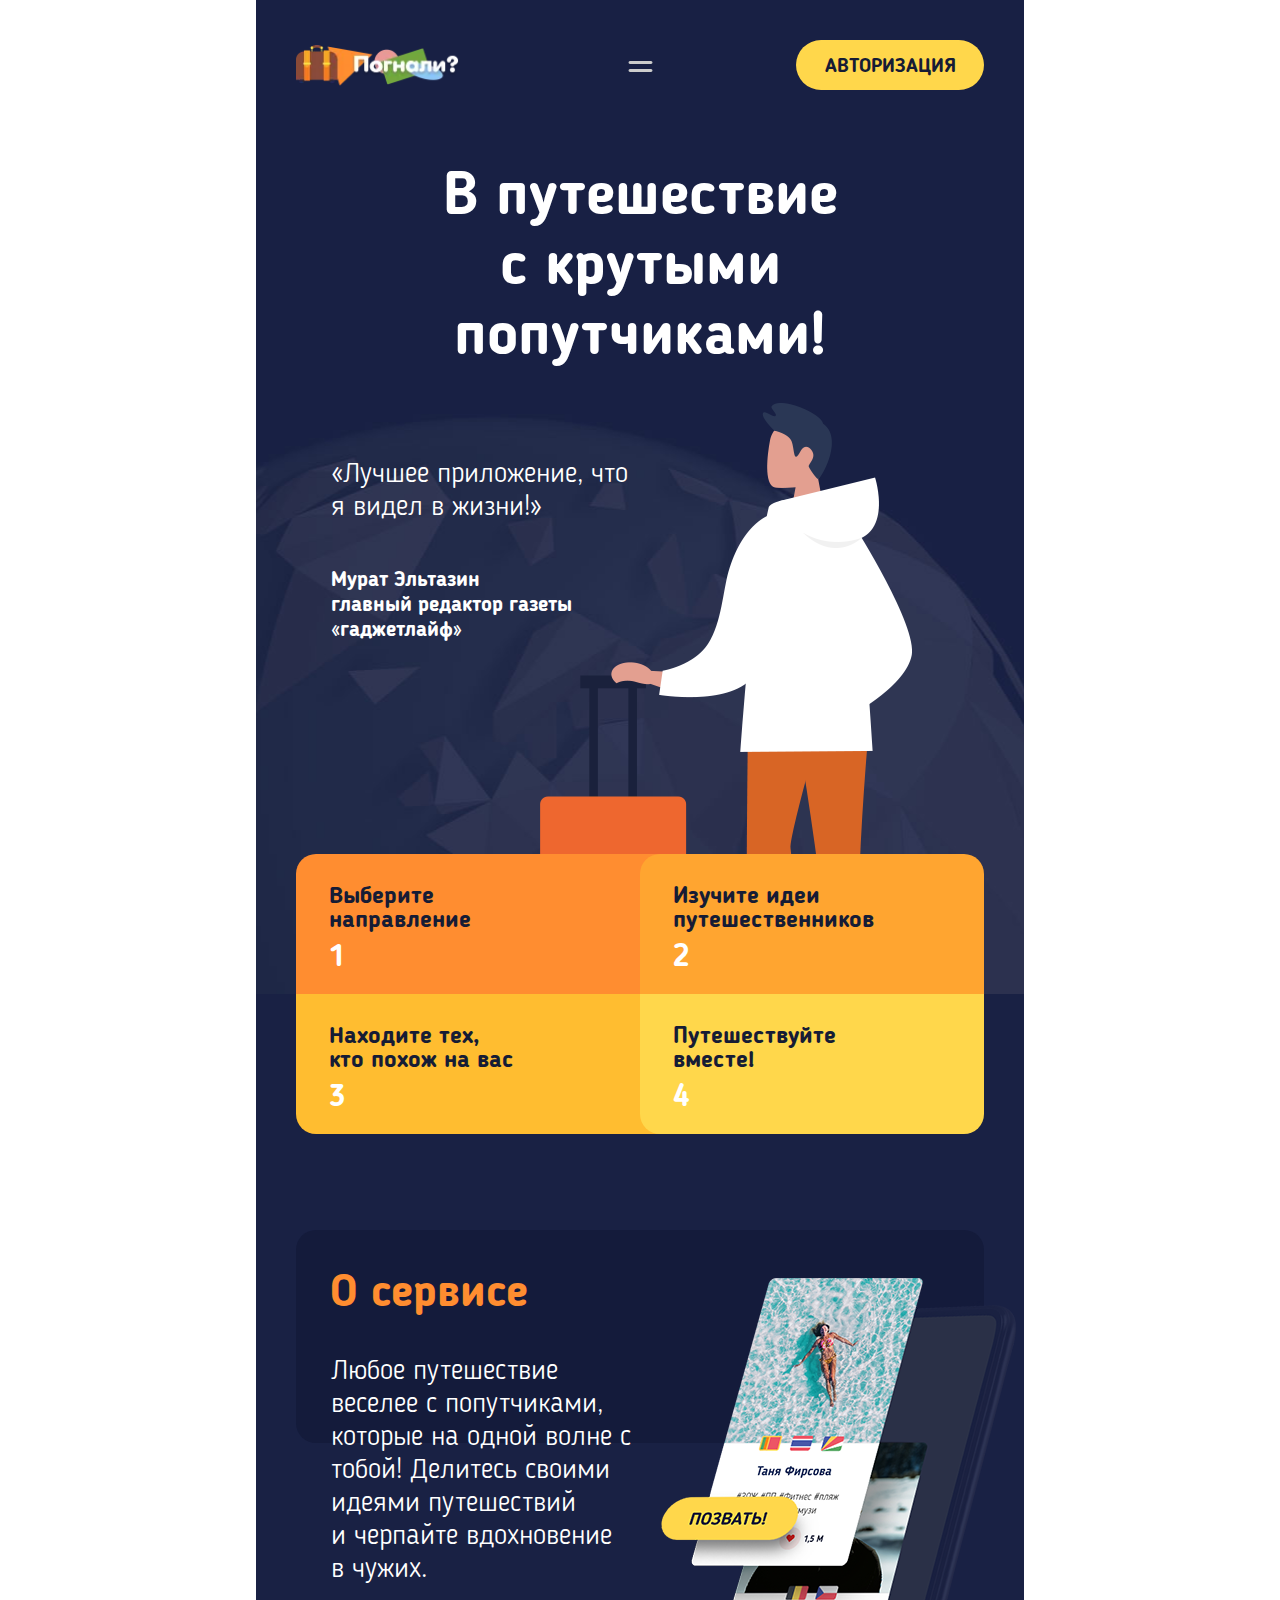
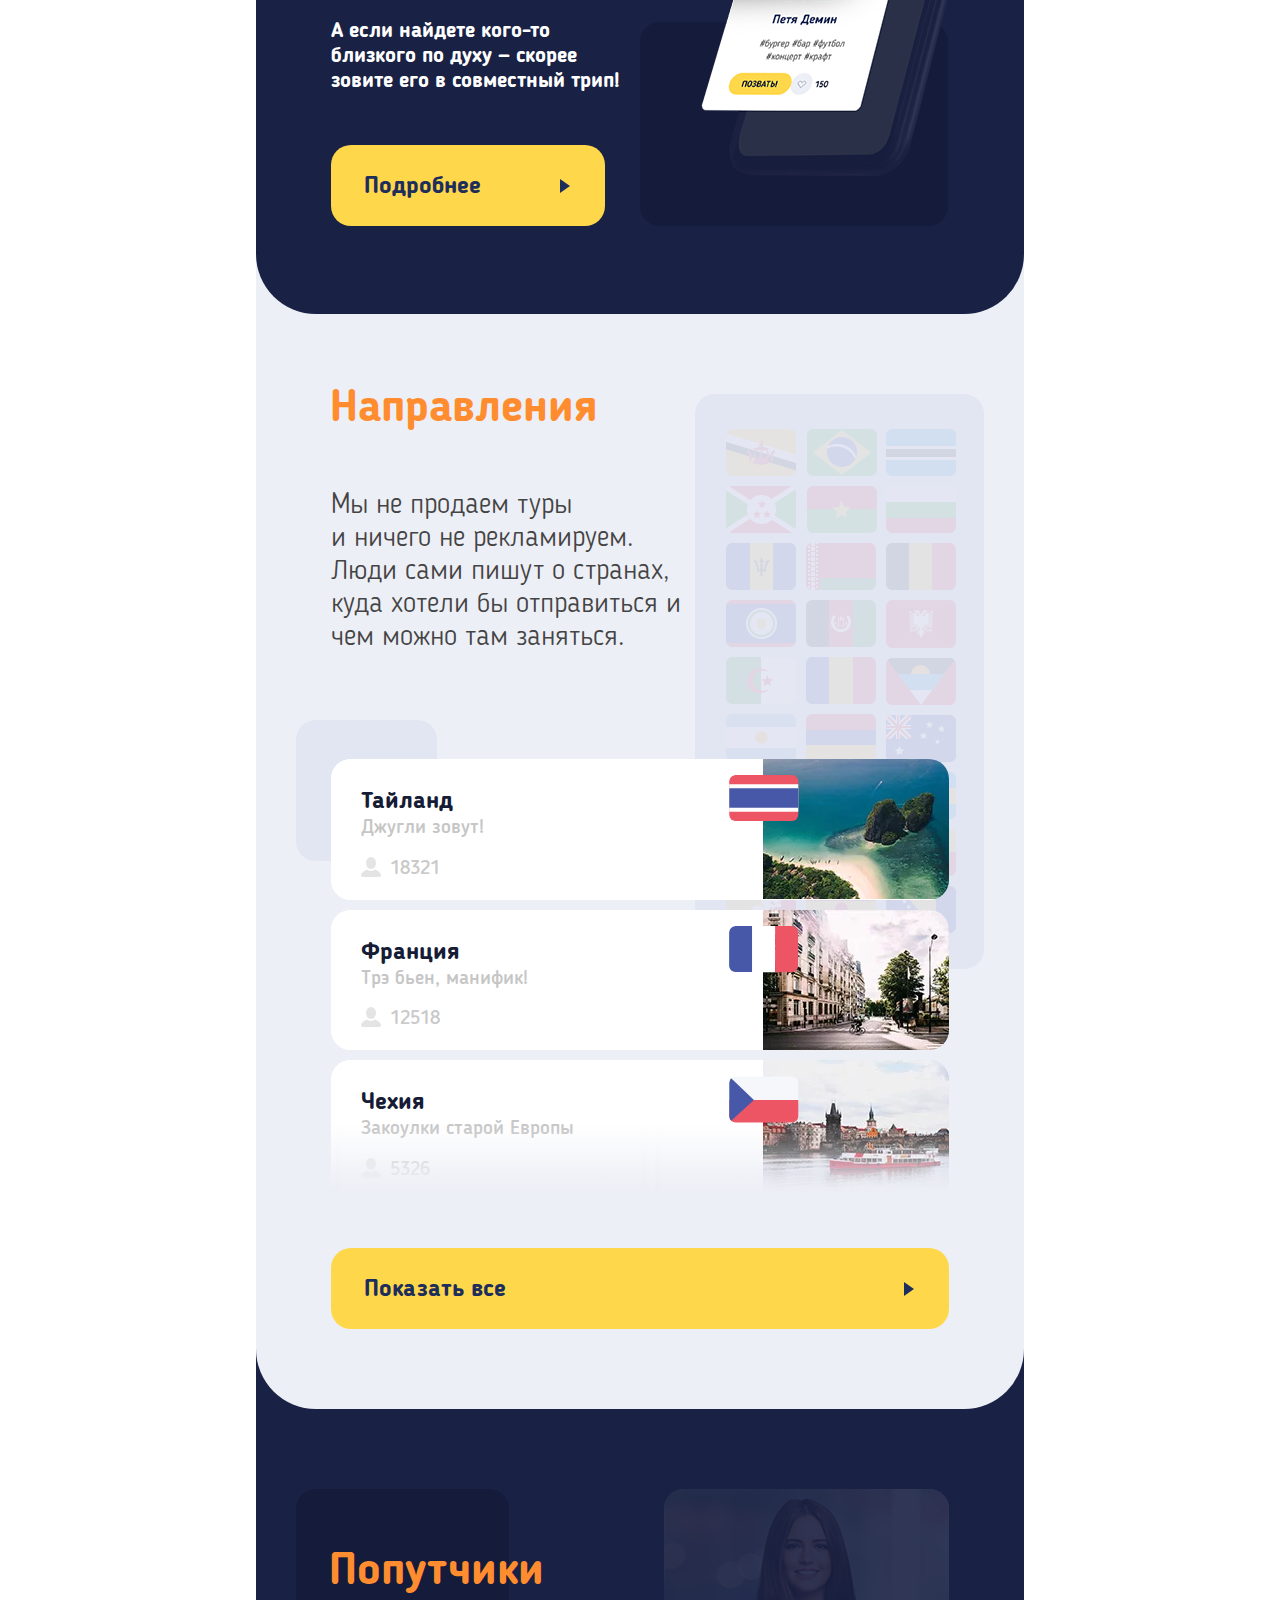
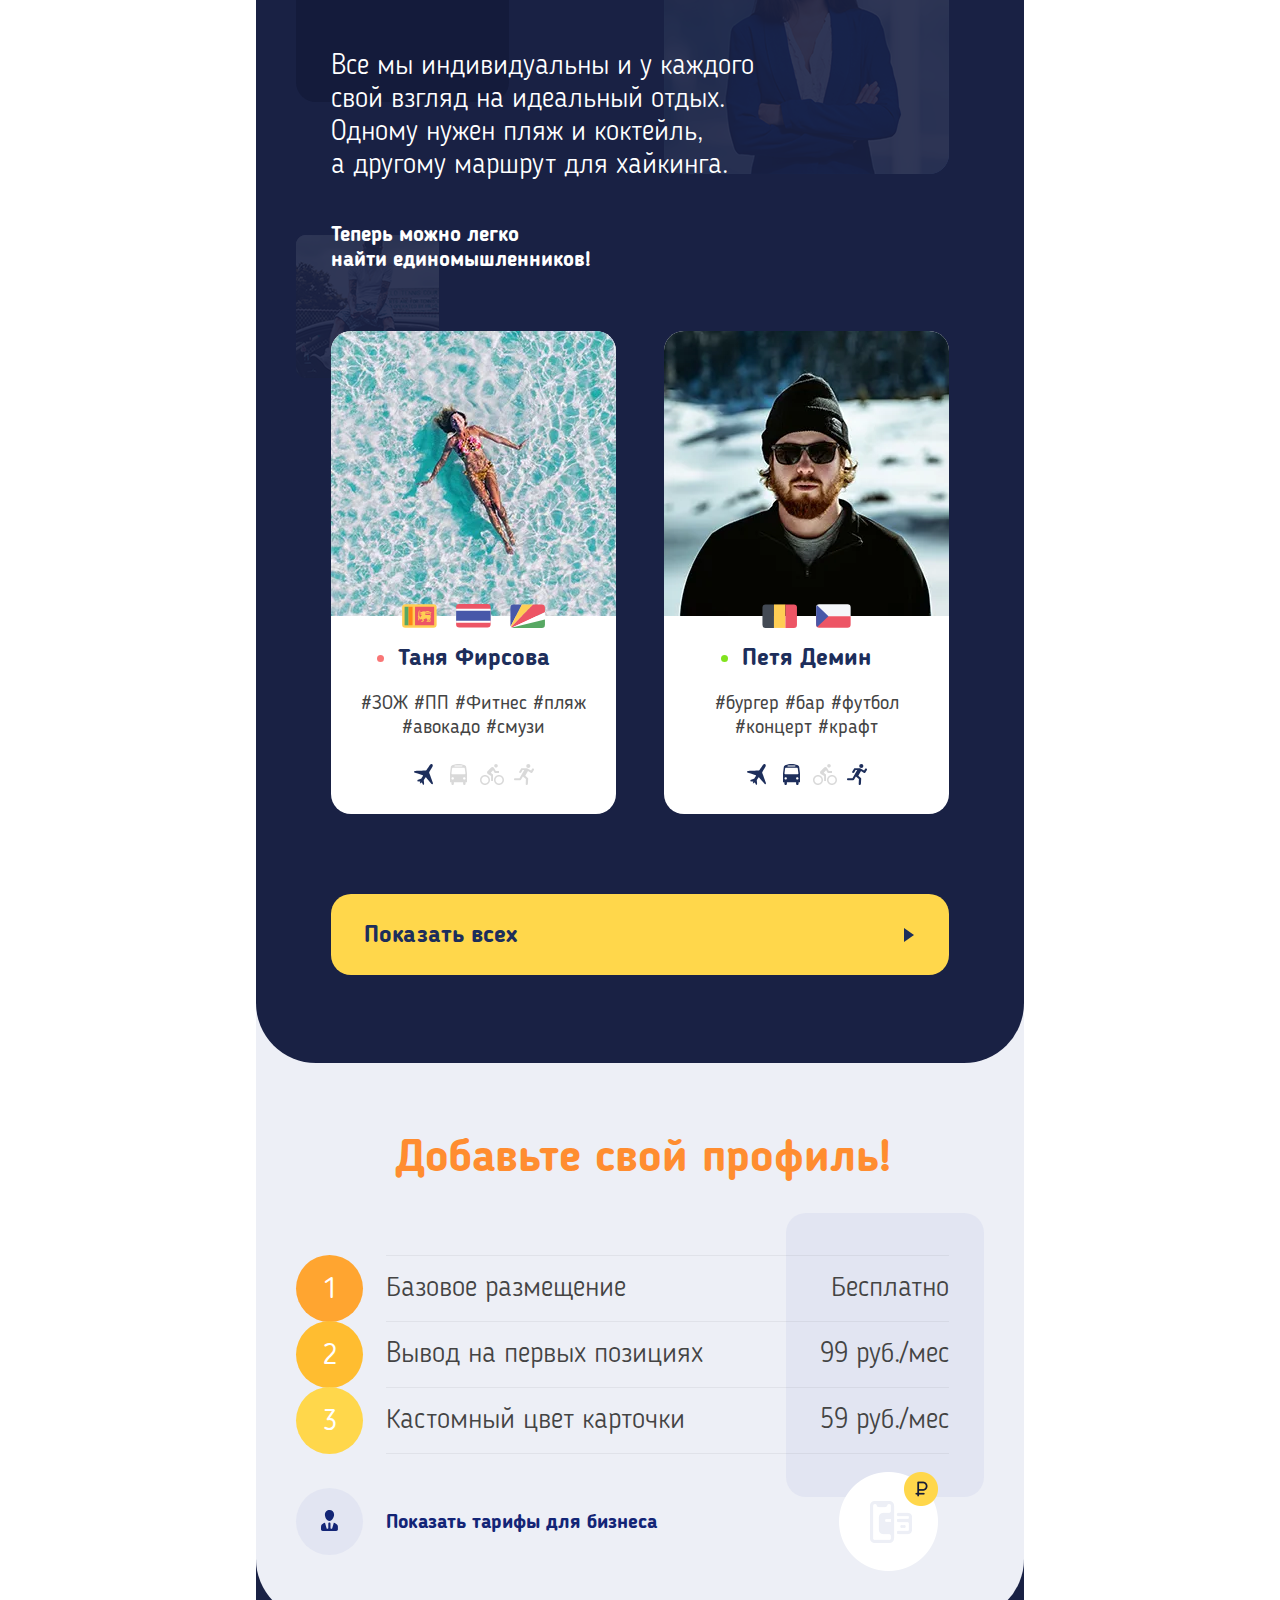
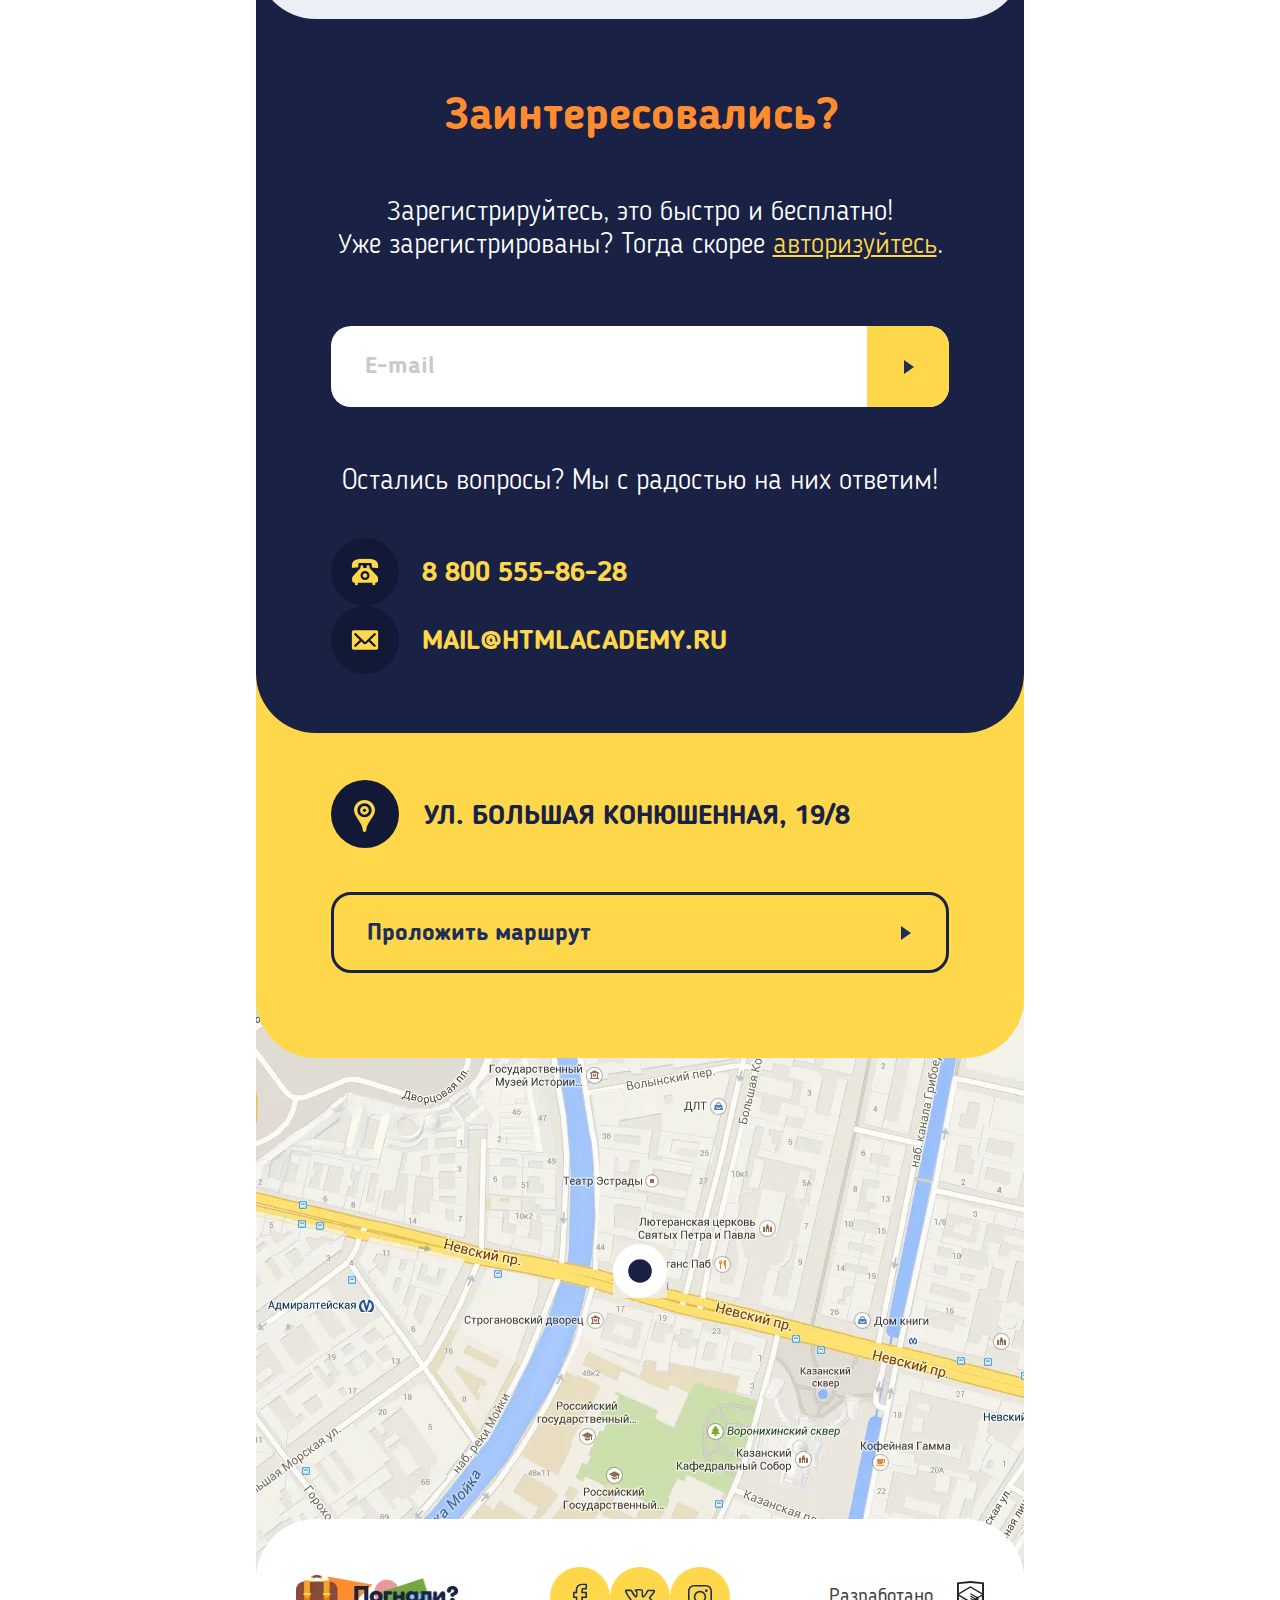
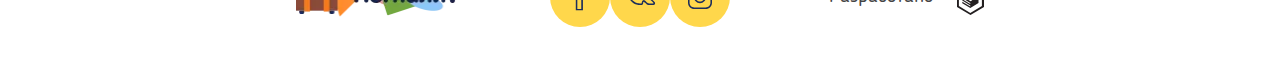
<file: index.html>
<!DOCTYPE html>
<html lang="ru">
  <head>
    <meta charset="utf-8">
    <title>HTML Academy: Погнали</title>
    <meta name="viewport" content="width=device-width,initial-scale=1">
    <meta name="format-detection" content="telephone=no">
    <link rel="stylesheet" href="css/style.min.css">
    <link rel="preload" href="css/style.min.css" as="style">
    <link rel="preload" href="fonts/bloggersans.woff2" as="font">
    <link rel="preload" href="fonts/bloggersans-bold.woff2" as="font">
    <link rel="preload" href="fonts/bloggersans-light.woff2" as="font">
    <link rel="preload" href="fonts/bloggersans-medium.woff2" as="font">
    <script>
      // Picture element HTML5 shiv
      document.createElement( "picture" );
    </script>
    <script src="js/picturefill.min.js" async=""></script>
  </head>
  <body class="main-body">
    <div style="display: none;">
      <svg xmlns="http://www.w3.org/2000/svg" xmlns:xlink="http://www.w3.org/1999/xlink"><symbol id="icon-bike" viewbox="0 0 24 21"><path d="M16 3.6c1 0 1.8-.8 1.8-1.8S17 0 16 0s-1.8.8-1.8 1.8.8 1.8 1.8 1.8zm3 7.4c-2.8 0-5 2.3-5 5s2.2 5 5 5 5-2.3 5-5-2.2-5-5-5zm0 8.6c-1.9 0-3.5-1.6-3.5-3.5s1.6-3.5 3.5-3.5 3.5 1.6 3.5 3.5-1.6 3.5-3.5 3.5zM14.8 8.9H19V7.1h-3.2l-1.9-3.3c-.3-.5-.8-.8-1.5-.8-.5 0-.9.2-1.2.5L7.5 7.2c-.3.3-.5.7-.5 1.2 0 .6.3 1.2.8 1.5l3.3 2v5H13v-6.5l-2.2-1.7 2.3-2.4 1.7 2.6zM5 11c-2.8 0-5 2.3-5 5s2.2 5 5 5 5-2.3 5-5-2.2-5-5-5zm0 8.6c-1.9 0-3.5-1.6-3.5-3.5s1.6-3.5 3.5-3.5 3.5 1.5 3.5 3.5-1.6 3.5-3.5 3.5z"></path></symbol><symbol id="icon-bus" viewbox="0 0 17 21"><path d="M16.2 3.1c-.2-1.2-1-1.6-2.1-2.1-1.1-.4-3.7-1-5.6-1C6.6 0 4 .6 2.9 1c-1.1.5-1.8.9-2.1 2.1L0 9.5v8.8h1.4v1.4c0 1.7 2.5 1.7 2.5 0v-1.4h9.2v1.4c0 1.7 2.5 1.7 2.5 0v-1.4H17V9.5l-.8-6.4zM5 1.6h7c.7 0 .7 1 0 1H5c-.7.1-.7-1 0-1zm-2.3 14c-.6 0-1.2-.5-1.2-1.2s.5-1.2 1.2-1.2c.6 0 1.2.5 1.2 1.2-.1.6-.6 1.2-1.2 1.2zm5.7-5.4H2.2c-.6 0-.7-.4-.7-.9l.6-4.7c.1-.6.3-.9 1-.9h10.7c.7 0 .9.4 1 .9l.6 4.7c.1.4-.1.9-.7.9H8.4zm5.9 5.4c-.6 0-1.2-.5-1.2-1.2s.5-1.2 1.2-1.2c.6 0 1.2.5 1.2 1.2 0 .6-.5 1.2-1.2 1.2z"></path></symbol><symbol id="icon-contacts-mail" viewbox="0 0 36 26"><path d="M0 23c0 1.6 1.3 3 3 3h30c1.7 0 3-1.3 3-3V3c0-1.6-1.3-3-3-3H3C1.3 0 0 1.3 0 3v20zm11-10L4.2 6.2c-.6-.6-.6-1.5 0-2 .6-.6 1.5-.6 2.1 0l11 10.9c.4.4 1.2.4 1.6 0l11-10.9c.6-.6 1.5-.6 2.1 0 .6.6.6 1.5 0 2L25 13l6.9 6.8c.6.6.6 1.5 0 2-.6.6-1.5.6-2.1 0L22.9 15s-2.1 2.2-2.5 2.5c-.6.6-1.4 1-2.4 1-.9 0-1.8-.4-2.4-1L13.1 15l-6.9 6.8c-.6.6-1.5.6-2.1 0-.6-.6-.6-1.5 0-2L11 13z"></path></symbol><symbol id="icon-contacts-phone" viewbox="0 0 36 36"><path d="M18 0C11.6 0 5.2 1.1 2.8 3.4.9 5.3.2 8.7 0 10.8v.3c0 .8.7 1.5 1.5 1.5.1 0 3.7-.3 5.9-.5h.2c.8 0 1.5-.7 1.5-1.5v-3C9 6.7 9.7 6 10.7 6h14.7c.8 0 1.6.7 1.6 1.7v3c0 .8.7 1.5 1.5 1.5h.2c2.2.2 5.8.5 5.9.5.8 0 1.5-.7 1.5-1.5v-.3c-.2-2.1-.9-5.5-2.8-7.4C30.8 1.1 24.4 0 18 0zm0 19.5c-1.7 0-3 1.3-3 3s1.3 3 3 3 3-1.3 3-3-1.3-3-3-3zm-2.3-6.8v-1.9c0-1-.8-1.9-1.9-1.9s-1.8.9-1.8 2v1.9L1.9 23.6c-.7.7-1.1 1.6-1.1 2.7v3c0 1.7 1.3 3 3 3h.8v1.9c0 1 .8 1.9 1.9 1.9s1.9-.8 1.9-1.9v-1.9h19.5v1.9c0 1 .8 1.9 1.9 1.9 1 0 1.9-.8 1.9-1.9v-1.9h.8c1.7 0 3-1.3 3-3v-3c0-1.1-.4-2-1.1-2.7L24 12.7v-1.9c0-1-.8-1.9-1.9-1.9s-1.9.8-1.9 1.9v1.9h-4.5zm2.3 3.8c3.3 0 6 2.7 6 6s-2.7 6-6 6-6-2.7-6-6 2.7-6 6-6z"></path></symbol><symbol id="icon-facebook" viewbox="0 0 11 21"><path d="M7.8 21H2.2v-9.8H0V6.4h2.1c-.1-2.2.3-3.8 1.3-4.9C4.2.6 5.5.1 7.1 0H11v4.7H7.9c-.1.2-.2.8-.2 1.7H11v4.8H7.8V21zm-4.4-1.1h3.1v-9.8h3.2V7.5H6.5v-.6c0-1.5 0-2.9.8-3.4l.2-.1h2.3V1.1H7.1c-1.2.1-2.2.5-2.8 1.2-.8.9-1.1 2.5-.9 4.6l.1.6H1.2v2.6h2.2v9.8z"></path></symbol><symbol id="icon-htmlacademy" viewbox="0 0 27 34"><path d="M13.6 0h-.2L0 1.4V26l13.5 8L27 26V1.4L13.6 0zm5.7 16.8l-.9.5-5-3v1.4l3.8 2.3-.8.5-3-1.8v1.4l1.9 1.1-1.8 1.1L2 13.6l11.4-6.8L25 13.5l-4.5 2.6-7.1-4.2v1.4l5.9 3.5zM1.9 15.1l11.4 6.8v1l-8-4.7v1.4l8 4.8v1.1l-8-4.7v1.4l8 4.8 8.2-4.9V17l3.4-2v10l-11.6 6.9-11.4-7v-9.8zm0-3v-9l11.6-1.2 11.6 1.2v9L13.5 5.3v-.1h-.2v.1L1.9 12.1z" fill="#231f20"></path></symbol><symbol id="icon-instagram" viewbox="0 0 23 23"><path d="M17 1.5c2.5 0 4.5 2 4.5 4.5v11c0 2.5-2 4.5-4.5 4.5H6c-2.5 0-4.5-2-4.5-4.5V6c0-2.5 2-4.5 4.5-4.5h11M17 0H6C2.7 0 0 2.7 0 6v11c0 3.3 2.7 6 6 6h11c3.3 0 6-2.7 6-6V6c0-3.3-2.7-6-6-6z"></path><path d="M11.5 7.1c2.4 0 4.4 2 4.4 4.4 0 2.4-2 4.4-4.4 4.4-2.4 0-4.4-2-4.4-4.4 0-2.4 2-4.4 4.4-4.4m0-1.5c-3.3 0-5.9 2.7-5.9 5.9s2.7 5.9 5.9 5.9 5.9-2.7 5.9-5.9-2.6-5.9-5.9-5.9z"></path><circle cx="17.6" cy="5.4" r="1.3"></circle></symbol><symbol id="icon-menu-close-mobile" viewbox="0 0 19 19">
  <path d="M10.88 9.5l7.83-7.83A1 1 0 0 0 17.33.29L9.5 8.12 1.67.29A1 1 0 0 0 .29 1.67L8.12 9.5.29 17.33a1 1 0 0 0 0 1.38 1 1 0 0 0 1.38 0l7.83-7.83 7.83 7.83a1 1 0 0 0 1.38 0 1 1 0 0 0 0-1.38z"></path>
</symbol><symbol id="icon-menu-close-tablet" viewbox="0 0 18 18">
  <path d="M10.31 9l7.42-7.42A.93.93 0 0 0 16.42.27L9 7.69 1.58.27A.93.93 0 0 0 .27 1.58L7.69 9 .27 16.42a.93.93 0 0 0 0 1.31.93.93 0 0 0 1.31 0L9 10.31l7.42 7.42a.93.93 0 0 0 1.31 0 .93.93 0 0 0 0-1.31z"></path>
</symbol><symbol id="icon-menu-mobile" viewbox="0 0 25 11">
  <path d="M1.5 3h22A1.54 1.54 0 0 0 25 1.5 1.54 1.54 0 0 0 23.5 0h-22A1.54 1.54 0 0 0 0 1.5 1.54 1.54 0 0 0 1.5 3zM23.5 8h-22a1.5 1.5 0 0 0 0 3h22a1.5 1.5 0 0 0 0-3z"></path>
</symbol><symbol id="icon-menu-tablet" viewbox="0 0 24 11">
  <path d="M24 1.5A1.54 1.54 0 0 1 22.5 3h-21A1.54 1.54 0 0 1 0 1.5 1.54 1.54 0 0 1 1.5 0h21A1.54 1.54 0 0 1 24 1.5zM24 9.5a1.54 1.54 0 0 1-1.5 1.5h-21A1.54 1.54 0 0 1 0 9.5 1.54 1.54 0 0 1 1.5 8h21A1.54 1.54 0 0 1 24 9.5z"></path>
</symbol><symbol id="icon-month-arrow-left" viewbox="0 0 18 34"><path d="M3.6 17l14-14.4c.6-.6.6-1.6 0-2.1-.6-.6-1.5-.6-2.1 0L.4 15.9c-.6.6-.6 1.6 0 2.1l15.1 15.5c.3.3.7.4 1 .4s.8-.1 1-.4c.6-.6.6-1.6 0-2.1L3.6 17z"></path></symbol><symbol id="icon-month-arrow-right" viewbox="0 0 18 34"><path d="M14.4 17L.4 2.6C-.1 2-.1 1 .4.4 1-.2 1.9-.2 2.5.4l15.1 15.5c.6.6.6 1.6 0 2.1L2.5 33.6c-.3.3-.7.4-1 .4s-.8-.1-1-.4c-.6-.6-.6-1.6 0-2.1L14.4 17z"></path></symbol><symbol id="icon-plane" viewbox="0 0 19 21"><path d="M18.9 18.9c-.1-.3-3.7-10.1-3.7-10.1-.1-.5.1-.7.3-1.1 0 0 2.1-3.5 2.8-4.6.7-1.2.6-2.3-.1-2.8s-1.7-.1-2.5 1-3 4.5-3 4.5c-.3.4-.4.7-.9.8-.1-.1-10.3.4-10.6.4-.3 0-.7.1-1 .6-.4.7-.2.9.2 1 0 0 8 2.6 8.3 2.7.3 0 .3.2.2.6-.2.4-1.4 2.3-1.6 2.6-.1.2-.2.2-.4.3l-2.8 1c-.1 0-.3.1-.4.3l-.4.6c-.2.3-.1.5.2.5.3.1 2.1.2 2.1.2s.3.1.4.1c.2.1.4.3.2.6-.3.6-.4 1.2-.2 1.3s.6-.2 1-.7c.2-.3.4-.2.6 0 .2-.1.4.1.4.1s.8 1.6 1 1.9c.2.3.4.3.6 0l.4-.6c.1-.1.1-.3.1-.5l-.3-3.1c0-.2 0-.2.1-.5.1-.2 1.4-2.2 1.6-2.5.2-.3.4-.3.6-.1.2.2 5.7 6.7 5.7 6.7.3.3.5.4.9-.2.4-.4.3-.8.2-1z"></path></symbol><symbol id="icon-run" viewbox="0 0 20 21"><ellipse cx="14.3" cy="2" rx="2.1" ry="2"></ellipse><path d="M19.4 4.6c-.5-.2-1.2-.1-1.4.4l-.9 1.6L13 4.3c-.2-.1-.3-.1-.6-.1H7.9c-.4 0-.7.1-.9.5L5.3 7.6c-.3.5-.1 1.1.4 1.3.2.1.4.1.5.1.4 0 .8-.2 1-.5l1.4-2.4h1.6l-4.7 8.1H1.1c-.6 0-1.1.4-1.1 1s.5 1 1.1 1h5c.4 0 .7-.2.9-.5l1.9-3.2 3 2.6-.2 4.9c-.1.5.4 1 1 1h.1c.6 0 1-.4 1.1-.9l.3-5.4c0-.3-.1-.6-.3-.8l-2.6-2.2L14 7.1l3.1 1.8c0 .1.4.2.6.1.3-.1.5-.2.7-.5L19.9 6c.3-.5.1-1.1-.5-1.4z"></path></symbol><symbol id="icon-small-cross" viewbox="0 0 9 9"><path d="M5.2 4.5L8.9.8c.1-.2.1-.5 0-.7s-.5-.1-.7 0L4.5 3.8.8.1C.6 0 .3 0 .1.1S0 .6.1.8l3.7 3.7L.1 8.2c-.1.2-.1.5 0 .7.1.1.3.1.4.1s.2 0 .3-.1l3.7-3.7 3.7 3.7c.1.1.2.1.3.1s.2 0 .3-.1c.2-.2.2-.5.1-.7L5.2 4.5z"></path></symbol><symbol id="icon-topmenu-mail" viewbox="0 0 18 14"><path d="M14.9 1.8c1.2-1 .9-1.8-.7-1.8H3.7c-1.5 0-1.8.8-.6 1.8l3.7 3.1c1.2 1 3.2 1 4.4 0l3.7-3.1z"></path><path d="M11.9 7.1c-1.2 1-2.2 1.8-2.2 1.8-.1.1-.2.1-.3.1h-.1c-.1.1-.2.1-.3.1-.1 0-.2 0-.3-.1h-.1c-.1 0-.2 0-.3-.1 0 0-1-.8-2.2-1.8L2.2 3.8C1 2.8 0 3.3 0 4.8v6.3C0 12.7 1.3 14 2.8 14h12.3c1.6 0 2.8-1.3 2.8-2.8V4.8c0-1.6-1-2-2.2-1l-3.8 3.3z"></path></symbol><symbol id="icon-topmenu-phone" viewbox="0 0 18 18"><path d="M12.6 18h-.8c-3.6-.4-6.2-2.1-8.1-4.3C1.8 11.6.3 8.8 0 5V4c.1-.7.4-1.1.8-1.5C1.2 2 2 1.4 2.6 1.3c.5 0 1.3.3 1.6.8.3.4.4 1.2.6 1.8.1.6.4 1.4.4 2-.2.9-1.3 1.3-1.7 1.9 1.1 2.8 3 4.8 5.4 6.2.6-.3 1.2-1.4 2-1.4.3 0 .7.2 1 .3.3.1.6.2 1 .4.5.2 1.4.5 1.7.9.3.4.5 1.2.4 1.7-.1.8-1.6 1.8-2.4 2.1z"></path><path d="M9.1 1.1c4.3 0 7.8 3.6 7.8 8H18c0-5-4-9.1-8.9-9.1v1.1zm0 5.8V8c.6 0 1 .5 1 1.1h1.1c0-1.2-.9-2.2-2.1-2.2z"></path><path d="M9.1 4.6c2.4 0 4.4 2 4.4 4.5h1.2c0-3.1-2.5-5.7-5.5-5.7v1.2h-.1z"></path></symbol><symbol id="icon-vk" viewbox="0 0 30 15.8"><path d="M23.9 15.8c-.4 0-1.2-.1-2.1-.6-.6-.4-1.2-1-1.8-1.5-.4-.4-1.2-1.2-1.4-1.2-.3.1-.5.9-.5 1.6 0 .1 0 .8-.5 1.2-.4.4-1.1.5-1.2.5h-1.9c-1 0-4.4-.2-7.4-3C3.4 9.4.3 3 .1 2.7 0 2.2-.1 1.5.3 1.1.7.7 1.4.6 1.7.6h4.2c.1 0 .6.1 1 .3.4.2.6.7.6.7S8.1 3 9 4.3c1.3 2 1.9 2.5 2.1 2.6.2-.4.3-1.7.2-2.9 0-.5-.1-1.1-.3-1.3-.1-.1-.4-.3-.8-.3l-.7-.6c-.1-.7.6-1.2 1.1-1.4.7-.3 1.8-.4 3.1-.4h.7c1.2 0 1.6.1 2.1.2 1.7.4 1.6 1.7 1.6 3.3v2.1c0 .4 0 1 .1 1.3.2-.1.9-.7 2.1-2.5.8-1.2 1.4-2.5 1.5-2.8.2-.4.6-.9 1.6-.9h4.7c1 0 1.6.3 1.8.9.3.6.2 1.7-2.4 4.6-.4.4-.7.8-1 1.1-.6.7-1.2 1.4-1.2 1.6.1.1.7.6 1.3 1.1 1.5 1.2 2.5 2.3 3 3.1.5.8.4 1.3.3 1.7-.4.9-1.6 1-1.9 1h-4.1zm-5.3-4.9c.9 0 1.7.8 2.5 1.6.5.5 1 1 1.5 1.3.7.4 1.3.4 1.4.4h3.9c.2 0 .4-.1.5-.1 0 0 0-.1-.1-.2-.4-.7-1.4-1.7-2.7-2.7-1.2-1-1.8-1.5-1.9-2.2-.1-.8.5-1.4 1.6-2.7.3-.3.6-.7 1-1.1 1.6-1.8 2-2.6 2.1-3h-5.3c-.2.4-.8 1.8-1.6 3-1.9 2.8-2.8 3.2-3.4 3.2-.2 0-.4 0-.6-.1-1-.6-1-1.8-.9-2.8V3.4c.1-1.7 0-1.7-.4-1.8-.4-.1-.7-.1-1.9-.2h-.7c-.6 0-1.3 0-1.9.1l.3.3c.6.7.6 2 .6 2.2.1 1.6.1 3.8-1 4.3-.2.1-.4.1-.6.1-.9 0-1.9-.9-3.4-3.3-.8-1.2-1.5-2.7-1.5-2.8L6 2.2c-.1 0-.2-.1-.3-.1H1.6c.6 1.2 3.4 6.6 6.5 9.5 2.7 2.5 5.8 2.6 6.4 2.6h1.9s.2-.1.3-.1V14c0-.3 0-2.6 1.6-3 .1-.1.2-.1.3-.1z"></path></symbol></svg>
    </div>
    <header class="page-header">
      <div class="page-header__container">
        <div class="page-header__inner">
          <nav class="page-header__main-nav main-nav main-nav--closed main-nav--nojs">
            <a class="main-nav__logo">
              <picture>
                <source type="image/webp" media="(min-width: 1440px)" srcset="img/logo-desktop-blue@1x.webp 1x, img/logo-desktop-blue@2x.webp 2x">
                <source type="image/webp" media="(min-width: 768px)" srcset="img/logo-tablet-blue@1x.webp 1x, img/logo-tablet-blue@2x.webp 2x">
                <source type="image/webp" srcset="img/logo-mobile-blue@1x.webp 1x, img/logo-mobile-blue@2x.webp 2x">
                <source media="(min-width: 1440px)" srcset="img/logo-desktop-blue@1x.png 1x, img/logo-desktop-blue@2x.png 2x">
                <source media="(min-width: 768px)" srcset="img/logo-tablet-blue@1x.png 1x, img/logo-tablet-blue@2x.png 2x">
                <img class="main-nav__logo-image main-nav__logo-image--blue" src="img/logo-mobile-blue@1x.png" srcset="img/logo-mobile-blue@2x.png 2x" alt="Погнали?">
              </picture>
              <picture>
                <source type="image/webp" media="(min-width: 1440px)" srcset="img/logo-desktop-white@1x.webp 1x, img/logo-desktop-white@2x.webp 2x">
                <source type="image/webp" media="(min-width: 768px)" srcset="img/logo-tablet-white@1x.webp 1x, img/logo-tablet-white@2x.webp 2x">
                <source type="image/webp" srcset="img/logo-mobile-white@1x.webp 1x, img/logo-mobile-white@2x.webp 2x">
                <source media="(min-width: 1440px)" srcset="img/logo-desktop-white@1x.png 1x, img/logo-desktop-white@2x.png 2x">
                <source media="(min-width: 768px)" srcset="img/logo-tablet-white@1x.png 1x, img/logo-tablet-white@2x.png 2x">
                <img class="main-nav__logo-image main-nav__logo-image--white" src="img/logo-mobile-white@1x.png" srcset="img/logo-mobile-white@2x.png 2x" alt="Погнали?">
              </picture>
            </a>
            <button class="main-nav__toggle" type="button">
              <span class="visually-hidden">Меню</span>
              <svg class="main-nav__toggle-icon main-nav__toggle-icon--menu-mobile" width="25" height="11">
                <use xlink:href="#icon-menu-mobile"></use>
              </svg>
              <svg class="main-nav__toggle-icon main-nav__toggle-icon--menu-tablet" width="0" height="0">
                <use xlink:href="#icon-menu-tablet"></use>
              </svg>
              <svg class="main-nav__toggle-icon main-nav__toggle-icon--close-mobile" width="0" height="0">
                <use xlink:href="#icon-menu-close-mobile"></use>
              </svg>
              <svg class="main-nav__toggle-icon main-nav__toggle-icon--close-tablet" width="0" height="0">
                <use xlink:href="#icon-menu-close-tablet"></use>
              </svg>
            </button>
            <ul class="main-nav__site-list site-list">
              <li class="site-list__item  site-list__item--active">
                <a class="site-list__link" href="#">
                  <span class="site-list__text" data-hover="О сервисе">О сервисе</span>
                </a>
              </li>
              <li class="site-list__item">
                <a class="site-list__link" href="form.html">
                  <span class="site-list__text" data-hover="Направления">Направления</span>
                </a>
              </li>
              <li class="site-list__item">
                <a class="site-list__link" href="catalog.html">
                  <span class="site-list__text" data-hover="Попутчики">Попутчики</span>
                </a>
              </li>
            </ul>
            <ul class="main-nav__user-list user-list">
              <li class="user-list__item">
                <a class="btn btn--3 user-list__login" href="#">Авторизация</a>
              </li>
            </ul>
            <ul class="main-nav__contact-list contact-list contact-list--menu">
              <li class="contact-list__item contact-list__item--phone">
                <a class="contact-list__link" href="tel:88005558628">
                  <span class="contact-list__round">
                    <svg class="contact-list__icon contact-list__icon--contacts" width="18" height="18">
                      <use xlink:href="#icon-contacts-phone"></use>
                    </svg>
                    <svg class="contact-list__icon contact-list__icon--topmenu" width="0" height="0">
                      <use xlink:href="#icon-topmenu-phone"></use>
                    </svg>
                  </span>
                  <span class="contact-list__text">8 800 555-86-28</span>
                </a>
              </li>
              <li class="contact-list__item contact-list__item--mail">
                <a class="contact-list__link" href="mailto:mail@htmlacademy.ru">
                  <span class="contact-list__round">
                    <svg class="contact-list__icon contact-list__icon--contacts" width="18" height="13">
                      <use xlink:href="#icon-contacts-mail"></use>
                    </svg>
                    <svg class="contact-list__icon contact-list__icon--topmenu" width="0" height="0">
                      <use xlink:href="#icon-topmenu-mail"></use>
                    </svg>
                  </span>
                  <span class="contact-list__text">mail@htmlacademy.ru</span>
                </a>
              </li>
            </ul>
            <ul class="main-nav__social-list social-list social-list--header">
              <li class="social-list__item">
                <a class="social-list__link social-list__link--header" href="https://facebook.com/" target="_blank" aria-label="Facebook">Facebook
                  <svg class="social-list__img social-list__img--header social-list__img--header--fb" width="11" height="21">
                    <use xlink:href="#icon-facebook"></use>
                  </svg>
                </a>
              </li>
              <li class="social-list__item">
                <a class="social-list__link social-list__link--header" href="https://vk.com/" target="_blank" aria-label="ВКонтакте">ВКонтакте
                  <svg class="social-list__img social-list__img--header social-list__img--header--vk" width="23" height="18">
                    <use xlink:href="#icon-vk"></use>
                  </svg>
                </a>
              </li>
              <li class="social-list__item">
                <a class="social-list__link social-list__link--header" href="https://www.instagram.com/" target="_blank" aria-label="Instagram">Instagram
                  <svg class="social-list__img social-list__img--header social-list__img--header--inst" width="18" height="18">
                    <use xlink:href="#icon-instagram"></use>
                  </svg>
                </a>
              </li>
            </ul>
          </nav>
        </div>
      </div>
    </header>
    <main class="page-main">
      <section class="page-main__item page-main__item--caption caption">
        <h1 class="caption__title">В путешествие <span class="nowrap">с крутыми</span> попутчиками!</h1>
        <ul class="caption__contact-list contact-list contact-list--top-main">
          <li class="contact-list__item contact-list__item--phone">
            <a class="contact-list__link" href="tel:88005558628">
              <span class="contact-list__round">
                <svg class="contact-list__icon" width="18" height="18">
                  <use xlink:href="#icon-topmenu-phone"></use>
                </svg>
              </span>
              <span class="visually-hidden">8 800 555-86-28</span>
            </a>
          </li>
          <li class="contact-list__item contact-list__item--mail">
            <a class="contact-list__link" href="mailto:mail@htmlacademy.ru">
              <span class="contact-list__round">
                <svg class="contact-list__icon" width="18" height="14">
                  <use xlink:href="#icon-topmenu-mail"></use>
                </svg>
              </span>
              <span class="visually-hidden">mail@htmlacademy.ru</span>
            </a>
          </li>
        </ul>
        <ul class="caption__user-list user-list">
          <li class="user-list__item">
            <a class="btn btn--3 user-list__login" href="#">Авторизация</a>
          </li>
        </ul>
        <div class="caption__quote blockquote">
          <q class="blockquote__quote">Лучшее приложение, что я видел в жизни!</q>
          <cite class="blockquote__author">Мурат Эльтазин <span class="nowrap">главный редактор</span> газеты
            «гаджетлайф»</cite>
        </div>
      </section>
      <section class="page-main__item page-main__item--steps steps">
        <h2 class="visually-hidden">Простые шаги</h2>
        <ol class="steps__step-list step-list">
          <li class="step-list__item">Выберите направление</li>
          <li class="step-list__item">Изучите идеи путешественников</li>
          <li class="step-list__item">Находите тех, <span class="nowrap">кто похож на вас</span></li>
          <li class="step-list__item">Путешествуйте вместе!</li>
        </ol>
      </section>
      <section class="page-main__item page-main__item--about-us about-us">
        <div class="about-us__wrapper">
          <h2 class="about-us__title">О сервисе</h2>
          <p class="about-us__text about-us__text--normal">
            Любое путешествие веселее <span class="nowrap-mobile">с попутчиками</span>, которые на одной волне с тобой!
            Делитесь своими идеями путешествий <span class="nowrap-tablet">и черпайте</span> вдохновение
            <span class="nowrap-tablet">в чужих</span>.
          </p>
          <p class="about-us__text about-us__text--bold">
            А если найдете кого-то близкого по духу — скорее зовите <span>его </span>в совместный трип!
          </p>
          <a class="btn btn--1 about-us__all" href="#">Подробнее</a>
        </div>
      </section>
      <section class="page-main__item page-main__item--route route">
        <div class="route__content-wrap">
          <h2 class="route__title">Направления</h2>
          <p class="route__text">
            Мы не продаем туры<br> и ничего не рекламируем.
            Люди сами пишут о странах, куда хотели бы отправиться и чем можно там заняться.
          </p>
        </div>
        <ul class="route__list route-list">
          <li class="route-list__item">
            <div class="route-card route-card--thailand">
              <div class="route-card__img">
                <picture>
                  <source type="image/webp" media="(min-width: 768px)" srcset="img/thailand-desktop@1x.webp 1x, img/thailand-desktop@2x.webp 2x">
                  <source type="image/webp" srcset="img/thailand-mobile@1x.webp 1x, img/thailand-mobile@2x.webp 2x">
                  <source media="(min-width: 768px)" srcset="img/thailand-desktop@1x.jpg 1x, img/thailand-desktop@2x.jpg 2x">
                  <img src="img/thailand-mobile@1x.jpg" srcset="img/thailand-mobile@2x.jpg 2x" alt="Тайланд">
                </picture>
              </div>
              <div class="route-card__wrapper route-card__wrapper--thailand">
                <h3 class="route-card__country">Тайланд</h3>
                <p class="route-card__user-quantity">18321</p>
                <p class="route-card__text">Джугли зовут!</p>
              </div>
            </div>
          </li>
          <li class="route-list__item">
            <div class="route-card route-card--thailand">
              <div class="route-card__img">
                <picture>
                  <source type="image/webp" media="(min-width: 768px)" srcset="img/france-desktop@1x.webp 1x, img/france-desktop@2x.webp 2x">
                  <source type="image/webp" srcset="img/france-mobile@1x.webp 1x, img/france-mobile@2x.webp 2x">
                  <source media="(min-width: 768px)" srcset="img/france-desktop@1x.jpg 1x, img/france-desktop@2x.jpg 2x">
                  <img src="img/france-mobile@1x.jpg" srcset="img/france-mobile@2x.jpg 2x" alt="Франция">
                </picture>
              </div>
              <div class="route-card__wrapper route-card__wrapper--france">
                <h3 class="route-card__country">Франция</h3>
                <p class="route-card__user-quantity">12518</p>
                <p class="route-card__text">Трэ бьен, манифик!</p>
              </div>
            </div>
          </li>
          <li class="route-list__item">
            <div class="route-card route-card--thailand">
              <div class="route-card__img">
                <picture>
                  <source type="image/webp" media="(min-width: 768px)" srcset="img/czech-desktop@1x.webp 1x, img/czech-desktop@2x.webp 2x">
                  <source type="image/webp" srcset="img/czech-mobile@1x.webp 1x, img/czech-mobile@2x.webp 2x">
                  <source media="(min-width: 768px)" srcset="img/czech-desktop@1x.jpg 1x, img/czech-desktop@2x.jpg 2x">
                  <img src="img/czech-mobile@1x.jpg" srcset="img/czech-mobile@2x.jpg 2x" alt="Чехия">
                </picture>
              </div>
              <div class="route-card__wrapper route-card__wrapper--czech">
                <h3 class="route-card__country">Чехия</h3>
                <p class="route-card__user-quantity">5326</p>
                <p class="route-card__text">Закоулки старой Европы</p>
              </div>
            </div>
          </li>
        </ul>
        <a class="btn btn--1 route__all" href="form.html">Показать все</a>
      </section>
      <section class="page-main__item page-main__item--follow-traveler follow-traveler follow-traveler--main">
        <div class="follow-traveler__content-wrap">
          <h2 class="follow-traveler__title">Попутчики</h2>
          <p class="follow-traveler__text follow-traveler__text--normal">
            Все мы индивидуальны и у каждого свой взгляд на идеальный отдых. Одному нужен пляж и коктейль,<br>
            а другому маршрут для хайкинга.
          </p>
          <p class="follow-traveler__text follow-traveler__text--bold">
            Теперь можно легко<br> найти единомышленников!
          </p>
        </div>
        <ul class="follow-traveler__list traveler-list traveler-list--main">
          <li class="traveler-list__item">
            <div class="traveler-card traveler-card--main">
              <a class="traveler-card__name traveler-card__name--inactive" href="#">Таня<br> Фирсова</a>
              <div class="traveler-card__img-wrap traveler-card__img-wrap--firsova">
                <picture>
                  <source type="image/webp" srcset="img/firsova-desktop@1x.webp 1x, img/firsova-desktop@2x.webp 2x">
                  <img class="traveler-card__image" src="img/firsova-desktop@1x.jpg" srcset="img/firsova-desktop@2x.jpg 2x" alt="Путешественник">
                </picture>
              </div>
              <div class="traveler-card__level-wrap">
                <h4 class="traveler-card__subtitle visually-hidden">Левел:</h4>
                <div class="traveler-card__level level level--main level--97">
                  <svg class="level__svg-image" width="60" height="60" viewBox="0 0 100 100" version="1.1" xmlns="http://www.w3.org/2000/svg">
                    <circle r="50" cx="50" cy="50"></circle>
                  </svg>
                  <div class="level__content">
                    <div class="level__number">99</div>
                    <div class="level__text">level</div>
                  </div>
                </div>
              </div>
              <div class="traveler-card__like-wrap">
                <h4 class="visually-hidden">Рейтинг</h4>
                <form class="traveler-card__like-form" action="https://echo.htmlacademy.ru">
                  <label class="traveler-card__label">
                    <input class="visually-hidden traveler-card__like-checkbox" type="checkbox" name="like" checked="">
                    <span class="traveler-card__heart"></span>
                    <span class="visually-hidden">Нравится</span>
                  </label>
                  <button class="visually-hidden" type="submit">Отправить</button>
                </form>
                <p class="traveler-card__rate">1,5 m</p>
              </div>
              <div class="traveler-card__tag-wrap">
                <h4 class="visually-hidden">Теги</h4>
                <p class="traveler-card__tag">#ЗОЖ #ПП #Фитнес #пляж #авокадо #смузи</p>
              </div>
              <div class="traveler-card__country-wrap">
                <h4 class="traveler-card__subtitle visually-hidden">Хочет посетить:</h4>
                <ul class="traveler-card__flag-list flag-list flag-list--main">
                  <li class="flag-list__item">
                    <span class="flag-list__img flag-list__img--srilanka"></span>
                    <span class="flag-list__text visually-hidden">Шри-Ланка</span>
                  </li>
                  <li class="flag-list__item">
                    <span class="flag-list__img flag-list__img--thailand"></span>
                    <span class="flag-list__text visually-hidden">Таиланд</span>
                  </li>
                  <li class="flag-list__item">
                    <span class="flag-list__img flag-list__img--seychelles"></span>
                    <span class="flag-list__text visually-hidden">Сейшелы</span>
                  </li>
                </ul>
              </div>
              <div class="traveler-card__transport-wrap">
                <h4 class="traveler-card__subtitle visually-hidden">Транспорт:</h4>
                <ul class="traveler-card__travel-modes travel-modes travel-modes--main">
                  <li class="travel-modes__item travel-modes__item--plane">
                    <label class="travel-modes__label">
                      <input class="visually-hidden travel-modes__checkbox" type="checkbox" disabled="" checked="">
                      <svg class="travel-modes__img travel-modes__img--plane" width="19" height="21">
                        <use xlink:href="#icon-plane"></use>
                      </svg>
                      <span class="travel-modes__text">Авиаперелет</span>
                    </label>
                  </li>
                  <li class="travel-modes__item travel-modes__item--bus">
                    <label class="travel-modes__label">
                      <input class="visually-hidden travel-modes__checkbox" type="checkbox" disabled="">
                      <svg class="travel-modes__img travel-modes__img--bus" width="17" height="21">
                        <use xlink:href="#icon-bus"></use>
                      </svg>
                      <span class="travel-modes__text">Автотранспорт</span>
                    </label>
                  </li>
                  <li class="travel-modes__item travel-modes__item--bike">
                    <label class="travel-modes__label">
                      <input class="visually-hidden travel-modes__checkbox" type="checkbox" disabled="">
                      <svg class="travel-modes__img travel-modes__img--bike" width="24" height="21">
                        <use xlink:href="#icon-bike"></use>
                      </svg>
                      <span class="travel-modes__text">Велосипед</span>
                    </label>
                  </li>
                  <li class="travel-modes__item travel-modes__item--run">
                    <label class="travel-modes__label">
                      <input class="visually-hidden travel-modes__checkbox" type="checkbox" disabled="">
                      <svg class="travel-modes__img travel-modes__img--run" width="20" height="21">
                        <use xlink:href="#icon-run"></use>
                      </svg>
                      <span class="travel-modes__text">Пешком</span>
                    </label>
                  </li>
                </ul>
              </div>
              <button class="btn btn--3 traveler-card__btn">Позвать!</button>
            </div>
          </li>
          <li class="traveler-list__item">
            <div class="traveler-card traveler-card--main">
              <a class="traveler-card__name traveler-card__name--active" href="#">Петя<br> Демин</a>
              <div class="traveler-card__img-wrap traveler-card__img-wrap--demin">
                <picture>
                  <source type="image/webp" srcset="img/demin-desktop@1x.webp 1x, img/demin-desktop@2x.webp 2x">
                  <img class="traveler-card__image" src="img/demin-desktop@1x.jpg" srcset="img/demin-desktop@2x.jpg 2x" alt="Путешественник">
                </picture>
              </div>
              <div class="traveler-card__level-wrap">
                <h4 class="traveler-card__subtitle visually-hidden">Левел:</h4>
                <div class="traveler-card__level level level--main level--80">
                  <svg class="level__svg-image" width="60" height="60" viewBox="0 0 100 100" version="1.1" xmlns="http://www.w3.org/2000/svg">
                    <circle r="50" cx="50" cy="50"></circle>
                  </svg>
                  <div class="level__content">
                    <div class="level__number">80</div>
                    <div class="level__text">level</div>
                  </div>
                </div>
              </div>
              <div class="traveler-card__like-wrap">
                <h4 class="visually-hidden">Рейтинг</h4>
                <form class="traveler-card__like-form" action="https://echo.htmlacademy.ru">
                  <label class="traveler-card__label">
                    <input class="visually-hidden traveler-card__like-checkbox" type="checkbox" name="like" checked="">
                    <span class="traveler-card__heart"></span>
                    <span class="travel-modes__text">Нравится</span>
                  </label>
                  <button class="visually-hidden" type="submit">Отправить</button>
                </form>
                <p class="traveler-card__rate">1,5 m</p>
              </div>
              <div class="traveler-card__tag-wrap">
                <h4 class="visually-hidden">Теги</h4>
                <p class="traveler-card__tag">#бургер #бар #футбол #концерт #крафт</p>
              </div>
              <div class="traveler-card__country-wrap">
                <h4 class="traveler-card__subtitle visually-hidden">Хочет посетить:</h4>
                <ul class="traveler-card__flag-list flag-list flag-list--main">
                  <li class="flag-list__item">
                    <span class="flag-list__img flag-list__img--belgium"></span>
                    <span class="flag-list__text visually-hidden">Бельгия</span>
                  </li>
                  <li class="flag-list__item">
                    <span class="flag-list__img flag-list__img--czech"></span>
                    <span class="flag-list__text visually-hidden">Чехия</span>
                  </li>
                </ul>
              </div>
              <div class="traveler-card__transport-wrap">
                <h4 class="traveler-card__subtitle visually-hidden">Транспорт:</h4>
                <ul class="traveler-card__travel-modes travel-modes travel-modes--main">
                  <li class="travel-modes__item travel-modes__item--plane">
                    <label class="travel-modes__label">
                      <input class="visually-hidden travel-modes__checkbox" type="checkbox" disabled="" checked="">
                      <svg class="travel-modes__img travel-modes__img--plane" width="19" height="21">
                        <use xlink:href="#icon-plane"></use>
                      </svg>
                      <span class="travel-modes__text">Авиаперелет</span>
                    </label>
                  </li>
                  <li class="travel-modes__item travel-modes__item--bus">
                    <label class="travel-modes__label">
                      <input class="visually-hidden travel-modes__checkbox" type="checkbox" disabled="" checked="">
                      <svg class="travel-modes__img travel-modes__img--bus" width="17" height="21">
                        <use xlink:href="#icon-bus"></use>
                      </svg>
                      <span class="travel-modes__text">Автотранспорт</span>
                    </label>
                  </li>
                  <li class="travel-modes__item travel-modes__item--bike">
                    <label class="travel-modes__label">
                      <input class="visually-hidden travel-modes__checkbox" type="checkbox" disabled="">
                      <svg class="travel-modes__img travel-modes__img--bike" width="24" height="21">
                        <use xlink:href="#icon-bike"></use>
                      </svg>
                      <span class="travel-modes__text">Велосипед</span>
                    </label>
                  </li>
                  <li class="travel-modes__item travel-modes__item--run">
                    <label class="travel-modes__label">
                      <input class="visually-hidden travel-modes__checkbox" type="checkbox" disabled="" checked="">
                      <svg class="travel-modes__img travel-modes__img--run" width="20" height="21">
                        <use xlink:href="#icon-run"></use>
                      </svg>
                      <span class="travel-modes__text">Пешком</span>
                    </label>
                  </li>
                </ul>
              </div>
              <button class="btn btn--3 traveler-card__btn">Позвать!</button>
            </div>
          </li>
        </ul>
        <a class="btn btn--1 follow-traveler__all" href="catalog.html">Показать всеx</a>
      </section>
      <section class="page-main__item page-main__item--add-profile add-profile">
        <div class="add-profile__content-wrap">
          <h2 class="add-profile__title">Добавьте свой профиль</h2>
          <ol class="add-profile__price-list price-list price-list--main">
            <li class="price-list__item">
              <p class="price-list__service">Базовое размещение</p>
              <p class="price-list__cost">Бесплатно</p>
            </li>
            <li class="price-list__item">
              <p class="price-list__service">Вывод на первых позициях</p>
              <p class="price-list__cost">99 руб./мес</p>
            </li>
            <li class="price-list__item">
              <p class="price-list__service">Кастомный цвет карточки</p>
              <p class="price-list__cost">59 руб./мес</p>
            </li>
          </ol>
          <a class="add-profile__business-price" href="#">Показать тарифы для бизнеса</a>
        </div>
        <div class="business-price">
          <h3 class="business-price__title">Бизнес-тарифы</h3>
          <ul class="business-price__price-list price-list price-list--business">
            <li class="price-list__item">
              <p class="price-list__service">Реклама у блоггера</p>
              <p class="price-list__cost">300 000 руб./пост</p>
            </li>
            <li class="price-list__item">
              <p class="price-list__service">Накрутка подписчиков</p>
              <p class="price-list__cost">от 1 руб./шт.</p>
            </li>
            <li class="price-list__item">
              <p class="price-list__service">Лайки от ботов</p>
              <p class="price-list__cost">от 20 коп./лайк</p>
            </li>
            <li class="price-list__item">
              <p class="price-list__service">Ваш продакт-плейсмент</p>
              <p class="price-list__cost">Индивидуально</p>
            </li>
          </ul>
          <button class="business-price__close">Закрыть окно</button>
        </div>
      </section>
      <section class="page-main__item page-main__item--user-nav user-nav">
        <h2 class="user-nav__title">Заинтересовались?</h2>
        <p class="user-nav__text">
          Зарегистрируйтесь,<br> это быстро и бесплатно!<br> <span class="nowrap">Уже зарегистрированы?</span> Тогда
          скорее
          <a class="user-nav__authorization" href="#">авторизуйтесь</a>.
        </p>
        <form class="user-nav__form registration" action="https://echo.htmlacademy.ru" method="get">
          <input class="registration__email" id="email" type="email" placeholder="E-mail" value="" required="">
          <label class="visually-hidden" for="email">Авторизация</label>
          <button class="btn btn--1 registration__link" type="submit" aria-label="Перейти на страницу регистрации">
            Регистрация
          </button>
        </form>
        <p class="user-nav__text">
          Остались вопросы?<br> <span class="user-nav__text-mobile">Мы с радостью на них ответим!</span>
          <span class="user-nav__text-desktop">Свяжитесь с нами удобным для вас способом:</span>
        </p>
        <ul class="user-nav__contact contact-list contact-list--bottom-main">
          <li class="contact-list__item contact-list__item--phone">
            <a class="contact-list__link" href="tel:88005558628">
              <span class="contact-list__round">
                <svg class="contact-list__icon" width="18" height="18">
                  <use xlink:href="#icon-contacts-phone"></use>
                </svg>
              </span>
              <span class="contact-list__text">8 800 555-86-28</span>
            </a>
          </li>
          <li class="contact-list__item contact-list__item--mail">
            <a class="contact-list__link" href="mailto:mail@htmlacademy.ru">
              <span class="contact-list__round">
                <svg class="contact-list__icon" width="18" height="13">
                  <use xlink:href="#icon-contacts-mail"></use>
                </svg>
              </span>
              <span class="contact-list__text">mail@htmlacademy.ru</span>
            </a>
          </li>
        </ul>
      </section>
      <section class="page-main__item page-main__item--get-route get-route">
        <h2 class="visually-hidden">Маршрут</h2>
        <address class="get-route__address">ул. Большая Конюшенная, 19/8
          <span class="get-route__image"></span>
        </address>
        <a class="btn btn--2 get-route__link" href="https://www.google.com/maps/dir/%D0%91%D0%BE%D0%BB%D1%8C%D1%88%D0%B0%D1%8F+%D0%9A%D0%BE%D0%BD%D1%8E%D1%88%D0%B5%D0%BD%D0%BD%D0%B0%D1%8F+%D1%83%D0%BB.,+19%2F8,+%D0%A1%D0%B0%D0%BD%D0%BA%D1%82-%D0%9F%D0%B5%D1%82%D0%B5%D1%80%D0%B1%D1%83%D1%80%D0%B3,+191186/%D0%91%D0%B0%D0%BB%D1%82%D0%B8%D0%B9%D1%81%D0%BA%D0%B8%D0%B9+%D0%B2%D0%BE%D0%BA%D0%B7%D0%B0%D0%BB,+%D0%A1%D0%B0%D0%BD%D0%BA%D1%82-%D0%9F%D0%B5%D1%82%D0%B5%D1%80%D0%B1%D1%83%D1%80%D0%B3,+198095/@59.9227601,30.2812033,13z/data=!3m1!4b1!4m13!4m12!1m5!1m1!1s0x4696310fca145cc1:0x42b32648d8238007!2m2!1d30.3230474!2d59.9387165!1m5!1m1!1s0x469630f572fa6f5f:0x9c27fe010b95a0be!2m2!1d30.2986576!2d59.906813" target="_blank">
          Проложить маршрут
        </a>
      </section>
      <section class="page-main__item page-main__item--map map">
        <h2 class="visually-hidden">Карта</h2>
        <picture>
          <source type="image/webp" media="(min-width: 1440px)" srcset="img/map-desktop@1x.webp 1x, img/map-desktop@2x.webp 2x">
          <source type="image/webp" media="(min-width: 768px)" srcset="img/map-tablet@1x.webp 1x, img/map-tablet@2x.webp 2x">
          <source type="image/webp" srcset="img/map-mobile@1x.webp 1x, img/map-mobile@2x.webp 2x">
          <source media="(min-width: 1440px)" srcset="img/map-desktop@1x.jpg 1x, img/map-desktop@2x.jpg 2x">
          <source media="(min-width: 768px)" srcset="img/map-tablet@1x.jpg 1x, img/map-tablet@2x.jpg 2x">
          <img class="map__img" src="img/map-mobile@1x.jpg" srcset="img/map-mobile@2x.jpg 2x" width="320" height="546" alt="ул. Большая Конюшенная, 19/8">
        </picture>
        <iframe class="map__iframe" src="https://www.google.com/maps/embed?pb=!1m18!1m12!1m3!1d1998.6037872533277!2d30.320858716096975!3d59.93871648187614!2m3!1f0!2f0!3f0!3m2!1i1024!2i768!4f13.1!3m3!1m2!1s0x4696310fca145cc1%3A0x42b32648d8238007!2z0JHQvtC70YzRiNCw0Y8g0JrQvtC90Y7RiNC10L3QvdCw0Y8g0YPQuy4sIDE5LzgsINCh0LDQvdC60YIt0J_QtdGC0LXRgNCx0YPRgNCzLCDQoNC-0YHRgdC40Y8sIDE5MTE4Ng!5e0!3m2!1sru!2sua!4v1567064284220!5m2!1sru!2sua" width="600" height="450" allowfullscreen=""></iframe>
      </section>
    </main>
    <footer class="page-footer page-footer--main">
      <a class="page-footer__logo" href="#">
        <picture>
          <source type="image/webp" media="(min-width: 1440px)" srcset="img/logo-desktop-blue@1x.webp 1x, img/logo-desktop-blue@2x.webp 2x">
          <source type="image/webp" media="(min-width: 768px)" srcset="img/logo-tablet-blue@1x.webp 1x, img/logo-tablet-blue@2x.webp 2x">
          <source type="image/webp" srcset="img/logo-mobile-blue@1x.webp 1x, img/logo-mobile-blue@2x.webp 2x">
          <source media="(min-width: 1440px)" srcset="img/logo-desktop-blue@1x.png 1x, img/logo-desktop-blue@2x.png 2x">
          <source media="(min-width: 768px)" srcset="img/logo-tablet-blue@1x.png 1x, img/logo-tablet-blue@2x.png 2x">
          <img class="page-footer__logo-image" src="img/logo-mobile-blue@1x.png" srcset="img/logo-mobile-blue@2x.png 2x" alt="Погнали?">
        </picture>
      </a>
      <ul class="page-footer__social-list social-list">
        <li class="social-list__item">
          <a class="social-list__link social-list__link--footer" href="https://facebook.com/" target="_blank" aria-label="Facebook">Facebook
            <svg class="social-list__img social-list__img--footer social-list__img--footer--fb" width="11" height="21">
              <use xlink:href="#icon-facebook"></use>
            </svg>
          </a>
        </li>
        <li class="social-list__item">
          <a class="social-list__link social-list__link--footer" href="https://vk.com/" target="_blank" aria-label="ВКонтакте">ВКонтакте
            <svg class="social-list__img social-list__img--footer social-list__img--footer--vk" width="23" height="12">
              <use xlink:href="#icon-vk"></use>
            </svg>
          </a>
        </li>
        <li class="social-list__item">
          <a class="social-list__link social-list__link--footer" href="https://www.instagram.com/" target="_blank" aria-label="Instagram">Instagram
            <svg class="social-list__img social-list__img--footer social-list__img--footer--inst" width="18" height="18">
              <use xlink:href="#icon-instagram"></use>
            </svg>
          </a>
        </li>
      </ul>
      <a class="page-footer__copyright copyright" href="https://htmlacademy.ru/intensive/adaptive">
        <span class="copyright__text">Разработано</span>
        <span class="visually-hidden">HTML Academy</span>
        <svg class="copyright__logo" width="27" height="34">
          <use xlink:href="#icon-htmlacademy"></use>
        </svg>
      </a>
    </footer>
    <script src="js/script.js"></script>
  </body>
</html>
</file>
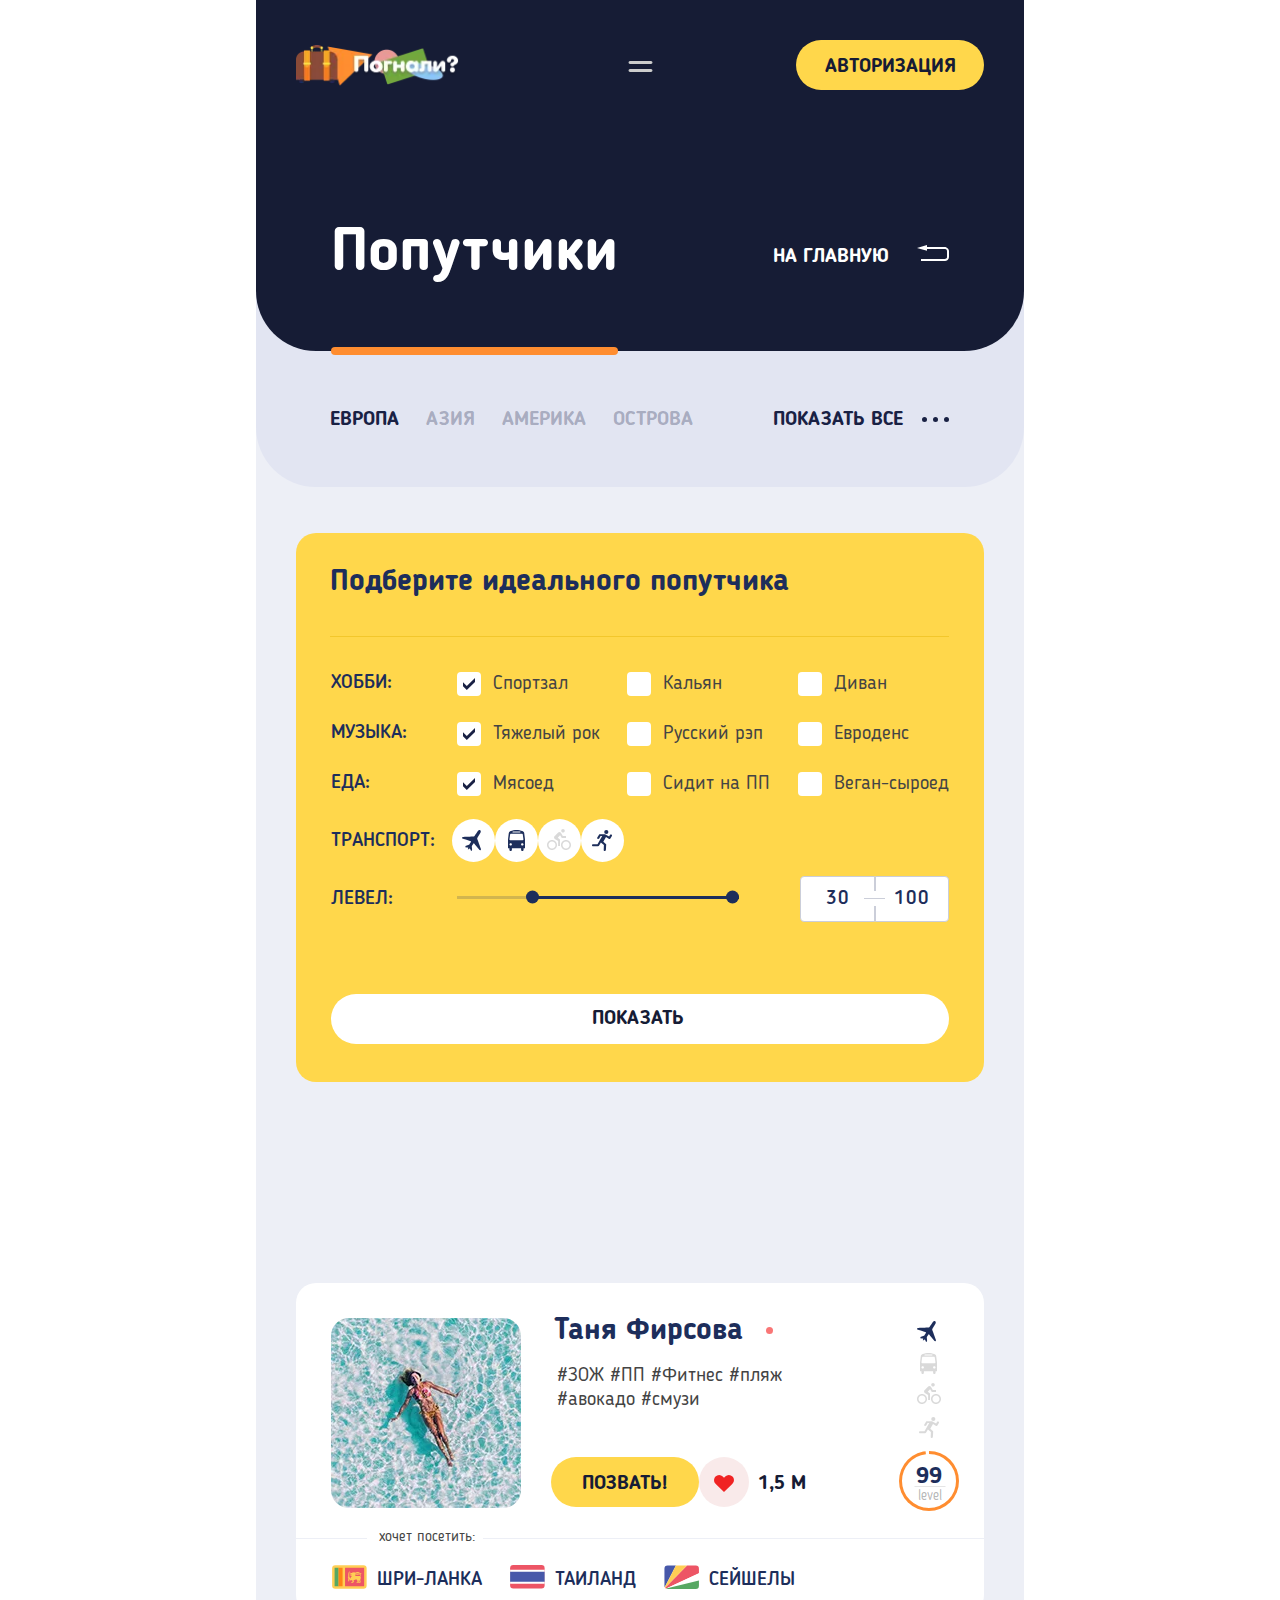
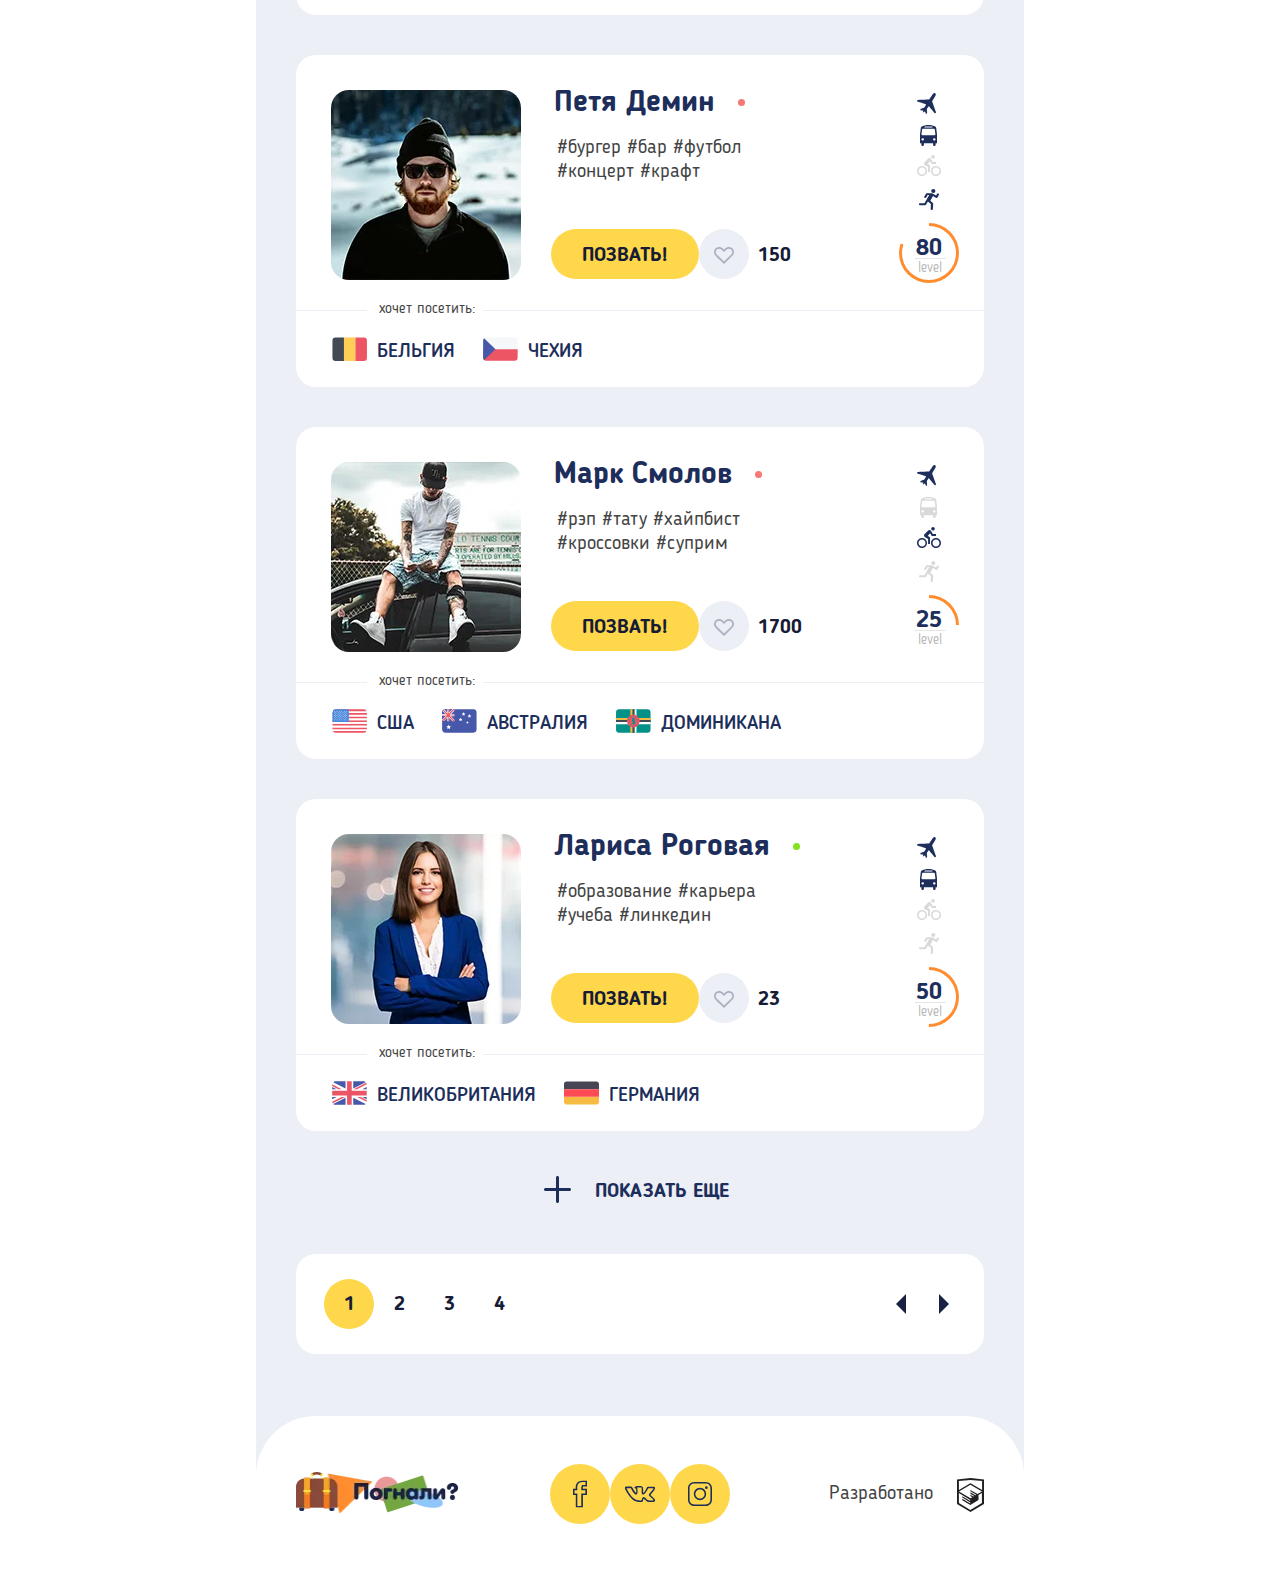
<file: catalog.html>
<!DOCTYPE html>
<html lang="ru">
  <head>
    <meta charset="utf-8">
    <title>HTML Academy: Погнали</title>
    <meta name="viewport" content="width=device-width,initial-scale=1">
    <meta name="format-detection" content="telephone=no">
    <link rel="stylesheet" href="css/style.min.css">
    <link rel="preload" href="css/style.min.css" as="style">
    <link rel="preload" href="fonts/bloggersans.woff2" as="font">
    <link rel="preload" href="fonts/bloggersans-bold.woff2" as="font">
    <link rel="preload" href="fonts/bloggersans-light.woff2" as="font">
    <link rel="preload" href="fonts/bloggersans-medium.woff2" as="font">
    <script>
      // Picture element HTML5 shiv
      document.createElement( "picture" );
    </script>
    <script src="js/picturefill.min.js" async=""></script>
  </head>
  <body>
    <div style="display: none;">
      <svg xmlns="http://www.w3.org/2000/svg" xmlns:xlink="http://www.w3.org/1999/xlink"><symbol id="icon-bike" viewbox="0 0 24 21"><path d="M16 3.6c1 0 1.8-.8 1.8-1.8S17 0 16 0s-1.8.8-1.8 1.8.8 1.8 1.8 1.8zm3 7.4c-2.8 0-5 2.3-5 5s2.2 5 5 5 5-2.3 5-5-2.2-5-5-5zm0 8.6c-1.9 0-3.5-1.6-3.5-3.5s1.6-3.5 3.5-3.5 3.5 1.6 3.5 3.5-1.6 3.5-3.5 3.5zM14.8 8.9H19V7.1h-3.2l-1.9-3.3c-.3-.5-.8-.8-1.5-.8-.5 0-.9.2-1.2.5L7.5 7.2c-.3.3-.5.7-.5 1.2 0 .6.3 1.2.8 1.5l3.3 2v5H13v-6.5l-2.2-1.7 2.3-2.4 1.7 2.6zM5 11c-2.8 0-5 2.3-5 5s2.2 5 5 5 5-2.3 5-5-2.2-5-5-5zm0 8.6c-1.9 0-3.5-1.6-3.5-3.5s1.6-3.5 3.5-3.5 3.5 1.5 3.5 3.5-1.6 3.5-3.5 3.5z"></path></symbol><symbol id="icon-bus" viewbox="0 0 17 21"><path d="M16.2 3.1c-.2-1.2-1-1.6-2.1-2.1-1.1-.4-3.7-1-5.6-1C6.6 0 4 .6 2.9 1c-1.1.5-1.8.9-2.1 2.1L0 9.5v8.8h1.4v1.4c0 1.7 2.5 1.7 2.5 0v-1.4h9.2v1.4c0 1.7 2.5 1.7 2.5 0v-1.4H17V9.5l-.8-6.4zM5 1.6h7c.7 0 .7 1 0 1H5c-.7.1-.7-1 0-1zm-2.3 14c-.6 0-1.2-.5-1.2-1.2s.5-1.2 1.2-1.2c.6 0 1.2.5 1.2 1.2-.1.6-.6 1.2-1.2 1.2zm5.7-5.4H2.2c-.6 0-.7-.4-.7-.9l.6-4.7c.1-.6.3-.9 1-.9h10.7c.7 0 .9.4 1 .9l.6 4.7c.1.4-.1.9-.7.9H8.4zm5.9 5.4c-.6 0-1.2-.5-1.2-1.2s.5-1.2 1.2-1.2c.6 0 1.2.5 1.2 1.2 0 .6-.5 1.2-1.2 1.2z"></path></symbol><symbol id="icon-contacts-mail" viewbox="0 0 36 26"><path d="M0 23c0 1.6 1.3 3 3 3h30c1.7 0 3-1.3 3-3V3c0-1.6-1.3-3-3-3H3C1.3 0 0 1.3 0 3v20zm11-10L4.2 6.2c-.6-.6-.6-1.5 0-2 .6-.6 1.5-.6 2.1 0l11 10.9c.4.4 1.2.4 1.6 0l11-10.9c.6-.6 1.5-.6 2.1 0 .6.6.6 1.5 0 2L25 13l6.9 6.8c.6.6.6 1.5 0 2-.6.6-1.5.6-2.1 0L22.9 15s-2.1 2.2-2.5 2.5c-.6.6-1.4 1-2.4 1-.9 0-1.8-.4-2.4-1L13.1 15l-6.9 6.8c-.6.6-1.5.6-2.1 0-.6-.6-.6-1.5 0-2L11 13z"></path></symbol><symbol id="icon-contacts-phone" viewbox="0 0 36 36"><path d="M18 0C11.6 0 5.2 1.1 2.8 3.4.9 5.3.2 8.7 0 10.8v.3c0 .8.7 1.5 1.5 1.5.1 0 3.7-.3 5.9-.5h.2c.8 0 1.5-.7 1.5-1.5v-3C9 6.7 9.7 6 10.7 6h14.7c.8 0 1.6.7 1.6 1.7v3c0 .8.7 1.5 1.5 1.5h.2c2.2.2 5.8.5 5.9.5.8 0 1.5-.7 1.5-1.5v-.3c-.2-2.1-.9-5.5-2.8-7.4C30.8 1.1 24.4 0 18 0zm0 19.5c-1.7 0-3 1.3-3 3s1.3 3 3 3 3-1.3 3-3-1.3-3-3-3zm-2.3-6.8v-1.9c0-1-.8-1.9-1.9-1.9s-1.8.9-1.8 2v1.9L1.9 23.6c-.7.7-1.1 1.6-1.1 2.7v3c0 1.7 1.3 3 3 3h.8v1.9c0 1 .8 1.9 1.9 1.9s1.9-.8 1.9-1.9v-1.9h19.5v1.9c0 1 .8 1.9 1.9 1.9 1 0 1.9-.8 1.9-1.9v-1.9h.8c1.7 0 3-1.3 3-3v-3c0-1.1-.4-2-1.1-2.7L24 12.7v-1.9c0-1-.8-1.9-1.9-1.9s-1.9.8-1.9 1.9v1.9h-4.5zm2.3 3.8c3.3 0 6 2.7 6 6s-2.7 6-6 6-6-2.7-6-6 2.7-6 6-6z"></path></symbol><symbol id="icon-facebook" viewbox="0 0 11 21"><path d="M7.8 21H2.2v-9.8H0V6.4h2.1c-.1-2.2.3-3.8 1.3-4.9C4.2.6 5.5.1 7.1 0H11v4.7H7.9c-.1.2-.2.8-.2 1.7H11v4.8H7.8V21zm-4.4-1.1h3.1v-9.8h3.2V7.5H6.5v-.6c0-1.5 0-2.9.8-3.4l.2-.1h2.3V1.1H7.1c-1.2.1-2.2.5-2.8 1.2-.8.9-1.1 2.5-.9 4.6l.1.6H1.2v2.6h2.2v9.8z"></path></symbol><symbol id="icon-htmlacademy" viewbox="0 0 27 34"><path d="M13.6 0h-.2L0 1.4V26l13.5 8L27 26V1.4L13.6 0zm5.7 16.8l-.9.5-5-3v1.4l3.8 2.3-.8.5-3-1.8v1.4l1.9 1.1-1.8 1.1L2 13.6l11.4-6.8L25 13.5l-4.5 2.6-7.1-4.2v1.4l5.9 3.5zM1.9 15.1l11.4 6.8v1l-8-4.7v1.4l8 4.8v1.1l-8-4.7v1.4l8 4.8 8.2-4.9V17l3.4-2v10l-11.6 6.9-11.4-7v-9.8zm0-3v-9l11.6-1.2 11.6 1.2v9L13.5 5.3v-.1h-.2v.1L1.9 12.1z" fill="#231f20"></path></symbol><symbol id="icon-instagram" viewbox="0 0 23 23"><path d="M17 1.5c2.5 0 4.5 2 4.5 4.5v11c0 2.5-2 4.5-4.5 4.5H6c-2.5 0-4.5-2-4.5-4.5V6c0-2.5 2-4.5 4.5-4.5h11M17 0H6C2.7 0 0 2.7 0 6v11c0 3.3 2.7 6 6 6h11c3.3 0 6-2.7 6-6V6c0-3.3-2.7-6-6-6z"></path><path d="M11.5 7.1c2.4 0 4.4 2 4.4 4.4 0 2.4-2 4.4-4.4 4.4-2.4 0-4.4-2-4.4-4.4 0-2.4 2-4.4 4.4-4.4m0-1.5c-3.3 0-5.9 2.7-5.9 5.9s2.7 5.9 5.9 5.9 5.9-2.7 5.9-5.9-2.6-5.9-5.9-5.9z"></path><circle cx="17.6" cy="5.4" r="1.3"></circle></symbol><symbol id="icon-menu-close-mobile" viewbox="0 0 19 19">
  <path d="M10.88 9.5l7.83-7.83A1 1 0 0 0 17.33.29L9.5 8.12 1.67.29A1 1 0 0 0 .29 1.67L8.12 9.5.29 17.33a1 1 0 0 0 0 1.38 1 1 0 0 0 1.38 0l7.83-7.83 7.83 7.83a1 1 0 0 0 1.38 0 1 1 0 0 0 0-1.38z"></path>
</symbol><symbol id="icon-menu-close-tablet" viewbox="0 0 18 18">
  <path d="M10.31 9l7.42-7.42A.93.93 0 0 0 16.42.27L9 7.69 1.58.27A.93.93 0 0 0 .27 1.58L7.69 9 .27 16.42a.93.93 0 0 0 0 1.31.93.93 0 0 0 1.31 0L9 10.31l7.42 7.42a.93.93 0 0 0 1.31 0 .93.93 0 0 0 0-1.31z"></path>
</symbol><symbol id="icon-menu-mobile" viewbox="0 0 25 11">
  <path d="M1.5 3h22A1.54 1.54 0 0 0 25 1.5 1.54 1.54 0 0 0 23.5 0h-22A1.54 1.54 0 0 0 0 1.5 1.54 1.54 0 0 0 1.5 3zM23.5 8h-22a1.5 1.5 0 0 0 0 3h22a1.5 1.5 0 0 0 0-3z"></path>
</symbol><symbol id="icon-menu-tablet" viewbox="0 0 24 11">
  <path d="M24 1.5A1.54 1.54 0 0 1 22.5 3h-21A1.54 1.54 0 0 1 0 1.5 1.54 1.54 0 0 1 1.5 0h21A1.54 1.54 0 0 1 24 1.5zM24 9.5a1.54 1.54 0 0 1-1.5 1.5h-21A1.54 1.54 0 0 1 0 9.5 1.54 1.54 0 0 1 1.5 8h21A1.54 1.54 0 0 1 24 9.5z"></path>
</symbol><symbol id="icon-month-arrow-left" viewbox="0 0 18 34"><path d="M3.6 17l14-14.4c.6-.6.6-1.6 0-2.1-.6-.6-1.5-.6-2.1 0L.4 15.9c-.6.6-.6 1.6 0 2.1l15.1 15.5c.3.3.7.4 1 .4s.8-.1 1-.4c.6-.6.6-1.6 0-2.1L3.6 17z"></path></symbol><symbol id="icon-month-arrow-right" viewbox="0 0 18 34"><path d="M14.4 17L.4 2.6C-.1 2-.1 1 .4.4 1-.2 1.9-.2 2.5.4l15.1 15.5c.6.6.6 1.6 0 2.1L2.5 33.6c-.3.3-.7.4-1 .4s-.8-.1-1-.4c-.6-.6-.6-1.6 0-2.1L14.4 17z"></path></symbol><symbol id="icon-plane" viewbox="0 0 19 21"><path d="M18.9 18.9c-.1-.3-3.7-10.1-3.7-10.1-.1-.5.1-.7.3-1.1 0 0 2.1-3.5 2.8-4.6.7-1.2.6-2.3-.1-2.8s-1.7-.1-2.5 1-3 4.5-3 4.5c-.3.4-.4.7-.9.8-.1-.1-10.3.4-10.6.4-.3 0-.7.1-1 .6-.4.7-.2.9.2 1 0 0 8 2.6 8.3 2.7.3 0 .3.2.2.6-.2.4-1.4 2.3-1.6 2.6-.1.2-.2.2-.4.3l-2.8 1c-.1 0-.3.1-.4.3l-.4.6c-.2.3-.1.5.2.5.3.1 2.1.2 2.1.2s.3.1.4.1c.2.1.4.3.2.6-.3.6-.4 1.2-.2 1.3s.6-.2 1-.7c.2-.3.4-.2.6 0 .2-.1.4.1.4.1s.8 1.6 1 1.9c.2.3.4.3.6 0l.4-.6c.1-.1.1-.3.1-.5l-.3-3.1c0-.2 0-.2.1-.5.1-.2 1.4-2.2 1.6-2.5.2-.3.4-.3.6-.1.2.2 5.7 6.7 5.7 6.7.3.3.5.4.9-.2.4-.4.3-.8.2-1z"></path></symbol><symbol id="icon-run" viewbox="0 0 20 21"><ellipse cx="14.3" cy="2" rx="2.1" ry="2"></ellipse><path d="M19.4 4.6c-.5-.2-1.2-.1-1.4.4l-.9 1.6L13 4.3c-.2-.1-.3-.1-.6-.1H7.9c-.4 0-.7.1-.9.5L5.3 7.6c-.3.5-.1 1.1.4 1.3.2.1.4.1.5.1.4 0 .8-.2 1-.5l1.4-2.4h1.6l-4.7 8.1H1.1c-.6 0-1.1.4-1.1 1s.5 1 1.1 1h5c.4 0 .7-.2.9-.5l1.9-3.2 3 2.6-.2 4.9c-.1.5.4 1 1 1h.1c.6 0 1-.4 1.1-.9l.3-5.4c0-.3-.1-.6-.3-.8l-2.6-2.2L14 7.1l3.1 1.8c0 .1.4.2.6.1.3-.1.5-.2.7-.5L19.9 6c.3-.5.1-1.1-.5-1.4z"></path></symbol><symbol id="icon-small-cross" viewbox="0 0 9 9"><path d="M5.2 4.5L8.9.8c.1-.2.1-.5 0-.7s-.5-.1-.7 0L4.5 3.8.8.1C.6 0 .3 0 .1.1S0 .6.1.8l3.7 3.7L.1 8.2c-.1.2-.1.5 0 .7.1.1.3.1.4.1s.2 0 .3-.1l3.7-3.7 3.7 3.7c.1.1.2.1.3.1s.2 0 .3-.1c.2-.2.2-.5.1-.7L5.2 4.5z"></path></symbol><symbol id="icon-topmenu-mail" viewbox="0 0 18 14"><path d="M14.9 1.8c1.2-1 .9-1.8-.7-1.8H3.7c-1.5 0-1.8.8-.6 1.8l3.7 3.1c1.2 1 3.2 1 4.4 0l3.7-3.1z"></path><path d="M11.9 7.1c-1.2 1-2.2 1.8-2.2 1.8-.1.1-.2.1-.3.1h-.1c-.1.1-.2.1-.3.1-.1 0-.2 0-.3-.1h-.1c-.1 0-.2 0-.3-.1 0 0-1-.8-2.2-1.8L2.2 3.8C1 2.8 0 3.3 0 4.8v6.3C0 12.7 1.3 14 2.8 14h12.3c1.6 0 2.8-1.3 2.8-2.8V4.8c0-1.6-1-2-2.2-1l-3.8 3.3z"></path></symbol><symbol id="icon-topmenu-phone" viewbox="0 0 18 18"><path d="M12.6 18h-.8c-3.6-.4-6.2-2.1-8.1-4.3C1.8 11.6.3 8.8 0 5V4c.1-.7.4-1.1.8-1.5C1.2 2 2 1.4 2.6 1.3c.5 0 1.3.3 1.6.8.3.4.4 1.2.6 1.8.1.6.4 1.4.4 2-.2.9-1.3 1.3-1.7 1.9 1.1 2.8 3 4.8 5.4 6.2.6-.3 1.2-1.4 2-1.4.3 0 .7.2 1 .3.3.1.6.2 1 .4.5.2 1.4.5 1.7.9.3.4.5 1.2.4 1.7-.1.8-1.6 1.8-2.4 2.1z"></path><path d="M9.1 1.1c4.3 0 7.8 3.6 7.8 8H18c0-5-4-9.1-8.9-9.1v1.1zm0 5.8V8c.6 0 1 .5 1 1.1h1.1c0-1.2-.9-2.2-2.1-2.2z"></path><path d="M9.1 4.6c2.4 0 4.4 2 4.4 4.5h1.2c0-3.1-2.5-5.7-5.5-5.7v1.2h-.1z"></path></symbol><symbol id="icon-vk" viewbox="0 0 30 15.8"><path d="M23.9 15.8c-.4 0-1.2-.1-2.1-.6-.6-.4-1.2-1-1.8-1.5-.4-.4-1.2-1.2-1.4-1.2-.3.1-.5.9-.5 1.6 0 .1 0 .8-.5 1.2-.4.4-1.1.5-1.2.5h-1.9c-1 0-4.4-.2-7.4-3C3.4 9.4.3 3 .1 2.7 0 2.2-.1 1.5.3 1.1.7.7 1.4.6 1.7.6h4.2c.1 0 .6.1 1 .3.4.2.6.7.6.7S8.1 3 9 4.3c1.3 2 1.9 2.5 2.1 2.6.2-.4.3-1.7.2-2.9 0-.5-.1-1.1-.3-1.3-.1-.1-.4-.3-.8-.3l-.7-.6c-.1-.7.6-1.2 1.1-1.4.7-.3 1.8-.4 3.1-.4h.7c1.2 0 1.6.1 2.1.2 1.7.4 1.6 1.7 1.6 3.3v2.1c0 .4 0 1 .1 1.3.2-.1.9-.7 2.1-2.5.8-1.2 1.4-2.5 1.5-2.8.2-.4.6-.9 1.6-.9h4.7c1 0 1.6.3 1.8.9.3.6.2 1.7-2.4 4.6-.4.4-.7.8-1 1.1-.6.7-1.2 1.4-1.2 1.6.1.1.7.6 1.3 1.1 1.5 1.2 2.5 2.3 3 3.1.5.8.4 1.3.3 1.7-.4.9-1.6 1-1.9 1h-4.1zm-5.3-4.9c.9 0 1.7.8 2.5 1.6.5.5 1 1 1.5 1.3.7.4 1.3.4 1.4.4h3.9c.2 0 .4-.1.5-.1 0 0 0-.1-.1-.2-.4-.7-1.4-1.7-2.7-2.7-1.2-1-1.8-1.5-1.9-2.2-.1-.8.5-1.4 1.6-2.7.3-.3.6-.7 1-1.1 1.6-1.8 2-2.6 2.1-3h-5.3c-.2.4-.8 1.8-1.6 3-1.9 2.8-2.8 3.2-3.4 3.2-.2 0-.4 0-.6-.1-1-.6-1-1.8-.9-2.8V3.4c.1-1.7 0-1.7-.4-1.8-.4-.1-.7-.1-1.9-.2h-.7c-.6 0-1.3 0-1.9.1l.3.3c.6.7.6 2 .6 2.2.1 1.6.1 3.8-1 4.3-.2.1-.4.1-.6.1-.9 0-1.9-.9-3.4-3.3-.8-1.2-1.5-2.7-1.5-2.8L6 2.2c-.1 0-.2-.1-.3-.1H1.6c.6 1.2 3.4 6.6 6.5 9.5 2.7 2.5 5.8 2.6 6.4 2.6h1.9s.2-.1.3-.1V14c0-.3 0-2.6 1.6-3 .1-.1.2-.1.3-.1z"></path></symbol></svg>
    </div>
    <header class="page-header page-header--no-index">
      <div class="page-header__container">
        <div class="page-header__inner">
          <nav class="page-header__main-nav main-nav main-nav--closed main-nav--nojs">
            <a class="main-nav__logo" href="index.html">
              <picture>
                <source type="image/webp" media="(min-width: 1440px)" srcset="img/logo-desktop-blue@1x.webp 1x, img/logo-desktop-blue@2x.webp 2x">
                <source type="image/webp" media="(min-width: 768px)" srcset="img/logo-tablet-blue@1x.webp 1x, img/logo-tablet-blue@2x.webp 2x">
                <source type="image/webp" srcset="img/logo-mobile-blue@1x.webp 1x, img/logo-mobile-blue@2x.webp 2x">
                <source media="(min-width: 1440px)" srcset="img/logo-desktop-blue@1x.png 1x, img/logo-desktop-blue@2x.png 2x">
                <source media="(min-width: 768px)" srcset="img/logo-tablet-blue@1x.png 1x, img/logo-tablet-blue@2x.png 2x">
                <img class="main-nav__logo-image main-nav__logo-image--blue" src="img/logo-mobile-blue@1x.png" srcset="img/logo-mobile-blue@2x.png 2x" alt="Погнали?">
              </picture>
              <picture>
                <source type="image/webp" media="(min-width: 1440px)" srcset="img/logo-desktop-white@1x.webp 1x, img/logo-desktop-white@2x.webp 2x">
                <source type="image/webp" media="(min-width: 768px)" srcset="img/logo-tablet-white@1x.webp 1x, img/logo-tablet-white@2x.webp 2x">
                <source type="image/webp" srcset="img/logo-mobile-white@1x.webp 1x, img/logo-mobile-white@2x.webp 2x">
                <source media="(min-width: 1440px)" srcset="img/logo-desktop-white@1x.png 1x, img/logo-desktop-white@2x.png 2x">
                <source media="(min-width: 768px)" srcset="img/logo-tablet-white@1x.png 1x, img/logo-tablet-white@2x.png 2x">
                <img class="main-nav__logo-image main-nav__logo-image--white" src="img/logo-mobile-white@1x.png" srcset="img/logo-mobile-white@2x.png 2x" alt="Погнали?">
              </picture>
            </a>
            <button class="main-nav__toggle" type="button">
              <span class="visually-hidden">Меню</span>
              <svg class="main-nav__toggle-icon main-nav__toggle-icon--menu-mobile" width="25" height="11">
                <use xlink:href="#icon-menu-mobile"></use>
              </svg>
              <svg class="main-nav__toggle-icon main-nav__toggle-icon--menu-tablet" width="0" height="0">
                <use xlink:href="#icon-menu-tablet"></use>
              </svg>
              <svg class="main-nav__toggle-icon main-nav__toggle-icon--close-mobile" width="0" height="0">
                <use xlink:href="#icon-menu-close-mobile"></use>
              </svg>
              <svg class="main-nav__toggle-icon main-nav__toggle-icon--close-tablet" width="0" height="0">
                <use xlink:href="#icon-menu-close-tablet"></use>
              </svg>
            </button>
            <ul class="main-nav__site-list site-list">
              <li class="site-list__item  site-list__item--active">
                <a class="site-list__link" href="#">
                  <span class="site-list__text" data-hover="О сервисе">О сервисе</span>
                </a>
              </li>
              <li class="site-list__item">
                <a class="site-list__link" href="form.html">
                  <span class="site-list__text" data-hover="Направления">Направления</span>
                </a>
              </li>
              <li class="site-list__item">
                <a class="site-list__link" href="catalog.html">
                  <span class="site-list__text" data-hover="Попутчики">Попутчики</span>
                </a>
              </li>
            </ul>
            <ul class="main-nav__user-list user-list">
              <li class="user-list__item">
                <a class="btn btn--3 user-list__login" href="#">Авторизация</a>
              </li>
            </ul>
            <ul class="main-nav__contact-list contact-list contact-list--menu">
              <li class="contact-list__item contact-list__item--phone">
                <a class="contact-list__link" href="tel:88005558628">
                  <span class="contact-list__round">
                    <svg class="contact-list__icon contact-list__icon--contacts" width="18" height="18">
                      <use xlink:href="#icon-contacts-phone"></use>
                    </svg>
                    <svg class="contact-list__icon contact-list__icon--topmenu" width="0" height="0">
                      <use xlink:href="#icon-topmenu-phone"></use>
                    </svg>
                  </span>
                  <span class="contact-list__text">8 800 555-86-28</span>
                </a>
              </li>
              <li class="contact-list__item contact-list__item--mail">
                <a class="contact-list__link" href="mailto:mail@htmlacademy.ru">
                  <span class="contact-list__round">
                    <svg class="contact-list__icon contact-list__icon--contacts" width="18" height="13">
                      <use xlink:href="#icon-contacts-mail"></use>
                    </svg>
                    <svg class="contact-list__icon contact-list__icon--topmenu" width="0" height="0">
                      <use xlink:href="#icon-topmenu-mail"></use>
                    </svg>
                  </span>
                  <span class="contact-list__text">mail@htmlacademy.ru</span>
                </a>
              </li>
            </ul>
            <ul class="main-nav__social-list social-list social-list--header">
              <li class="social-list__item">
                <a class="social-list__link social-list__link--header" href="https://facebook.com/" target="_blank" aria-label="Facebook">Facebook
                  <svg class="social-list__img social-list__img--header social-list__img--header--fb" width="11" height="21">
                    <use xlink:href="#icon-facebook"></use>
                  </svg>
                </a>
              </li>
              <li class="social-list__item">
                <a class="social-list__link social-list__link--header" href="https://vk.com/" target="_blank" aria-label="ВКонтакте">ВКонтакте
                  <svg class="social-list__img social-list__img--header social-list__img--header--vk" width="23" height="18">
                    <use xlink:href="#icon-vk"></use>
                  </svg>
                </a>
              </li>
              <li class="social-list__item">
                <a class="social-list__link social-list__link--header" href="https://www.instagram.com/" target="_blank" aria-label="Instagram">Instagram
                  <svg class="social-list__img social-list__img--header social-list__img--header--inst" width="18" height="18">
                    <use xlink:href="#icon-instagram"></use>
                  </svg>
                </a>
              </li>
            </ul>
          </nav>
        </div>
      </div>
    </header>
    <main class="page-main page-main--catalog">
      <div class="page-main__title">
        <h1 class="page-main__title-text">Попутчики</h1>
        <a class="page-main__return" href="index.html">На главную</a>
      </div>
      <div class="page-main__item page-main__item--choose-country choose-country">
        <div class="choose-country__height-wrap">
          <div class="choose-country__wrap">
            <h2 class="choose-country__title">Фильтрация по странам<span>:</span></h2>
            <ul class="choose-country__continent continent-filter">
              <li class="continent-filter__item">
                <label class="continent-filter__label">
                  <input class="continent-filter__checkbox visually-hidden" type="checkbox" checked="">
                  <span class="continent-filter__label-text">Европа</span>
                </label>
              </li>
              <li class="continent-filter__item">
                <label class="continent-filter__label">
                  <input class="continent-filter__checkbox visually-hidden" type="checkbox">
                  <span class="continent-filter__label-text">Азия</span>
                </label>
              </li>
              <li class="continent-filter__item">
                <label class="continent-filter__label">
                  <input class="continent-filter__checkbox visually-hidden" type="checkbox">
                  <span class="continent-filter__label-text">Америка</span>
                </label>
              </li>
              <li class="continent-filter__item">
                <label class="continent-filter__label">
                  <input class="continent-filter__checkbox visually-hidden" type="checkbox">
                  <span class="continent-filter__label-text">Острова</span>
                </label>
              </li>
            </ul>
            <button class="choose-country__btn choose-country__btn--toggle">
              <span class="visually-hidden">Переключатель</span>
              <span class="choose-country__text choose-country__text--show">Показать все</span>
              <span class="choose-country__text choose-country__text--collapse">Свернуть</span>
            </button>
          </div>
          <div class="choose-country__dropdown alphabet">
            <ul class="alphabet__list">
              <li class="alphabet__item alphabet__item--active">
                <span class="alphabet__letter">А</span>
                <ul class="country-list2">
                  <li class="country-list2__item">
                    <a class="country-list2__link" href="#">Австралия</a>
                  </li>
                  <li class="country-list2__item">
                    <a class="country-list2__link" href="#">Австрия</a>
                  </li>
                  <li class="country-list2__item">
                    <a class="country-list2__link" href="#">Азербайджан</a>
                  </li>
                  <li class="country-list2__item">
                    <a class="country-list2__link" href="#">Албания</a>
                  </li>
                  <li class="country-list2__item">
                    <a class="country-list2__link" href="#">Алжир</a>
                  </li>
                  <li class="country-list2__item">
                    <a class="country-list2__link" href="#">Ангола</a>
                  </li>
                  <li class="country-list2__item">
                    <a class="country-list2__link" href="#">Андорра</a>
                  </li>
                  <li class="country-list2__item">
                    <a class="country-list2__link" href="#">Антигуа и Барбуда</a>
                  </li>
                  <li class="country-list2__item">
                    <a class="country-list2__link" href="#">Аргентина</a>
                  </li>
                  <li class="country-list2__item">
                    <a class="country-list2__link" href="#">Армения</a>
                  </li>
                  <li class="country-list2__item">
                    <a class="country-list2__link" href="#">Афганистан</a>
                  </li>
                </ul>
              </li>
              <li class="alphabet__item">
                <span class="alphabet__letter">Б</span>
                <ul class="country-list2">
                  <li class="country-list2__item">
                    <a class="country-list2__link" href="#">Багамские Острова</a>
                  </li>
                  <li class="country-list2__item">
                    <a class="country-list2__link" href="#">Бангладеш</a>
                  </li>
                  <li class="country-list2__item">
                    <a class="country-list2__link" href="#">Барбадос</a>
                  </li>
                  <li class="country-list2__item">
                    <a class="country-list2__link" href="#">Бахрейн</a>
                  </li>
                  <li class="country-list2__item">
                    <a class="country-list2__link" href="#">Белоруссия</a>
                  </li>
                  <li class="country-list2__item">
                    <a class="country-list2__link" href="#">Белиз</a>
                  </li>
                  <li class="country-list2__item">
                    <a class="country-list2__link" href="#">Бельгия</a>
                  </li>
                  <li class="country-list2__item">
                    <a class="country-list2__link" href="#">Бенин</a>
                  </li>
                  <li class="country-list2__item">
                    <a class="country-list2__link" href="#">Болгария</a>
                  </li>
                  <li class="country-list2__item">
                    <a class="country-list2__link" href="#">Боливия</a>
                  </li>
                  <li class="country-list2__item">
                    <a class="country-list2__link" href="#">Босния и Герцеговина</a>
                  </li>
                  <li class="country-list2__item">
                    <a class="country-list2__link" href="#">Ботсвана</a>
                  </li>
                  <li class="country-list2__item">
                    <a class="country-list2__link" href="#">Бразилия</a>
                  </li>
                  <li class="country-list2__item">
                    <a class="country-list2__link" href="#">Бруней</a>
                  </li>
                  <li class="country-list2__item">
                    <a class="country-list2__link" href="#">Буркина-Фасо</a>
                  </li>
                  <li class="country-list2__item">
                    <a class="country-list2__link" href="#">Бурунди</a>
                  </li>
                  <li class="country-list2__item">
                    <a class="country-list2__link" href="#">Бутан</a>
                  </li>
                </ul>
              </li>
              <li class="alphabet__item">
                <span class="alphabet__letter">В</span>
                <ul class="country-list2">
                  <li class="country-list2__item">
                    <a class="country-list2__link" href="#">Вануату</a>
                  </li>
                  <li class="country-list2__item">
                    <a class="country-list2__link" href="#">Великобритания</a>
                  </li>
                  <li class="country-list2__item">
                    <a class="country-list2__link" href="#">Венгрия</a>
                  </li>
                  <li class="country-list2__item">
                    <a class="country-list2__link" href="#">Венесуэла</a>
                  </li>
                  <li class="country-list2__item">
                    <a class="country-list2__link" href="#">Восточный Тимор</a>
                  </li>
                  <li class="country-list2__item">
                    <a class="country-list2__link" href="#">Вьетнам</a>
                  </li>
                </ul>
              </li>
              <li class="alphabet__item">
                <span class="alphabet__letter">Г</span>
                <ul class="country-list2">
                  <li class="country-list2__item">
                    <a class="country-list2__link" href="#">Габон</a>
                  </li>
                  <li class="country-list2__item">
                    <a class="country-list2__link" href="#">Гаити</a>
                  </li>
                  <li class="country-list2__item">
                    <a class="country-list2__link" href="#">Гайана</a>
                  </li>
                  <li class="country-list2__item">
                    <a class="country-list2__link" href="#">Гамбия</a>
                  </li>
                  <li class="country-list2__item">
                    <a class="country-list2__link" href="#">Гана</a>
                  </li>
                  <li class="country-list2__item">
                    <a class="country-list2__link" href="#">Гватемала</a>
                  </li>
                  <li class="country-list2__item">
                    <a class="country-list2__link" href="#">Гвинея</a>
                  </li>
                  <li class="country-list2__item">
                    <a class="country-list2__link" href="#">Гвинея-Бисау</a>
                  </li>
                  <li class="country-list2__item">
                    <a class="country-list2__link" href="#">Германия</a>
                  </li>
                  <li class="country-list2__item">
                    <a class="country-list2__link" href="#">Гондурас</a>
                  </li>
                  <li class="country-list2__item">
                    <a class="country-list2__link" href="#">Гренада</a>
                  </li>
                  <li class="country-list2__item">
                    <a class="country-list2__link" href="#">Греция</a>
                  </li>
                  <li class="country-list2__item">
                    <a class="country-list2__link" href="#">Грузия</a>
                  </li>
                </ul>
              </li>
              <li class="alphabet__item">
                <span class="alphabet__letter">Д</span>
                <ul class="country-list2">
                  <li class="country-list2__item">
                    <a class="country-list2__link" href="#">Дания</a>
                  </li>
                  <li class="country-list2__item">
                    <a class="country-list2__link" href="#">Джибути</a>
                  </li>
                  <li class="country-list2__item">
                    <a class="country-list2__link" href="#">Доминика</a>
                  </li>
                  <li class="country-list2__item">
                    <a class="country-list2__link" href="#">Доминикана</a>
                  </li>
                </ul>
              </li>
              <li class="alphabet__item">
                <span class="alphabet__letter">Е</span>
                <ul class="country-list2">
                  <li class="country-list2__item">
                    <a class="country-list2__link" href="#">Египет</a>
                  </li>
                </ul>
              </li>
              <li class="alphabet__item alphabet__item--canceled">
                <span class="alphabet__letter">Ё</span>
                <ul class="country-list2">
                  <li class="country-list2__item">Нет стран на эту букву</li>
                </ul>
              </li>
              <li class="alphabet__item alphabet__item--canceled">
                <span class="alphabet__letter">Ж</span>
                <ul class="country-list2">
                  <li class="country-list2__item">Нет стран на эту букву</li>
                </ul>
              </li>
              <li class="alphabet__item">
                <span class="alphabet__letter">З</span>
                <ul class="country-list2">
                  <li class="country-list2__item">
                    <a class="country-list2__link" href="#">Замбия</a>
                  </li>
                  <li class="country-list2__item">
                    <a class="country-list2__link" href="#">Зимбабве</a>
                  </li>
                </ul>
              </li>
              <li class="alphabet__item">
                <span class="alphabet__letter">И</span>
                <ul class="country-list2">
                  <li class="country-list2__item">
                    <a class="country-list2__link" href="#">Израиль</a>
                  </li>
                  <li class="country-list2__item">
                    <a class="country-list2__link" href="#">Индия</a>
                  </li>
                  <li class="country-list2__item">
                    <a class="country-list2__link" href="#">Индонезия</a>
                  </li>
                  <li class="country-list2__item">
                    <a class="country-list2__link" href="#">Иордания</a>
                  </li>
                  <li class="country-list2__item">
                    <a class="country-list2__link" href="#">Ирак</a>
                  </li>
                  <li class="country-list2__item">
                    <a class="country-list2__link" href="#">Иран</a>
                  </li>
                  <li class="country-list2__item">
                    <a class="country-list2__link" href="#">Ирландия</a>
                  </li>
                  <li class="country-list2__item">
                    <a class="country-list2__link" href="#">Исландия</a>
                  </li>
                  <li class="country-list2__item">
                    <a class="country-list2__link" href="#">Испания</a>
                  </li>
                  <li class="country-list2__item">
                    <a class="country-list2__link" href="#">Италия</a>
                  </li>
                </ul>
              </li>
              <li class="alphabet__item alphabet__item--canceled">
                <span class="alphabet__letter">Й</span>
                <ul class="country-list2">
                  <li class="country-list2__item">
                    <a class="country-list2__link" href="#">Йемен</a>
                  </li>
                </ul>
              </li>
              <li class="alphabet__item">
                <span class="alphabet__letter">К</span>
                <ul class="country-list2">
                  <li class="country-list2__item">
                    <a class="country-list2__link" href="#">Кабо-Верде</a>
                  </li>
                  <li class="country-list2__item">
                    <a class="country-list2__link" href="#">Казахстан</a>
                  </li>
                  <li class="country-list2__item">
                    <a class="country-list2__link" href="#">Камбоджа</a>
                  </li>
                  <li class="country-list2__item">
                    <a class="country-list2__link" href="#">Камерун</a>
                  </li>
                  <li class="country-list2__item">
                    <a class="country-list2__link" href="#">Канада</a>
                  </li>
                  <li class="country-list2__item">
                    <a class="country-list2__link" href="#">Катар</a>
                  </li>
                  <li class="country-list2__item">
                    <a class="country-list2__link" href="#">Кения</a>
                  </li>
                  <li class="country-list2__item">
                    <a class="country-list2__link" href="#">Кипр</a>
                  </li>
                  <li class="country-list2__item">
                    <a class="country-list2__link" href="#">Киргизия</a>
                  </li>
                  <li class="country-list2__item">
                    <a class="country-list2__link" href="#">Кирибати</a>
                  </li>
                  <li class="country-list2__item">
                    <a class="country-list2__link" href="#">Китай</a>
                  </li>
                  <li class="country-list2__item">
                    <a class="country-list2__link" href="#">Колумбия</a>
                  </li>
                  <li class="country-list2__item">
                    <a class="country-list2__link" href="#">Коморы</a>
                  </li>
                  <li class="country-list2__item">
                    <a class="country-list2__link" href="#">Конго</a>
                  </li>
                  <li class="country-list2__item">
                    <a class="country-list2__link" href="#">КНДР</a>
                  </li>
                  <li class="country-list2__item">
                    <a class="country-list2__link" href="#">Республика Корея</a>
                  </li>
                  <li class="country-list2__item">
                    <a class="country-list2__link" href="#">Коста-Рика</a>
                  </li>
                  <li class="country-list2__item">
                    <a class="country-list2__link" href="#">Кот-д’Ивуар</a>
                  </li>
                  <li class="country-list2__item">
                    <a class="country-list2__link" href="#">Куба</a>
                  </li>
                  <li class="country-list2__item">
                    <a class="country-list2__link" href="#">Кувейт</a>
                  </li>
                </ul>
              </li>
              <li class="alphabet__item">
                <span class="alphabet__letter">Л</span>
                <ul class="country-list2">
                  <li class="country-list2__item">
                    <a class="country-list2__link" href="#">Лаос</a>
                  </li>
                  <li class="country-list2__item">
                    <a class="country-list2__link" href="#">Латвия</a>
                  </li>
                  <li class="country-list2__item">
                    <a class="country-list2__link" href="#">Лесото</a>
                  </li>
                  <li class="country-list2__item">
                    <a class="country-list2__link" href="#">Либерия</a>
                  </li>
                  <li class="country-list2__item">
                    <a class="country-list2__link" href="#">Ливан</a>
                  </li>
                  <li class="country-list2__item">
                    <a class="country-list2__link" href="#">Ливия</a>
                  </li>
                  <li class="country-list2__item">
                    <a class="country-list2__link" href="#">Литва</a>
                  </li>
                  <li class="country-list2__item">
                    <a class="country-list2__link" href="#">Лихтенштейн</a>
                  </li>
                  <li class="country-list2__item">
                    <a class="country-list2__link" href="#">Люксембург</a>
                  </li>
                </ul>
              </li>
              <li class="alphabet__item">
                <span class="alphabet__letter">М</span>
                <ul class="country-list2">
                  <li class="country-list2__item">
                    <a class="country-list2__link" href="#">Маврикий</a>
                  </li>
                  <li class="country-list2__item">
                    <a class="country-list2__link" href="#">Мавритания</a>
                  </li>
                  <li class="country-list2__item">
                    <a class="country-list2__link" href="#">Мадагаскар</a>
                  </li>
                  <li class="country-list2__item">
                    <a class="country-list2__link" href="#">Малави</a>
                  </li>
                  <li class="country-list2__item">
                    <a class="country-list2__link" href="#">Малайзия</a>
                  </li>
                  <li class="country-list2__item">
                    <a class="country-list2__link" href="#">Мали</a>
                  </li>
                  <li class="country-list2__item">
                    <a class="country-list2__link" href="#">Мальдивы</a>
                  </li>
                  <li class="country-list2__item">
                    <a class="country-list2__link" href="#">Мальта</a>
                  </li>
                  <li class="country-list2__item">
                    <a class="country-list2__link" href="#">Марокко</a>
                  </li>
                  <li class="country-list2__item">
                    <a class="country-list2__link" href="#">Маршалловы Острова</a>
                  </li>
                  <li class="country-list2__item">
                    <a class="country-list2__link" href="#">Мексика</a>
                  </li>
                  <li class="country-list2__item">
                    <a class="country-list2__link" href="#">Мозамбик</a>
                  </li>
                  <li class="country-list2__item">
                    <a class="country-list2__link" href="#">Молдавия</a>
                  </li>
                  <li class="country-list2__item">
                    <a class="country-list2__link" href="#">Монако</a>
                  </li>
                  <li class="country-list2__item">
                    <a class="country-list2__link" href="#">Монголия</a>
                  </li>
                  <li class="country-list2__item">
                    <a class="country-list2__link" href="#">Мьянма</a>
                  </li>
                </ul>
              </li>
              <li class="alphabet__item">
                <span class="alphabet__letter">Н</span>
                <ul class="country-list2">
                  <li class="country-list2__item">
                    <a class="country-list2__link" href="#">Намибия</a>
                  </li>
                  <li class="country-list2__item">
                    <a class="country-list2__link" href="#">Науру</a>
                  </li>
                  <li class="country-list2__item">
                    <a class="country-list2__link" href="#">Непал</a>
                  </li>
                  <li class="country-list2__item">
                    <a class="country-list2__link" href="#">Нигер</a>
                  </li>
                  <li class="country-list2__item">
                    <a class="country-list2__link" href="#">Нигерия</a>
                  </li>
                  <li class="country-list2__item">
                    <a class="country-list2__link" href="#">Нидерланды</a>
                  </li>
                  <li class="country-list2__item">
                    <a class="country-list2__link" href="#">Никарагуа</a>
                  </li>
                  <li class="country-list2__item">
                    <a class="country-list2__link" href="#">Новая Зеландия</a>
                  </li>
                  <li class="country-list2__item">
                    <a class="country-list2__link" href="#">Норвегия</a>
                  </li>
                </ul>
              </li>
              <li class="alphabet__item">
                <span class="alphabet__letter">О</span>
                <ul class="country-list2">
                  <li class="country-list2__item">
                    <a class="country-list2__link" href="#">ОАЭ</a>
                  </li>
                  <li class="country-list2__item">
                    <a class="country-list2__link" href="#">Оман</a>
                  </li>
                </ul>
              </li>
              <li class="alphabet__item">
                <span class="alphabet__letter">П</span>
                <ul class="country-list2">
                  <li class="country-list2__item">
                    <a class="country-list2__link" href="#">Пакистан</a>
                  </li>
                  <li class="country-list2__item">
                    <a class="country-list2__link" href="#">Палау</a>
                  </li>
                  <li class="country-list2__item">
                    <a class="country-list2__link" href="#">Панама</a>
                  </li>
                  <li class="country-list2__item">
                    <a class="country-list2__link" href="#">Папуа — Новая Гвинея</a>
                  </li>
                  <li class="country-list2__item">
                    <a class="country-list2__link" href="#">Парагвай</a>
                  </li>
                  <li class="country-list2__item">
                    <a class="country-list2__link" href="#">Перу</a>
                  </li>
                  <li class="country-list2__item">
                    <a class="country-list2__link" href="#">Польша</a>
                  </li>
                  <li class="country-list2__item">
                    <a class="country-list2__link" href="#">Португалия</a>
                  </li>
                </ul>
              </li>
              <li class="alphabet__item alphabet__item--canceled-desktop">
                <span class="alphabet__letter">Р</span>
                <ul class="country-list2">
                  <li class="country-list2__item">
                    <a class="country-list2__link" href="#">Реюньон</a>
                  </li>
                  <li class="country-list2__item">
                    <a class="country-list2__link" href="#">Россия</a>
                  </li>
                  <li class="country-list2__item">
                    <a class="country-list2__link" href="#">Руанда</a>
                  </li>
                  <li class="country-list2__item">
                    <a class="country-list2__link" href="#">Румыния</a>
                  </li>
                </ul>
              </li>
              <li class="alphabet__item">
                <span class="alphabet__letter">С</span>
                <ul class="country-list2">
                  <li class="country-list2__item">
                    <a class="country-list2__link" href="#">Сальвадор</a>
                  </li>
                  <li class="country-list2__item">
                    <a class="country-list2__link" href="#">Самоа</a>
                  </li>
                  <li class="country-list2__item">
                    <a class="country-list2__link" href="#">Сан-Марино</a>
                  </li>
                  <li class="country-list2__item">
                    <a class="country-list2__link" href="#">Сан-Томе и Принсипи</a>
                  </li>
                  <li class="country-list2__item">
                    <a class="country-list2__link" href="#">Саудовская Аравия</a>
                  </li>
                  <li class="country-list2__item">
                    <a class="country-list2__link" href="#">Северная Македония</a>
                  </li>
                  <li class="country-list2__item">
                    <a class="country-list2__link" href="#">Сейшелы</a>
                  </li>
                  <li class="country-list2__item">
                    <a class="country-list2__link" href="#">Сенегал</a>
                  </li>
                  <li class="country-list2__item">
                    <a class="country-list2__link" href="#">Сент-Люсия</a>
                  </li>
                  <li class="country-list2__item">
                    <a class="country-list2__link" href="#">Сербия</a>
                  </li>
                  <li class="country-list2__item">
                    <a class="country-list2__link" href="#">Сингапур</a>
                  </li>
                  <li class="country-list2__item">
                    <a class="country-list2__link" href="#">Сирия</a>
                  </li>
                  <li class="country-list2__item">
                    <a class="country-list2__link" href="#">Словакия</a>
                  </li>
                  <li class="country-list2__item">
                    <a class="country-list2__link" href="#">Словения</a>
                  </li>
                  <li class="country-list2__item">
                    <a class="country-list2__link" href="#">США</a>
                  </li>
                  <li class="country-list2__item">
                    <a class="country-list2__link" href="#">Сомали</a>
                  </li>
                  <li class="country-list2__item">
                    <a class="country-list2__link" href="#">Судан</a>
                  </li>
                  <li class="country-list2__item">
                    <a class="country-list2__link" href="#">Суринам</a>
                  </li>
                  <li class="country-list2__item">
                    <a class="country-list2__link" href="#">Сьерра-Леоне</a>
                  </li>
                </ul>
              </li>
              <li class="alphabet__item">
                <span class="alphabet__letter">Т</span>
                <ul class="country-list2">
                  <li class="country-list2__item">
                    <a class="country-list2__link" href="#">Таджикистан</a>
                  </li>
                  <li class="country-list2__item">
                    <a class="country-list2__link" href="#">Таиланд</a>
                  </li>
                  <li class="country-list2__item">
                    <a class="country-list2__link" href="#">Танзания</a>
                  </li>
                  <li class="country-list2__item">
                    <a class="country-list2__link" href="#">Того</a>
                  </li>
                  <li class="country-list2__item">
                    <a class="country-list2__link" href="#">Тонга</a>
                  </li>
                  <li class="country-list2__item">
                    <a class="country-list2__link" href="#">Тринидад и Тобаго</a>
                  </li>
                  <li class="country-list2__item">
                    <a class="country-list2__link" href="#">Тувалу</a>
                  </li>
                  <li class="country-list2__item">
                    <a class="country-list2__link" href="#">Тунис</a>
                  </li>
                  <li class="country-list2__item">
                    <a class="country-list2__link" href="#">Туркмения</a>
                  </li>
                  <li class="country-list2__item">
                    <a class="country-list2__link" href="#">Турция</a>
                  </li>
                </ul>
              </li>
              <li class="alphabet__item">
                <span class="alphabet__letter">У</span>
                <ul class="country-list2">
                  <li class="country-list2__item">
                    <a class="country-list2__link" href="#">Уганда</a>
                  </li>
                  <li class="country-list2__item">
                    <a class="country-list2__link" href="#">Узбекистан</a>
                  </li>
                  <li class="country-list2__item">
                    <a class="country-list2__link" href="#">Украина</a>
                  </li>
                  <li class="country-list2__item">
                    <a class="country-list2__link" href="#">Уругвай</a>
                  </li>
                </ul>
              </li>
              <li class="alphabet__item">
                <span class="alphabet__letter">Ф</span>
                <ul class="country-list2">
                  <li class="country-list2__item">
                    <a class="country-list2__link" href="#">Фиджи</a>
                  </li>
                  <li class="country-list2__item">
                    <a class="country-list2__link" href="#">Филиппины</a>
                  </li>
                  <li class="country-list2__item">
                    <a class="country-list2__link" href="#">Финляндия</a>
                  </li>
                  <li class="country-list2__item">
                    <a class="country-list2__link" href="#">Франция</a>
                  </li>
                </ul>
              </li>
              <li class="alphabet__item">
                <span class="alphabet__letter">Х</span>
                <ul class="country-list2">
                  <li class="country-list2__item">
                    <a class="country-list2__link" href="#">Хорватия</a>
                  </li>
                </ul>
              </li>
              <li class="alphabet__item alphabet__item--canceled">
                <span class="alphabet__letter">Ц</span>
                <ul class="country-list2">
                  <li class="country-list2__item">
                    <a class="country-list2__link" href="#">ЦАР</a>
                  </li>
                </ul>
              </li>
              <li class="alphabet__item">
                <span class="alphabet__letter">Ч</span>
                <ul class="country-list2">
                  <li class="country-list2__item">
                    <a class="country-list2__link" href="#">Чад</a>
                  </li>
                  <li class="country-list2__item">
                    <a class="country-list2__link" href="#">Черногория</a>
                  </li>
                  <li class="country-list2__item">
                    <a class="country-list2__link" href="#">Чехия</a>
                  </li>
                  <li class="country-list2__item">
                    <a class="country-list2__link" href="#">Чили</a>
                  </li>
                </ul>
              </li>
              <li class="alphabet__item">
                <span class="alphabet__letter">Ш</span>
                <ul class="country-list2">
                  <li class="country-list2__item">
                    <a class="country-list2__link" href="#">Швейцария</a>
                  </li>
                  <li class="country-list2__item">
                    <a class="country-list2__link" href="#">Швеция</a>
                  </li>
                  <li class="country-list2__item">
                    <a class="country-list2__link" href="#">Шри-Ланка</a>
                  </li>
                </ul>
              </li>
              <li class="alphabet__item alphabet__item--canceled">
                <span class="alphabet__letter">Щ</span>
                <ul class="country-list2">
                  <li class="country-list2__item">Афганистан</li>
                </ul>
              </li>
              <li class="alphabet__item">
                <span class="alphabet__letter">Э</span>
                <ul class="country-list2">
                  <li class="country-list2__item">
                    <a class="country-list2__link" href="#">Эквадор</a>
                  </li>
                  <li class="country-list2__item">
                    <a class="country-list2__link" href="#">Эритрея</a>
                  </li>
                  <li class="country-list2__item">
                    <a class="country-list2__link" href="#">Эсватини</a>
                  </li>
                  <li class="country-list2__item">
                    <a class="country-list2__link" href="#">Эстония</a>
                  </li>
                  <li class="country-list2__item">
                    <a class="country-list2__link" href="#">Эфиопия</a>
                  </li>
                </ul>
              </li>
              <li class="alphabet__item">
                <span class="alphabet__letter">Ю</span>
                <ul class="country-list2">
                  <li class="country-list2__item">
                    <a class="country-list2__link" href="#">ЮАР</a>
                  </li>
                  <li class="country-list2__item">
                    <a class="country-list2__link" href="#">Южный Судан</a>
                  </li>
                </ul>
              </li>
              <li class="alphabet__item">
                <span class="alphabet__letter">Я</span>
                <ul class="country-list2">
                  <li class="country-list2__item">
                    <a class="country-list2__link" href="#">Ямайка</a>
                  </li>
                  <li class="country-list2__item">
                    <a class="country-list2__link" href="#">Япония</a>
                  </li>
                </ul>
              </li>
            </ul>
            <ul class="country-list2 country-list2--outside">
              <li class="country-list2__item">
                <a class="country-list2__link" href="#">Афганистан</a>
              </li>
              <li class="country-list2__item">
                <a class="country-list2__link" href="#">Албания</a>
              </li>
              <li class="country-list2__item">
                <a class="country-list2__link" href="#">Алгерия</a>
              </li>
              <li class="country-list2__item">
                <a class="country-list2__link" href="#">Андорра</a>
              </li>
              <li class="country-list2__item">
                <a class="country-list2__link" href="#">Аргентина</a>
              </li>
              <li class="country-list2__item">
                <a class="country-list2__link" href="#">Армения</a>
              </li>
              <li class="country-list2__item">
                <a class="country-list2__link" href="#">Австралия</a>
              </li>
              <li class="country-list2__item">
                <a class="country-list2__link" href="#">Австрия</a>
              </li>
              <li class="country-list2__item">
                <a class="country-list2__link" href="#">Азербайджанм</a>
              </li>
            </ul>
            <button class="alphabet__btn">
              <span>Свернуть</span>
            </button>
          </div>
        </div>
      </div>
      <div class="page-main__item page-main__item--traveler-filter-wrap">
        <form class="main-filter" action="https://echo.htmlacademy.ru">
          <h2 class="main-filter__title">Подберите идеального попутчика</h2>
          <fieldset class="main-filter__set main-filter__set--hobby main-filter__set--active">
            <div class="main-filter__container">
              <h3 class="main-filter__legend">
                <button class="main-filter__toggle" type="button">
                  <span class="visually-hidden">Переключатель - показать, скрыть.</span>
                </button>
                <span class="main-filter__legend-text">
                  <span class="main-filter__legend-text1">Хобби</span>
                  <span class="main-filter__legend-text2">:</span>
                </span>
              </h3>
              <p class="main-filter__wrap main-filter__wrap--checkbox">
                <label class="main-filter__label">
                  <input class="main-filter__checkbox visually-hidden" type="checkbox" checked="">
                  <span class="main-filter__label-text">Спортзал</span>
                </label>
                <label class="main-filter__label">
                  <input class="main-filter__checkbox visually-hidden" type="checkbox">
                  <span class="main-filter__label-text">Кальян</span>
                </label>
                <label class="main-filter__label">
                  <input class="main-filter__checkbox visually-hidden" type="checkbox">
                  <span class="main-filter__label-text">Диван</span>
                </label>
              </p>
            </div>
          </fieldset>
          <fieldset class="main-filter__set main-filter__set--music main-filter__set--active">
            <div class="main-filter__container">
              <h3 class="main-filter__legend">
                <button class="main-filter__toggle" type="button">
                  <span class="visually-hidden">Переключатель - показать, скрыть.</span>
                </button>
                <span class="main-filter__legend-text">
                  <span class="main-filter__legend-text1">Музыка</span>
                  <span class="main-filter__legend-text2">:</span>
                </span>
              </h3>
              <p class="main-filter__wrap main-filter__wrap--checkbox">
                <label class="main-filter__label">
                  <input class="main-filter__checkbox visually-hidden" type="checkbox" checked="">
                  <span class="main-filter__label-text">Тяжелый рок</span>
                </label>
                <label class="main-filter__label">
                  <input class="main-filter__checkbox visually-hidden" type="checkbox">
                  <span class="main-filter__label-text">Русский рэп</span>
                </label>
                <label class="main-filter__label">
                  <input class="main-filter__checkbox visually-hidden" type="checkbox">
                  <span class="main-filter__label-text">Евроденс</span>
                </label>
              </p>
            </div>
          </fieldset>
          <fieldset class="main-filter__set main-filter__set--food main-filter__set--active">
            <div class="main-filter__container">
              <h3 class="main-filter__legend">
                <button class="main-filter__toggle" type="button">
                  <span class="visually-hidden">Переключатель - показать, скрыть.</span>
                </button>
                <span class="main-filter__legend-text">
                  <span class="main-filter__legend-text1">Еда</span>
                  <span class="main-filter__legend-text2">:</span>
                </span>
              </h3>
              <p class="main-filter__wrap main-filter__wrap--checkbox">
                <label class="main-filter__label">
                  <input class="main-filter__checkbox visually-hidden" type="checkbox" checked="">
                  <span class="main-filter__label-text">Мясоед</span>
                </label>
                <label class="main-filter__label">
                  <input class="main-filter__checkbox visually-hidden" type="checkbox">
                  <span class="main-filter__label-text">Сидит на ПП</span>
                </label>
                <label class="main-filter__label">
                  <input class="main-filter__checkbox visually-hidden" type="checkbox">
                  <span class="main-filter__label-text">Веган-сыроед</span>
                </label>
              </p>
            </div>
          </fieldset>
          <fieldset class="main-filter__set main-filter__set--transport main-filter__set--active">
            <div class="main-filter__container">
              <h3 class="main-filter__legend">
                <button class="main-filter__toggle" type="button">
                  <span class="visually-hidden">Переключатель - показать, скрыть.</span>
                </button>
                <span class="main-filter__legend-text">
                  <span class="main-filter__legend-text1">Транспорт</span>
                  <span class="main-filter__legend-text2">:</span>
                </span>
              </h3>
              <ul class="main-filter__wrap main-filter__wrap--travel-modes travel-modes travel-modes--catalog-filter">
                <li class="travel-modes__item travel-modes__item--plane">
                  <label class="travel-modes__label">
                    <input class="visually-hidden travel-modes__checkbox" type="checkbox" checked="">
                    <span class="travel-modes__round"></span>
                    <svg class="travel-modes__img travel-modes__img--plane" width="14" height="16">
                      <use xlink:href="#icon-plane"></use>
                    </svg>
                    <span class="travel-modes__text">Авиаперелет</span>
                  </label>
                </li>
                <li class="travel-modes__item travel-modes__item--bus">
                  <label class="travel-modes__label">
                    <input class="visually-hidden travel-modes__checkbox" type="checkbox" checked="">
                    <span class="travel-modes__round"></span>
                    <svg class="travel-modes__img travel-modes__img--bus" width="13" height="16">
                      <use xlink:href="#icon-bus"></use>
                    </svg>
                    <span class="travel-modes__text">Автотранспорт</span>
                  </label>
                </li>
                <li class="travel-modes__item travel-modes__item--bike">
                  <label class="travel-modes__label">
                    <input class="visually-hidden travel-modes__checkbox" type="checkbox">
                    <span class="travel-modes__round"></span>
                    <svg class="travel-modes__img travel-modes__img--bike" width="19" height="17">
                      <use xlink:href="#icon-bike"></use>
                    </svg>
                    <span class="travel-modes__text">Велосипед</span>
                  </label>
                </li>
                <li class="travel-modes__item travel-modes__item--run">
                  <label class="travel-modes__label">
                    <input class="visually-hidden travel-modes__checkbox" type="checkbox" checked="">
                    <span class="travel-modes__round"></span>
                    <svg class="travel-modes__img travel-modes__img--run" width="15" height="17">
                      <use xlink:href="#icon-run"></use>
                    </svg>
                    <span class="travel-modes__text">Пешком</span>
                  </label>
                </li>
              </ul>
            </div>
          </fieldset>
          <fieldset class="main-filter__set main-filter__set--level main-filter__set--active">
            <div class="main-filter__container">
              <h3 class="main-filter__legend">
                <button class="main-filter__toggle" type="button">
                  <span class="visually-hidden">Переключатель - показать, скрыть.</span>
                </button>
                <span class="main-filter__legend-text">
                  <span class="main-filter__legend-text1">Левел</span>
                  <span class="main-filter__legend-text2">:</span>
                </span>
              </h3>
              <div class="main-filter__wrap main-filter__wrap--level level-filter">
                <div class="level-filter__wrap">
                  <label class="level-filter__label level-filter__label--from">
                    <span class="visually-hidden">От</span>
                    <input class="level-filter__input level-filter__input--from" type="text" value="30">
                  </label>
                  <label class="level-filter__label level-filter__label--to">
                    <span class="visually-hidden">До</span>
                    <input class="level-filter__input level-filter__input--to" type="text" value="100">
                  </label>
                </div>
                <div class="level-filter__range-controls">
                  <div class="level-filter__scale">
                    <div class="level-filter__bar"></div>
                  </div>
                  <div class="level-filter__toggle level-filter__toggle--min"></div>
                  <div class="level-filter__toggle level-filter__toggle--max"></div>
                </div>
              </div>
            </div>
          </fieldset>
          <button class="main-filter__show" type="submit">Показать</button>
        </form>
        <section class="follow-traveler follow-traveler--catalog">
          <ul class="follow-traveler__list traveler-list traveler-list--catalog">
            <li class="traveler-list__item">
              <div class="traveler-card traveler-card--catalog">
                <a class="traveler-card__name traveler-card__name--inactive" href="#">Таня<br> Фирсова</a>
                <div class="traveler-card__img-wrap traveler-card__img-wrap--firsova">
                  <picture>
                    <source type="image/webp" media="(min-width: 1440px)" srcset="img/firsova-desktop@1x.webp 1x, img/firsova-desktop@2x.webp 2x">
                    <source type="image/webp" media="(min-width: 768px)" srcset="img/firsova-tablet@1x.webp 1x, img/firsova-tablet@2x.webp 2x">
                    <source type="image/webp" srcset="img/firsova-mobile@1x.webp 1x, img/firsova-mobile@2x.webp 2x">
                    <source media="(min-width: 1440px)" srcset="img/firsova-desktop@1x.jpg 1x, img/firsova-desktop@2x.jpg 2x">
                    <source media="(min-width: 768px)" srcset="img/firsova-tablet@1x.jpg 1x, img/firsova-tablet@2x.jpg 2x">
                    <img class="traveler-card__image" src="img/firsova-mobile@1x.jpg" srcset="img/firsova-mobile@2x.jpg 2x" alt="Путешественник">
                  </picture>
                </div>
                <div class="traveler-card__level-wrap">
                  <h4 class="traveler-card__subtitle traveler-card__subtitle--level">Левел:</h4>
                  <div class="traveler-card__level level level--catalog level--98">
                    <svg class="level__svg-image" width="60" height="60" viewBox="0 0 100 100" version="1.1" xmlns="http://www.w3.org/2000/svg">
                      <circle r="50" cx="50" cy="50"></circle>
                    </svg>
                    <div class="level__content">
                      <div class="level__number">99</div>
                      <div class="level__text">level</div>
                    </div>
                  </div>
                </div>
                <div class="traveler-card__like-wrap">
                  <h4 class="visually-hidden">Рейтинг</h4>
                  <form class="traveler-card__like-form" action="https://echo.htmlacademy.ru">
                    <label class="traveler-card__label">
                      <input class="visually-hidden traveler-card__like-checkbox" type="checkbox" name="like" checked="">
                      <span class="traveler-card__heart"></span>
                      <span class="visually-hidden">Нравится</span>
                    </label>
                    <button class="visually-hidden" type="submit">Отправить</button>
                  </form>
                  <p class="traveler-card__rate">1,5 m</p>
                </div>
                <div class="traveler-card__tag-wrap">
                  <h4 class="visually-hidden">Теги</h4>
                  <p class="traveler-card__tag">#ЗОЖ #ПП #Фитнес #пляж #авокадо #смузи</p>
                </div>
                <div class="traveler-card__country-wrap">
                  <h4 class="traveler-card__subtitle traveler-card__subtitle--flag">Хочет посетить:</h4>
                  <ul class="traveler-card__flag-list flag-list flag-list--catalog">
                    <li class="flag-list__item">
                      <span class="flag-list__img flag-list__img--srilanka"></span>
                      <span class="flag-list__text">Шри-Ланка</span>
                    </li>
                    <li class="flag-list__item">
                      <span class="flag-list__img flag-list__img--thailand"></span>
                      <span class="flag-list__text">Таиланд</span>
                    </li>
                    <li class="flag-list__item">
                      <span class="flag-list__img flag-list__img--seychelles"></span>
                      <span class="flag-list__text">Сейшелы</span>
                    </li>
                  </ul>
                </div>
                <div class="traveler-card__transport-wrap">
                  <h4 class="traveler-card__subtitle traveler-card__subtitle--transport">Транспорт:</h4>
                  <ul class="traveler-card__travel-modes travel-modes travel-modes--catalog">
                    <li class="travel-modes__item travel-modes__item--plane">
                      <label class="travel-modes__label">
                        <input class="visually-hidden travel-modes__checkbox" type="checkbox" disabled="" checked="">
                        <svg class="travel-modes__img travel-modes__img--plane" width="19" height="21">
                          <use xlink:href="#icon-plane"></use>
                        </svg>
                        <span class="travel-modes__text">Авиаперелет</span>
                      </label>
                    </li>
                    <li class="travel-modes__item travel-modes__item--bus">
                      <label class="travel-modes__label">
                        <input class="visually-hidden travel-modes__checkbox" type="checkbox" disabled="">
                        <svg class="travel-modes__img travel-modes__img--bus" width="17" height="21">
                          <use xlink:href="#icon-bus"></use>
                        </svg>
                        <span class="travel-modes__text">Автотранспорт</span>
                      </label>
                    </li>
                    <li class="travel-modes__item travel-modes__item--bike">
                      <label class="travel-modes__label">
                        <input class="visually-hidden travel-modes__checkbox" type="checkbox" disabled="">
                        <svg class="travel-modes__img travel-modes__img--bike" width="24" height="21">
                          <use xlink:href="#icon-bike"></use>
                        </svg>
                        <span class="travel-modes__text">Велосипед</span>
                      </label>
                    </li>
                    <li class="travel-modes__item travel-modes__item--run">
                      <label class="travel-modes__label">
                        <input class="visually-hidden travel-modes__checkbox" type="checkbox" disabled="">
                        <svg class="travel-modes__img travel-modes__img--run" width="20" height="21">
                          <use xlink:href="#icon-run"></use>
                        </svg>
                        <span class="travel-modes__text">Пешком</span>
                      </label>
                    </li>
                  </ul>
                </div>
                <button class="btn btn--3 traveler-card__btn">Позвать!</button>
              </div>
            </li>
            <li class="traveler-list__item">
              <div class="traveler-card traveler-card--catalog">
                <a class="traveler-card__name traveler-card__name--inactive" href="#">Петя<br> Демин</a>
                <div class="traveler-card__img-wrap traveler-card__img-wrap--demin">
                  <picture>
                    <source type="image/webp" media="(min-width: 1440px)" srcset="img/demin-desktop@1x.webp 1x, img/demin-desktop@2x.webp 2x">
                    <source type="image/webp" media="(min-width: 768px)" srcset="img/demin-tablet@1x.webp 1x, img/demin-tablet@2x.webp 2x">
                    <source type="image/webp" srcset="img/demin-mobile@1x.webp 1x, img/demin-mobile@2x.webp 2x">
                    <source media="(min-width: 1440px)" srcset="img/demin-desktop@1x.jpg 1x, img/demin-desktop@2x.jpg 2x">
                    <source media="(min-width: 768px)" srcset="img/demin-tablet@1x.jpg 1x, img/demin-tablet@2x.jpg 2x">
                    <img class="traveler-card__image" src="img/demin-mobile@1x.jpg" srcset="img/demin-mobile@2x.jpg 2x" alt="Путешественник">
                  </picture>
                </div>
                <div class="traveler-card__level-wrap">
                  <h4 class="traveler-card__subtitle traveler-card__subtitle--level">Левел:</h4>
                  <div class="traveler-card__level level level--catalog level--80">
                    <svg class="level__svg-image" width="60" height="60" viewBox="0 0 100 100" version="1.1" xmlns="http://www.w3.org/2000/svg">
                      <circle r="50" cx="50" cy="50"></circle>
                    </svg>
                    <div class="level__content">
                      <div class="level__number">80</div>
                      <div class="level__text">level</div>
                    </div>
                  </div>
                </div>
                <div class="traveler-card__like-wrap">
                  <h4 class="visually-hidden">Рейтинг</h4>
                  <form class="traveler-card__like-form" action="https://echo.htmlacademy.ru">
                    <label class="traveler-card__label">
                      <input class="visually-hidden traveler-card__like-checkbox" type="checkbox" name="like">
                      <span class="traveler-card__heart"></span>
                      <span class="visually-hidden">Нравится</span>
                    </label>
                    <button class="visually-hidden" type="submit">Отправить</button>
                  </form>
                  <p class="traveler-card__rate">150</p>
                </div>
                <div class="traveler-card__tag-wrap">
                  <h4 class="visually-hidden">Теги</h4>
                  <p class="traveler-card__tag">#бургер #бар #футбол #концерт #крафт</p>
                </div>
                <div class="traveler-card__country-wrap">
                  <h4 class="traveler-card__subtitle traveler-card__subtitle--flag">Хочет посетить:</h4>
                  <ul class="traveler-card__flag-list flag-list flag-list--catalog">
                    <li class="flag-list__item">
                      <span class="flag-list__img flag-list__img--belgium"></span>
                      <span class="flag-list__text">Бельгия</span>
                    </li>
                    <li class="flag-list__item">
                      <span class="flag-list__img flag-list__img--czech"></span>
                      <span class="flag-list__text">Чехия</span>
                    </li>
                  </ul>
                </div>
                <div class="traveler-card__transport-wrap">
                  <h4 class="traveler-card__subtitle traveler-card__subtitle--transport">Транспорт:</h4>
                  <ul class="traveler-card__travel-modes travel-modes travel-modes--catalog">
                    <li class="travel-modes__item travel-modes__item--plane">
                      <label class="travel-modes__label">
                        <input class="visually-hidden travel-modes__checkbox" type="checkbox" disabled="" checked="">
                        <svg class="travel-modes__img travel-modes__img--plane" width="19" height="21">
                          <use xlink:href="#icon-plane"></use>
                        </svg>
                        <span class="travel-modes__text">Авиаперелет</span>
                      </label>
                    </li>
                    <li class="travel-modes__item travel-modes__item--bus">
                      <label class="travel-modes__label">
                        <input class="visually-hidden travel-modes__checkbox" type="checkbox" disabled="" checked="">
                        <svg class="travel-modes__img travel-modes__img--bus" width="17" height="21">
                          <use xlink:href="#icon-bus"></use>
                        </svg>
                        <span class="travel-modes__text">Автотранспорт</span>
                      </label>
                    </li>
                    <li class="travel-modes__item travel-modes__item--bike">
                      <label class="travel-modes__label">
                        <input class="visually-hidden travel-modes__checkbox" type="checkbox" disabled="">
                        <svg class="travel-modes__img travel-modes__img--bike" width="24" height="21">
                          <use xlink:href="#icon-bike"></use>
                        </svg>
                        <span class="travel-modes__text">Велосипед</span>
                      </label>
                    </li>
                    <li class="travel-modes__item travel-modes__item--run">
                      <label class="travel-modes__label">
                        <input class="visually-hidden travel-modes__checkbox" type="checkbox" disabled="" checked="">
                        <svg class="travel-modes__img travel-modes__img--run" width="20" height="21">
                          <use xlink:href="#icon-run"></use>
                        </svg>
                        <span class="travel-modes__text">Пешком</span>
                      </label>
                    </li>
                  </ul>
                </div>
                <button class="btn btn--3 traveler-card__btn">Позвать!</button>
              </div>
            </li>
            <li class="traveler-list__item">
              <div class="traveler-card traveler-card--catalog">
                <a class="traveler-card__name traveler-card__name--inactive" href="#">Марк<br> Смолов</a>
                <div class="traveler-card__img-wrap traveler-card__img-wrap--smolov">
                  <picture>
                    <source type="image/webp" media="(min-width: 1440px)" srcset="img/smolov-desktop@1x.webp 1x, img/smolov-desktop@2x.webp 2x">
                    <source type="image/webp" media="(min-width: 768px)" srcset="img/smolov-tablet@1x.webp 1x, img/smolov-tablet@2x.webp 2x">
                    <source type="image/webp" srcset="img/smolov-mobile@1x.webp 1x, img/smolov-mobile@2x.webp 2x">
                    <source media="(min-width: 1440px)" srcset="img/smolov-desktop@1x.jpg 1x, img/smolov-desktop@2x.jpg 2x">
                    <source media="(min-width: 768px)" srcset="img/smolov-tablet@1x.jpg 1x, img/smolov-tablet@2x.jpg 2x">
                    <img class="traveler-card__image" src="img/smolov-mobile@1x.jpg" srcset="img/smolov-mobile@2x.jpg 2x" alt="Путешественник">
                  </picture>
                </div>
                <div class="traveler-card__level-wrap">
                  <h4 class="traveler-card__subtitle traveler-card__subtitle--level">Левел:</h4>
                  <div class="traveler-card__level level level--catalog level--25">
                    <svg class="level__svg-image" width="60" height="60" viewBox="0 0 100 100" version="1.1" xmlns="http://www.w3.org/2000/svg">
                      <circle r="50" cx="50" cy="50"></circle>
                    </svg>
                    <div class="level__content">
                      <div class="level__number">25</div>
                      <div class="level__text">level</div>
                    </div>
                  </div>
                </div>
                <div class="traveler-card__like-wrap">
                  <h4 class="visually-hidden">Рейтинг</h4>
                  <form class="traveler-card__like-form" action="https://echo.htmlacademy.ru">
                    <label class="traveler-card__label">
                      <input class="visually-hidden traveler-card__like-checkbox" type="checkbox" name="like">
                      <span class="traveler-card__heart"></span>
                      <span class="visually-hidden">Нравится</span>
                    </label>
                    <button class="visually-hidden" type="submit">Отправить</button>
                  </form>
                  <p class="traveler-card__rate">1700</p>
                </div>
                <div class="traveler-card__tag-wrap">
                  <h4 class="visually-hidden">Теги</h4>
                  <p class="traveler-card__tag">#рэп #тату #хайпбист #кроссовки #суприм</p>
                </div>
                <div class="traveler-card__country-wrap">
                  <h4 class="traveler-card__subtitle traveler-card__subtitle--flag">Хочет посетить:</h4>
                  <ul class="traveler-card__flag-list flag-list flag-list--catalog">
                    <li class="flag-list__item">
                      <span class="flag-list__img flag-list__img--united-states-of-america"></span>
                      <span class="flag-list__text">США</span>
                    </li>
                    <li class="flag-list__item">
                      <span class="flag-list__img flag-list__img--australia"></span>
                      <span class="flag-list__text">Австралия</span>
                    </li>
                    <li class="flag-list__item">
                      <span class="flag-list__img flag-list__img--dominica"></span>
                      <span class="flag-list__text">Доминикана</span>
                    </li>
                  </ul>
                </div>
                <div class="traveler-card__transport-wrap">
                  <h4 class="traveler-card__subtitle traveler-card__subtitle--transport">Транспорт:</h4>
                  <ul class="traveler-card__travel-modes travel-modes travel-modes--catalog">
                    <li class="travel-modes__item travel-modes__item--plane">
                      <label class="travel-modes__label">
                        <input class="visually-hidden travel-modes__checkbox" type="checkbox" disabled="" checked="">
                        <svg class="travel-modes__img travel-modes__img--plane" width="19" height="21">
                          <use xlink:href="#icon-plane"></use>
                        </svg>
                        <span class="travel-modes__text">Авиаперелет</span>
                      </label>
                    </li>
                    <li class="travel-modes__item travel-modes__item--bus">
                      <label class="travel-modes__label">
                        <input class="visually-hidden travel-modes__checkbox" type="checkbox" disabled="">
                        <svg class="travel-modes__img travel-modes__img--bus" width="17" height="21">
                          <use xlink:href="#icon-bus"></use>
                        </svg>
                        <span class="travel-modes__text">Автотранспорт</span>
                      </label>
                    </li>
                    <li class="travel-modes__item travel-modes__item--bike">
                      <label class="travel-modes__label">
                        <input class="visually-hidden travel-modes__checkbox" type="checkbox" disabled="" checked="">
                        <svg class="travel-modes__img travel-modes__img--bike" width="24" height="21">
                          <use xlink:href="#icon-bike"></use>
                        </svg>
                        <span class="travel-modes__text">Велосипед</span>
                      </label>
                    </li>
                    <li class="travel-modes__item travel-modes__item--run">
                      <label class="travel-modes__label">
                        <input class="visually-hidden travel-modes__checkbox" type="checkbox" disabled="">
                        <svg class="travel-modes__img travel-modes__img--run" width="20" height="21">
                          <use xlink:href="#icon-run"></use>
                        </svg>
                        <span class="travel-modes__text">Пешком</span>
                      </label>
                    </li>
                  </ul>
                </div>
                <button class="btn btn--3 traveler-card__btn">Позвать!</button>
              </div>
            </li>
            <li class="traveler-list__item">
              <div class="traveler-card traveler-card--catalog">
                <a class="traveler-card__name traveler-card__name--active" href="#">Лариса<br> Роговая</a>
                <div class="traveler-card__img-wrap traveler-card__img-wrap--rogovaya">
                  <picture>
                    <source type="image/webp" media="(min-width: 1440px)" srcset="img/rogovaya-desktop@1x.webp 1x, img/rogovaya-desktop@2x.webp 2x">
                    <source type="image/webp" media="(min-width: 768px)" srcset="img/rogovaya-tablet@1x.webp 1x, img/rogovaya-tablet@2x.webp 2x">
                    <source type="image/webp" srcset="img/rogovaya-mobile@1x.webp 1x, img/rogovaya-mobile@2x.webp 2x">
                    <source media="(min-width: 1440px)" srcset="img/rogovaya-desktop@1x.jpg 1x, img/rogovaya-desktop@2x.jpg 2x">
                    <source media="(min-width: 768px)" srcset="img/rogovaya-tablet@1x.jpg 1x, img/rogovaya-tablet@2x.jpg 2x">
                    <img class="traveler-card__image" src="img/rogovaya-mobile@1x.jpg" srcset="img/rogovaya-mobile@2x.jpg 2x" alt="Путешественник">
                  </picture>
                </div>
                <div class="traveler-card__level-wrap">
                  <h4 class="traveler-card__subtitle traveler-card__subtitle--level">Левел:</h4>
                  <div class="traveler-card__level level level--catalog level--50">
                    <svg class="level__svg-image" width="60" height="60" viewBox="0 0 100 100" version="1.1" xmlns="http://www.w3.org/2000/svg">
                      <circle r="50" cx="50" cy="50"></circle>
                    </svg>
                    <div class="level__content">
                      <div class="level__number">50</div>
                      <div class="level__text">level</div>
                    </div>
                  </div>
                </div>
                <div class="traveler-card__like-wrap">
                  <h4 class="visually-hidden">Рейтинг</h4>
                  <form class="traveler-card__like-form" action="https://echo.htmlacademy.ru">
                    <label class="traveler-card__label">
                      <input class="visually-hidden traveler-card__like-checkbox" type="checkbox" name="like">
                      <span class="traveler-card__heart"></span>
                      <span class="visually-hidden">Нравится</span>
                    </label>
                    <button class="visually-hidden" type="submit">Отправить</button>
                  </form>
                  <p class="traveler-card__rate">23</p>
                </div>
                <div class="traveler-card__tag-wrap">
                  <h4 class="visually-hidden">Теги</h4>
                  <p class="traveler-card__tag">#образование #карьера #учеба #линкедин</p>
                </div>
                <div class="traveler-card__country-wrap">
                  <h4 class="traveler-card__subtitle traveler-card__subtitle--flag">Хочет посетить:</h4>
                  <ul class="traveler-card__flag-list flag-list flag-list--catalog">
                    <li class="flag-list__item">
                      <span class="flag-list__img flag-list__img--united-kingdom"></span>
                      <span class="flag-list__text">Великобритания</span>
                    </li>
                    <li class="flag-list__item">
                      <span class="flag-list__img flag-list__img--germany"></span>
                      <span class="flag-list__text">Германия</span>
                    </li>
                  </ul>
                </div>
                <div class="traveler-card__transport-wrap">
                  <h4 class="traveler-card__subtitle traveler-card__subtitle--transport">Транспорт:</h4>
                  <ul class="traveler-card__travel-modes travel-modes travel-modes--catalog">
                    <li class="travel-modes__item travel-modes__item--plane">
                      <label class="travel-modes__label">
                        <input class="visually-hidden travel-modes__checkbox" type="checkbox" disabled="" checked="">
                        <svg class="travel-modes__img travel-modes__img--plane" width="19" height="21">
                          <use xlink:href="#icon-plane"></use>
                        </svg>
                        <span class="travel-modes__text">Авиаперелет</span>
                      </label>
                    </li>
                    <li class="travel-modes__item travel-modes__item--bus">
                      <label class="travel-modes__label">
                        <input class="visually-hidden travel-modes__checkbox" type="checkbox" disabled="" checked="">
                        <svg class="travel-modes__img travel-modes__img--bus" width="17" height="21">
                          <use xlink:href="#icon-bus"></use>
                        </svg>
                        <span class="travel-modes__text">Автотранспорт</span>
                      </label>
                    </li>
                    <li class="travel-modes__item travel-modes__item--bike">
                      <label class="travel-modes__label">
                        <input class="visually-hidden travel-modes__checkbox" type="checkbox" disabled="">
                        <svg class="travel-modes__img travel-modes__img--bike" width="24" height="21">
                          <use xlink:href="#icon-bike"></use>
                        </svg>
                        <span class="travel-modes__text">Велосипед</span>
                      </label>
                    </li>
                    <li class="travel-modes__item travel-modes__item--run">
                      <label class="travel-modes__label">
                        <input class="visually-hidden travel-modes__checkbox" type="checkbox" disabled="">
                        <svg class="travel-modes__img travel-modes__img--run" width="20" height="21">
                          <use xlink:href="#icon-run"></use>
                        </svg>
                        <span class="travel-modes__text">Пешком</span>
                      </label>
                    </li>
                  </ul>
                </div>
                <button class="btn btn--3 traveler-card__btn">Позвать!</button>
              </div>
            </li>
          </ul>
          <button class="follow-traveler__show-more">Показать еще</button>
          <div class="follow-traveler__control-arrow control-arrow">
            <ul class="control-arrow__pagination pagination">
              <li class="pagination__item pagination__item--active">
                <a class="pagination__link" href="#">1</a>
              </li>
              <li class="pagination__item">
                <a class="pagination__link" href="#">2</a>
              </li>
              <li class="pagination__item">
                <a class="pagination__link" href="#">3</a>
              </li>
              <li class="pagination__item">
                <a class="pagination__link" href="#">4</a>
              </li>
            </ul>
            <a class="control-arrow__arrow control-arrow__arrow--left" href="#">
              <span class="visually-hidden">предыдущая</span>
            </a>
            <a class="control-arrow__arrow control-arrow__arrow--right" href="#">
              <span class="visually-hidden">следующая</span>
            </a>
          </div>
        </section>
      </div>
    </main>
    <footer class="page-footer page-footer--catalog">
      <a class="page-footer__logo" href="index.html">
        <picture>
          <source type="image/webp" media="(min-width: 1440px)" srcset="img/logo-desktop-blue@1x.webp 1x, img/logo-desktop-blue@2x.webp 2x">
          <source type="image/webp" media="(min-width: 768px)" srcset="img/logo-tablet-blue@1x.webp 1x, img/logo-tablet-blue@2x.webp 2x">
          <source type="image/webp" srcset="img/logo-mobile-blue@1x.webp 1x, img/logo-mobile-blue@2x.webp 2x">
          <source media="(min-width: 1440px)" srcset="img/logo-desktop-blue@1x.png 1x, img/logo-desktop-blue@2x.png 2x">
          <source media="(min-width: 768px)" srcset="img/logo-tablet-blue@1x.png 1x, img/logo-tablet-blue@2x.png 2x">
          <img class="page-footer__logo-image" src="img/logo-mobile-blue@1x.png" srcset="img/logo-mobile-blue@2x.png 2x" alt="Погнали?">
        </picture>
      </a>
      <ul class="page-footer__social-list social-list">
        <li class="social-list__item">
          <a class="social-list__link social-list__link--footer" href="https://facebook.com/" target="_blank" aria-label="Facebook">Facebook
            <svg class="social-list__img social-list__img--footer social-list__img--footer--fb" width="11" height="21">
              <use xlink:href="#icon-facebook"></use>
            </svg>
          </a>
        </li>
        <li class="social-list__item">
          <a class="social-list__link social-list__link--footer" href="https://vk.com/" target="_blank" aria-label="ВКонтакте">ВКонтакте
            <svg class="social-list__img social-list__img--footer social-list__img--footer--vk" width="23" height="12">
              <use xlink:href="#icon-vk"></use>
            </svg>
          </a>
        </li>
        <li class="social-list__item">
          <a class="social-list__link social-list__link--footer" href="https://www.instagram.com/" target="_blank" aria-label="Instagram">Instagram
            <svg class="social-list__img social-list__img--footer social-list__img--footer--inst" width="18" height="18">
              <use xlink:href="#icon-instagram"></use>
            </svg>
          </a>
        </li>
      </ul>
      <a class="page-footer__copyright copyright" href="https://htmlacademy.ru/intensive/adaptive">
        <span class="copyright__text">Разработано</span>
        <span class="visually-hidden">HTML Academy</span>
        <svg class="copyright__logo" width="27" height="34">
          <use xlink:href="#icon-htmlacademy"></use>
        </svg>
      </a>
    </footer>
    <script src="js/script.js"></script>
  </body>
</html>
</file>
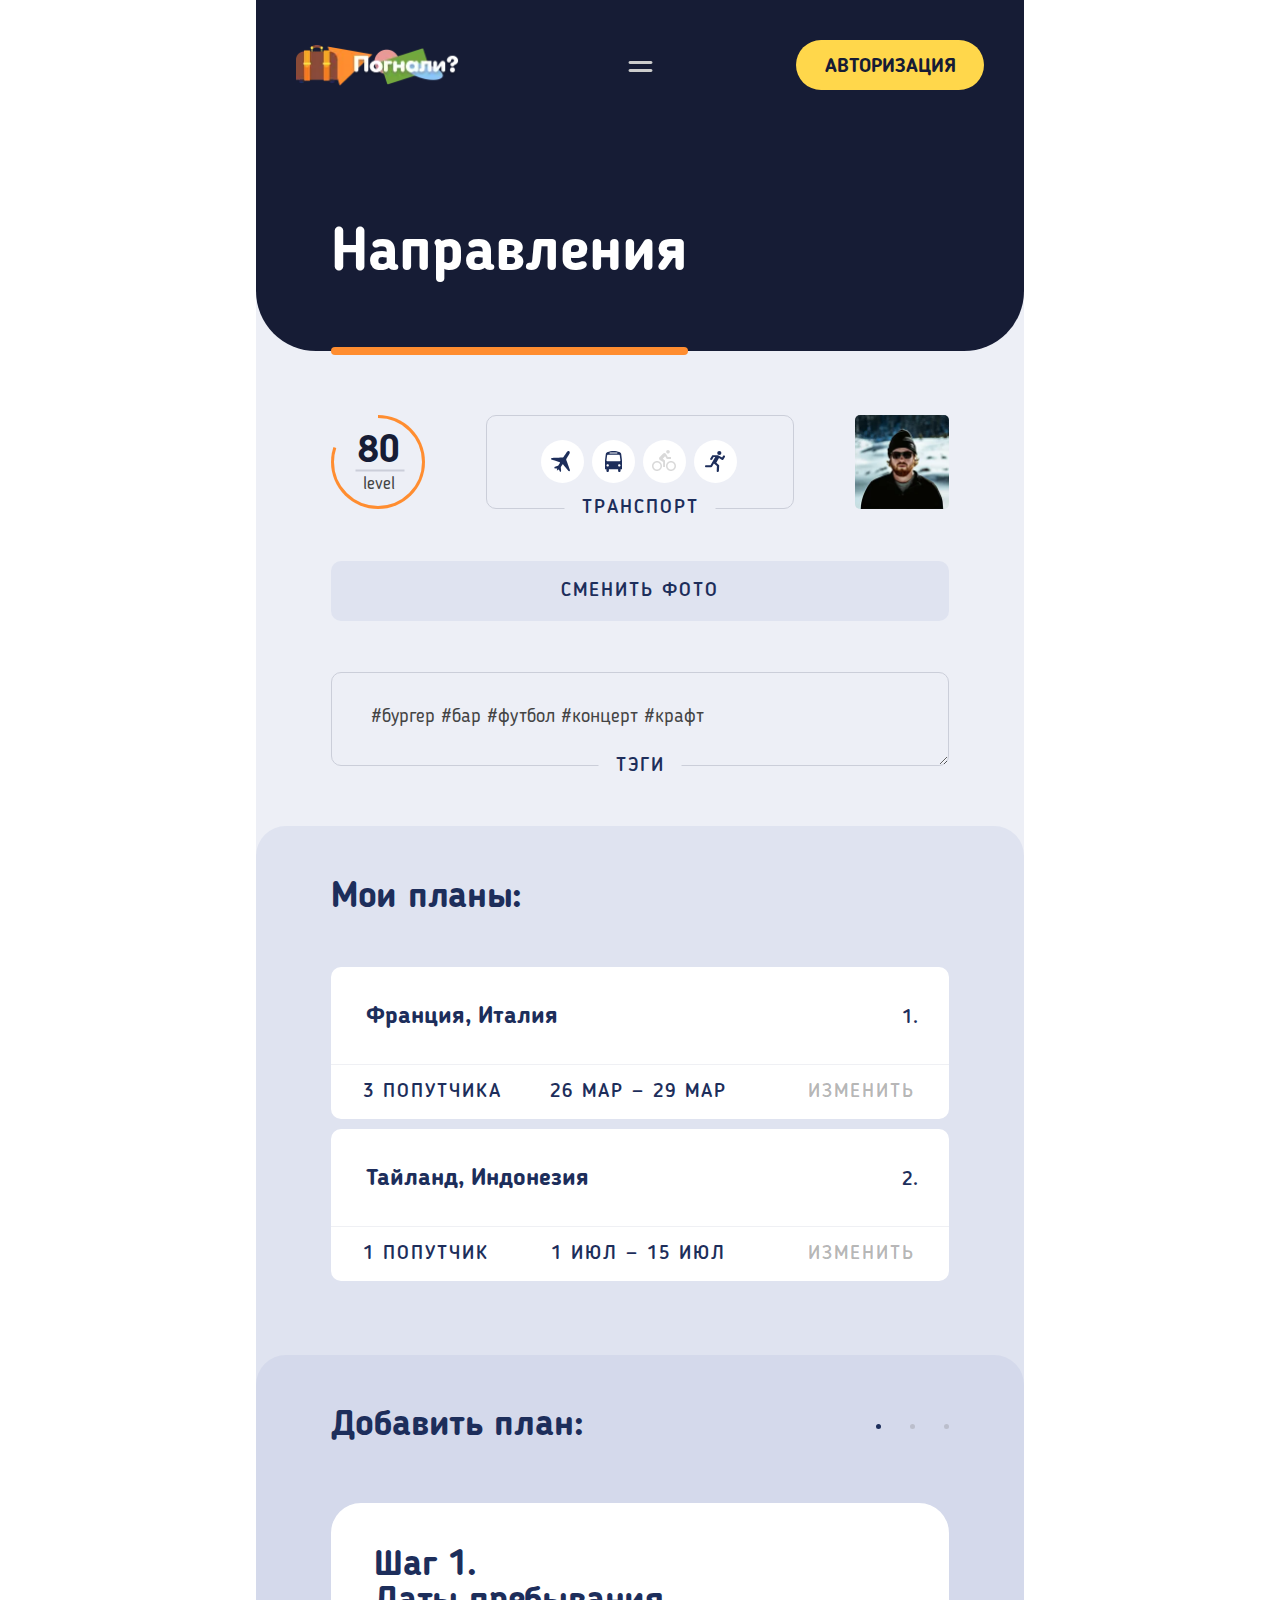
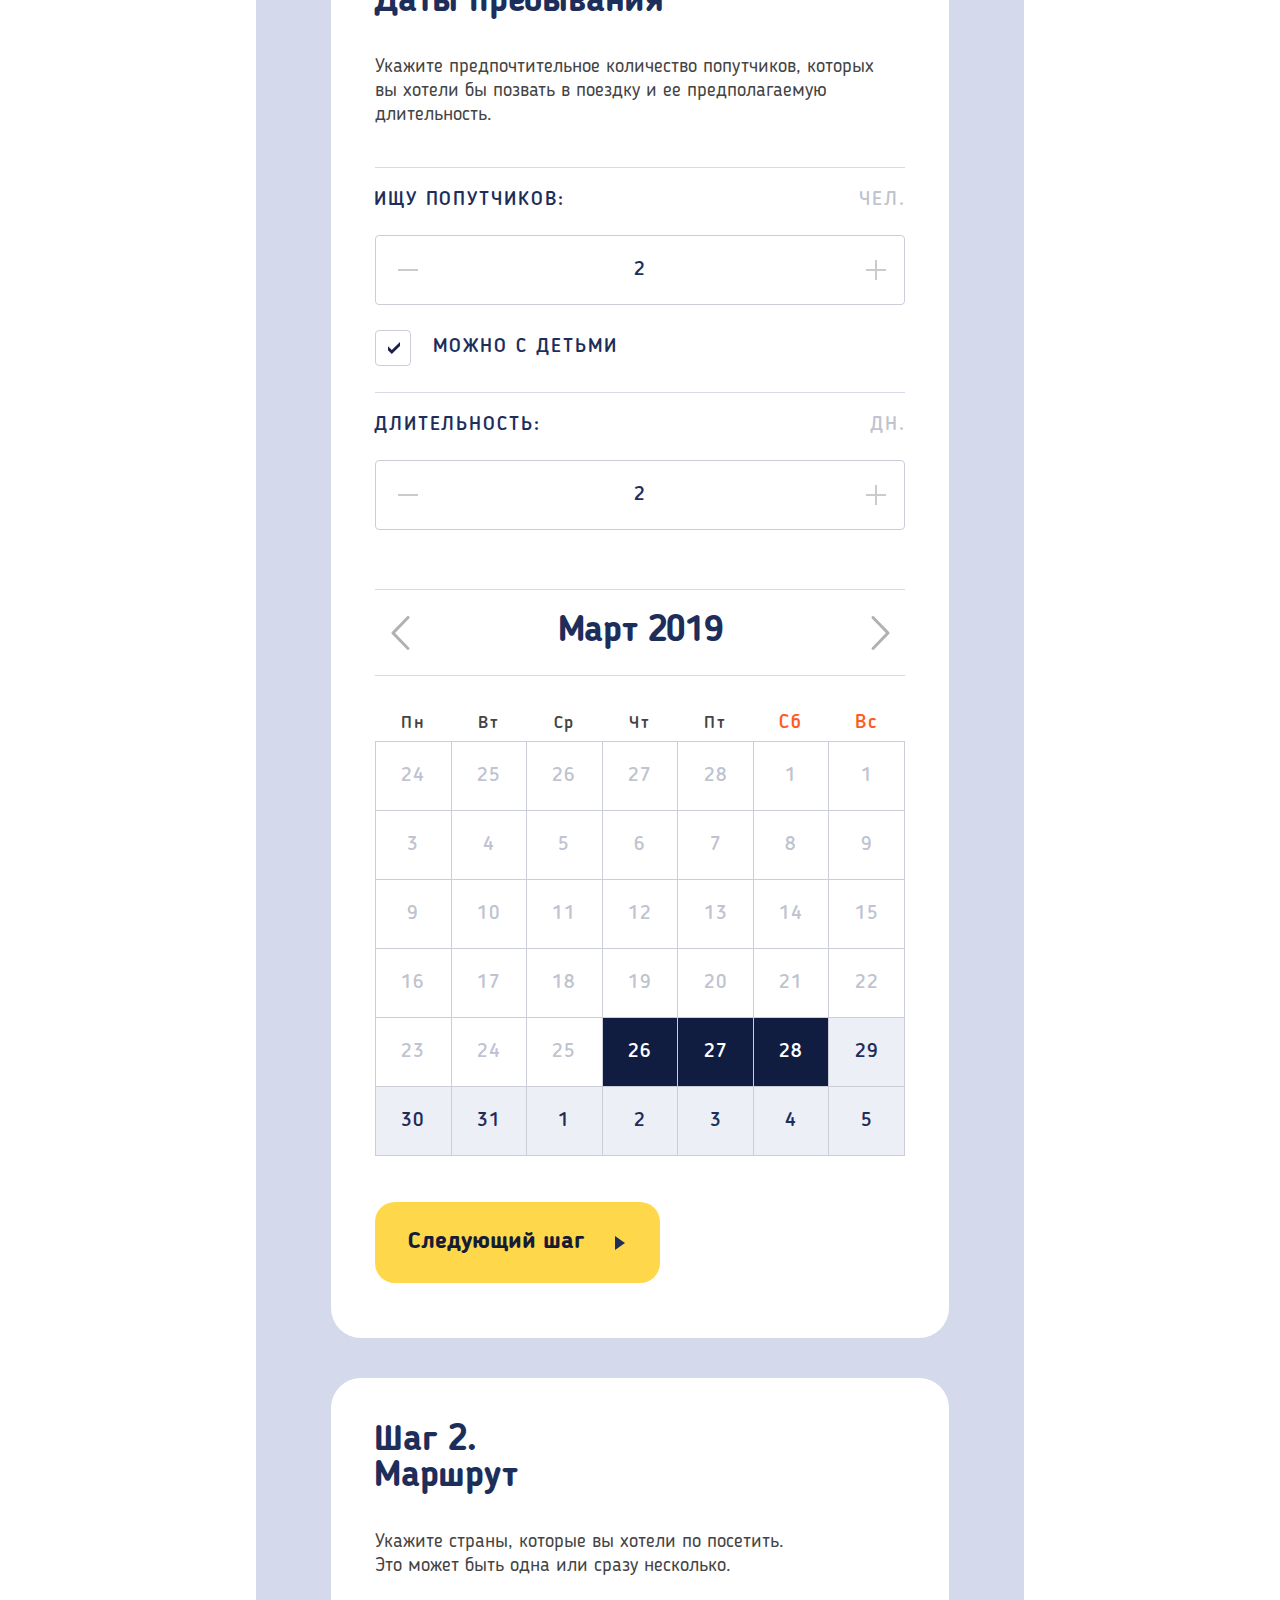
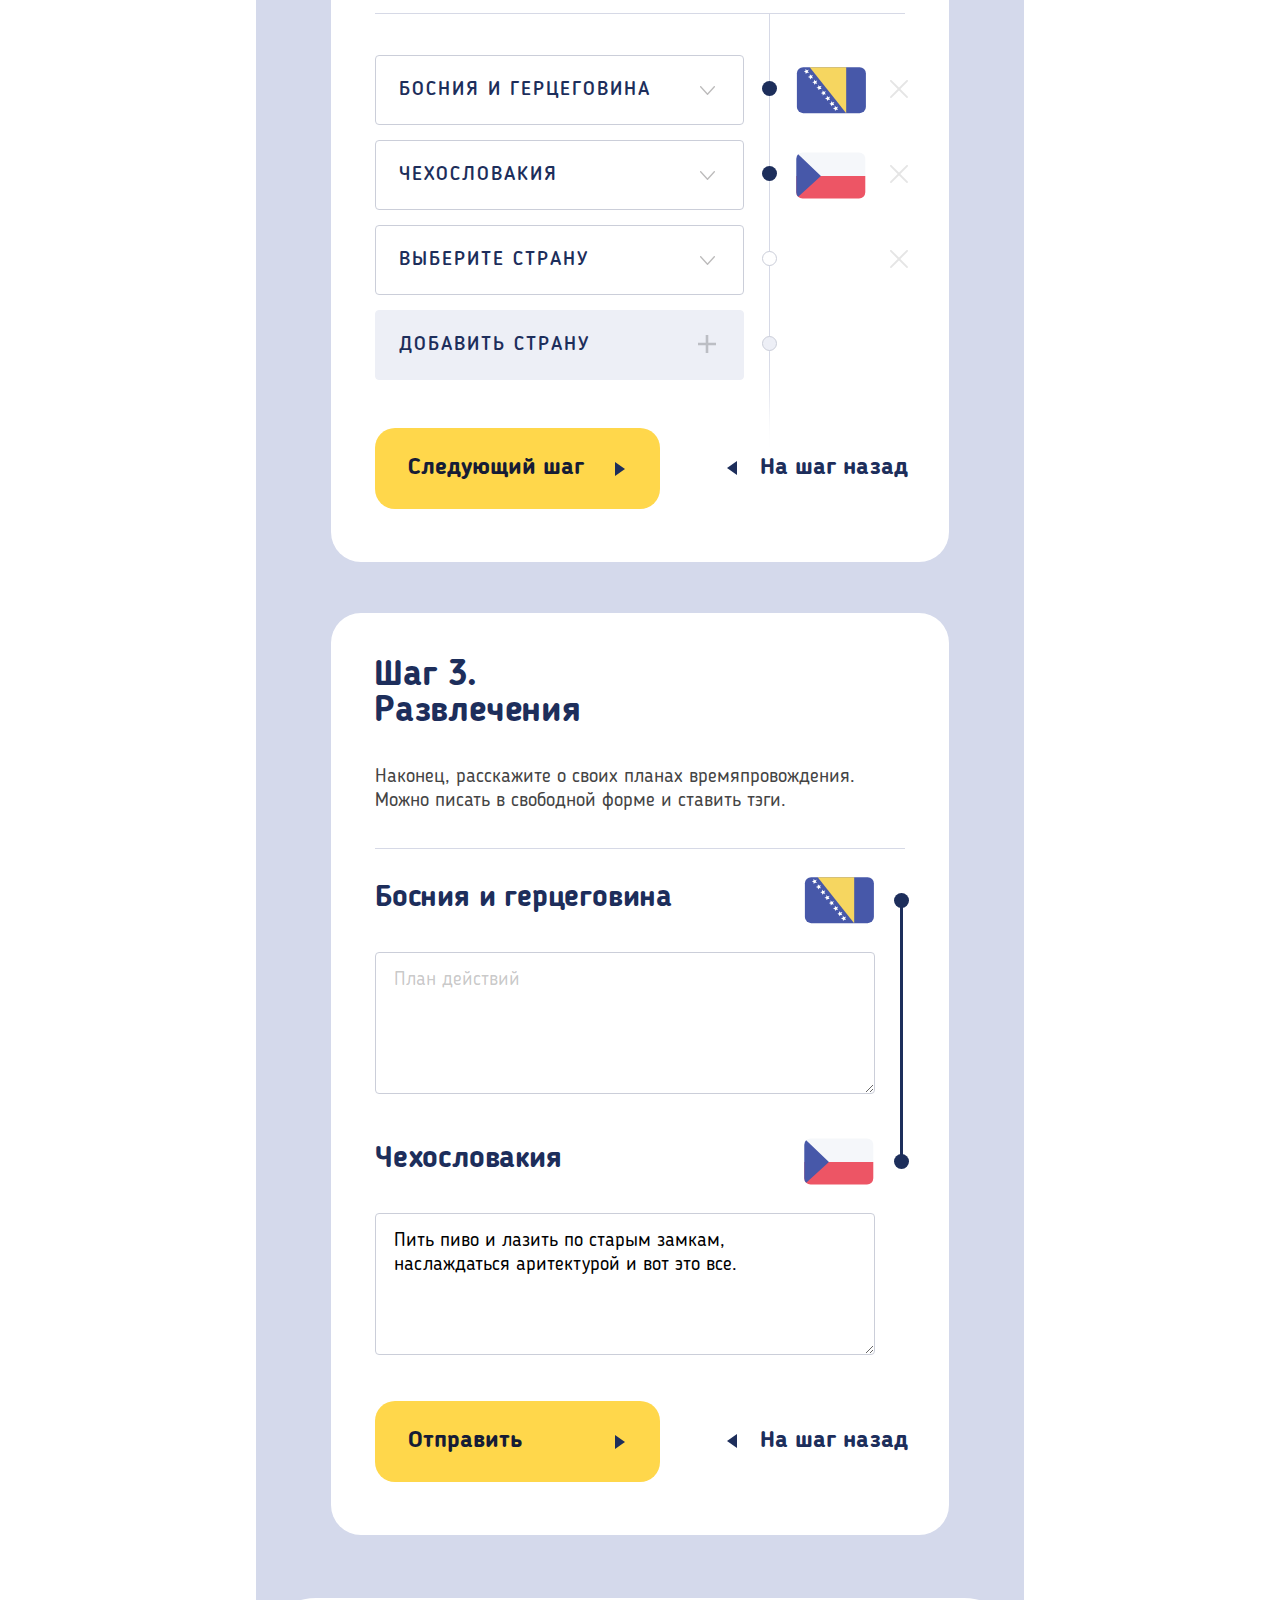
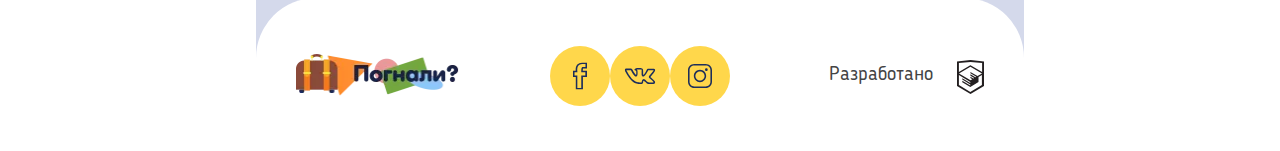
<file: form.html>
<!DOCTYPE html>
<html lang="ru">
  <head>
    <meta charset="utf-8">
    <title>HTML Academy: Погнали</title>
    <meta name="viewport" content="width=device-width,initial-scale=1">
    <meta name="format-detection" content="telephone=no">
    <link rel="stylesheet" href="css/style.min.css">
    <link rel="preload" href="css/style.min.css" as="style">
    <link rel="preload" href="fonts/bloggersans.woff2" as="font">
    <link rel="preload" href="fonts/bloggersans-bold.woff2" as="font">
    <link rel="preload" href="fonts/bloggersans-light.woff2" as="font">
    <link rel="preload" href="fonts/bloggersans-medium.woff2" as="font">
    <script>
      // Picture element HTML5 shiv
      document.createElement( "picture" );
    </script>
    <script src="js/picturefill.min.js" async=""></script>
  </head>
  <body>
    <div style="display: none;">
      <svg xmlns="http://www.w3.org/2000/svg" xmlns:xlink="http://www.w3.org/1999/xlink"><symbol id="icon-bike" viewbox="0 0 24 21"><path d="M16 3.6c1 0 1.8-.8 1.8-1.8S17 0 16 0s-1.8.8-1.8 1.8.8 1.8 1.8 1.8zm3 7.4c-2.8 0-5 2.3-5 5s2.2 5 5 5 5-2.3 5-5-2.2-5-5-5zm0 8.6c-1.9 0-3.5-1.6-3.5-3.5s1.6-3.5 3.5-3.5 3.5 1.6 3.5 3.5-1.6 3.5-3.5 3.5zM14.8 8.9H19V7.1h-3.2l-1.9-3.3c-.3-.5-.8-.8-1.5-.8-.5 0-.9.2-1.2.5L7.5 7.2c-.3.3-.5.7-.5 1.2 0 .6.3 1.2.8 1.5l3.3 2v5H13v-6.5l-2.2-1.7 2.3-2.4 1.7 2.6zM5 11c-2.8 0-5 2.3-5 5s2.2 5 5 5 5-2.3 5-5-2.2-5-5-5zm0 8.6c-1.9 0-3.5-1.6-3.5-3.5s1.6-3.5 3.5-3.5 3.5 1.5 3.5 3.5-1.6 3.5-3.5 3.5z"></path></symbol><symbol id="icon-bus" viewbox="0 0 17 21"><path d="M16.2 3.1c-.2-1.2-1-1.6-2.1-2.1-1.1-.4-3.7-1-5.6-1C6.6 0 4 .6 2.9 1c-1.1.5-1.8.9-2.1 2.1L0 9.5v8.8h1.4v1.4c0 1.7 2.5 1.7 2.5 0v-1.4h9.2v1.4c0 1.7 2.5 1.7 2.5 0v-1.4H17V9.5l-.8-6.4zM5 1.6h7c.7 0 .7 1 0 1H5c-.7.1-.7-1 0-1zm-2.3 14c-.6 0-1.2-.5-1.2-1.2s.5-1.2 1.2-1.2c.6 0 1.2.5 1.2 1.2-.1.6-.6 1.2-1.2 1.2zm5.7-5.4H2.2c-.6 0-.7-.4-.7-.9l.6-4.7c.1-.6.3-.9 1-.9h10.7c.7 0 .9.4 1 .9l.6 4.7c.1.4-.1.9-.7.9H8.4zm5.9 5.4c-.6 0-1.2-.5-1.2-1.2s.5-1.2 1.2-1.2c.6 0 1.2.5 1.2 1.2 0 .6-.5 1.2-1.2 1.2z"></path></symbol><symbol id="icon-contacts-mail" viewbox="0 0 36 26"><path d="M0 23c0 1.6 1.3 3 3 3h30c1.7 0 3-1.3 3-3V3c0-1.6-1.3-3-3-3H3C1.3 0 0 1.3 0 3v20zm11-10L4.2 6.2c-.6-.6-.6-1.5 0-2 .6-.6 1.5-.6 2.1 0l11 10.9c.4.4 1.2.4 1.6 0l11-10.9c.6-.6 1.5-.6 2.1 0 .6.6.6 1.5 0 2L25 13l6.9 6.8c.6.6.6 1.5 0 2-.6.6-1.5.6-2.1 0L22.9 15s-2.1 2.2-2.5 2.5c-.6.6-1.4 1-2.4 1-.9 0-1.8-.4-2.4-1L13.1 15l-6.9 6.8c-.6.6-1.5.6-2.1 0-.6-.6-.6-1.5 0-2L11 13z"></path></symbol><symbol id="icon-contacts-phone" viewbox="0 0 36 36"><path d="M18 0C11.6 0 5.2 1.1 2.8 3.4.9 5.3.2 8.7 0 10.8v.3c0 .8.7 1.5 1.5 1.5.1 0 3.7-.3 5.9-.5h.2c.8 0 1.5-.7 1.5-1.5v-3C9 6.7 9.7 6 10.7 6h14.7c.8 0 1.6.7 1.6 1.7v3c0 .8.7 1.5 1.5 1.5h.2c2.2.2 5.8.5 5.9.5.8 0 1.5-.7 1.5-1.5v-.3c-.2-2.1-.9-5.5-2.8-7.4C30.8 1.1 24.4 0 18 0zm0 19.5c-1.7 0-3 1.3-3 3s1.3 3 3 3 3-1.3 3-3-1.3-3-3-3zm-2.3-6.8v-1.9c0-1-.8-1.9-1.9-1.9s-1.8.9-1.8 2v1.9L1.9 23.6c-.7.7-1.1 1.6-1.1 2.7v3c0 1.7 1.3 3 3 3h.8v1.9c0 1 .8 1.9 1.9 1.9s1.9-.8 1.9-1.9v-1.9h19.5v1.9c0 1 .8 1.9 1.9 1.9 1 0 1.9-.8 1.9-1.9v-1.9h.8c1.7 0 3-1.3 3-3v-3c0-1.1-.4-2-1.1-2.7L24 12.7v-1.9c0-1-.8-1.9-1.9-1.9s-1.9.8-1.9 1.9v1.9h-4.5zm2.3 3.8c3.3 0 6 2.7 6 6s-2.7 6-6 6-6-2.7-6-6 2.7-6 6-6z"></path></symbol><symbol id="icon-facebook" viewbox="0 0 11 21"><path d="M7.8 21H2.2v-9.8H0V6.4h2.1c-.1-2.2.3-3.8 1.3-4.9C4.2.6 5.5.1 7.1 0H11v4.7H7.9c-.1.2-.2.8-.2 1.7H11v4.8H7.8V21zm-4.4-1.1h3.1v-9.8h3.2V7.5H6.5v-.6c0-1.5 0-2.9.8-3.4l.2-.1h2.3V1.1H7.1c-1.2.1-2.2.5-2.8 1.2-.8.9-1.1 2.5-.9 4.6l.1.6H1.2v2.6h2.2v9.8z"></path></symbol><symbol id="icon-htmlacademy" viewbox="0 0 27 34"><path d="M13.6 0h-.2L0 1.4V26l13.5 8L27 26V1.4L13.6 0zm5.7 16.8l-.9.5-5-3v1.4l3.8 2.3-.8.5-3-1.8v1.4l1.9 1.1-1.8 1.1L2 13.6l11.4-6.8L25 13.5l-4.5 2.6-7.1-4.2v1.4l5.9 3.5zM1.9 15.1l11.4 6.8v1l-8-4.7v1.4l8 4.8v1.1l-8-4.7v1.4l8 4.8 8.2-4.9V17l3.4-2v10l-11.6 6.9-11.4-7v-9.8zm0-3v-9l11.6-1.2 11.6 1.2v9L13.5 5.3v-.1h-.2v.1L1.9 12.1z" fill="#231f20"></path></symbol><symbol id="icon-instagram" viewbox="0 0 23 23"><path d="M17 1.5c2.5 0 4.5 2 4.5 4.5v11c0 2.5-2 4.5-4.5 4.5H6c-2.5 0-4.5-2-4.5-4.5V6c0-2.5 2-4.5 4.5-4.5h11M17 0H6C2.7 0 0 2.7 0 6v11c0 3.3 2.7 6 6 6h11c3.3 0 6-2.7 6-6V6c0-3.3-2.7-6-6-6z"></path><path d="M11.5 7.1c2.4 0 4.4 2 4.4 4.4 0 2.4-2 4.4-4.4 4.4-2.4 0-4.4-2-4.4-4.4 0-2.4 2-4.4 4.4-4.4m0-1.5c-3.3 0-5.9 2.7-5.9 5.9s2.7 5.9 5.9 5.9 5.9-2.7 5.9-5.9-2.6-5.9-5.9-5.9z"></path><circle cx="17.6" cy="5.4" r="1.3"></circle></symbol><symbol id="icon-menu-close-mobile" viewbox="0 0 19 19">
  <path d="M10.88 9.5l7.83-7.83A1 1 0 0 0 17.33.29L9.5 8.12 1.67.29A1 1 0 0 0 .29 1.67L8.12 9.5.29 17.33a1 1 0 0 0 0 1.38 1 1 0 0 0 1.38 0l7.83-7.83 7.83 7.83a1 1 0 0 0 1.38 0 1 1 0 0 0 0-1.38z"></path>
</symbol><symbol id="icon-menu-close-tablet" viewbox="0 0 18 18">
  <path d="M10.31 9l7.42-7.42A.93.93 0 0 0 16.42.27L9 7.69 1.58.27A.93.93 0 0 0 .27 1.58L7.69 9 .27 16.42a.93.93 0 0 0 0 1.31.93.93 0 0 0 1.31 0L9 10.31l7.42 7.42a.93.93 0 0 0 1.31 0 .93.93 0 0 0 0-1.31z"></path>
</symbol><symbol id="icon-menu-mobile" viewbox="0 0 25 11">
  <path d="M1.5 3h22A1.54 1.54 0 0 0 25 1.5 1.54 1.54 0 0 0 23.5 0h-22A1.54 1.54 0 0 0 0 1.5 1.54 1.54 0 0 0 1.5 3zM23.5 8h-22a1.5 1.5 0 0 0 0 3h22a1.5 1.5 0 0 0 0-3z"></path>
</symbol><symbol id="icon-menu-tablet" viewbox="0 0 24 11">
  <path d="M24 1.5A1.54 1.54 0 0 1 22.5 3h-21A1.54 1.54 0 0 1 0 1.5 1.54 1.54 0 0 1 1.5 0h21A1.54 1.54 0 0 1 24 1.5zM24 9.5a1.54 1.54 0 0 1-1.5 1.5h-21A1.54 1.54 0 0 1 0 9.5 1.54 1.54 0 0 1 1.5 8h21A1.54 1.54 0 0 1 24 9.5z"></path>
</symbol><symbol id="icon-month-arrow-left" viewbox="0 0 18 34"><path d="M3.6 17l14-14.4c.6-.6.6-1.6 0-2.1-.6-.6-1.5-.6-2.1 0L.4 15.9c-.6.6-.6 1.6 0 2.1l15.1 15.5c.3.3.7.4 1 .4s.8-.1 1-.4c.6-.6.6-1.6 0-2.1L3.6 17z"></path></symbol><symbol id="icon-month-arrow-right" viewbox="0 0 18 34"><path d="M14.4 17L.4 2.6C-.1 2-.1 1 .4.4 1-.2 1.9-.2 2.5.4l15.1 15.5c.6.6.6 1.6 0 2.1L2.5 33.6c-.3.3-.7.4-1 .4s-.8-.1-1-.4c-.6-.6-.6-1.6 0-2.1L14.4 17z"></path></symbol><symbol id="icon-plane" viewbox="0 0 19 21"><path d="M18.9 18.9c-.1-.3-3.7-10.1-3.7-10.1-.1-.5.1-.7.3-1.1 0 0 2.1-3.5 2.8-4.6.7-1.2.6-2.3-.1-2.8s-1.7-.1-2.5 1-3 4.5-3 4.5c-.3.4-.4.7-.9.8-.1-.1-10.3.4-10.6.4-.3 0-.7.1-1 .6-.4.7-.2.9.2 1 0 0 8 2.6 8.3 2.7.3 0 .3.2.2.6-.2.4-1.4 2.3-1.6 2.6-.1.2-.2.2-.4.3l-2.8 1c-.1 0-.3.1-.4.3l-.4.6c-.2.3-.1.5.2.5.3.1 2.1.2 2.1.2s.3.1.4.1c.2.1.4.3.2.6-.3.6-.4 1.2-.2 1.3s.6-.2 1-.7c.2-.3.4-.2.6 0 .2-.1.4.1.4.1s.8 1.6 1 1.9c.2.3.4.3.6 0l.4-.6c.1-.1.1-.3.1-.5l-.3-3.1c0-.2 0-.2.1-.5.1-.2 1.4-2.2 1.6-2.5.2-.3.4-.3.6-.1.2.2 5.7 6.7 5.7 6.7.3.3.5.4.9-.2.4-.4.3-.8.2-1z"></path></symbol><symbol id="icon-run" viewbox="0 0 20 21"><ellipse cx="14.3" cy="2" rx="2.1" ry="2"></ellipse><path d="M19.4 4.6c-.5-.2-1.2-.1-1.4.4l-.9 1.6L13 4.3c-.2-.1-.3-.1-.6-.1H7.9c-.4 0-.7.1-.9.5L5.3 7.6c-.3.5-.1 1.1.4 1.3.2.1.4.1.5.1.4 0 .8-.2 1-.5l1.4-2.4h1.6l-4.7 8.1H1.1c-.6 0-1.1.4-1.1 1s.5 1 1.1 1h5c.4 0 .7-.2.9-.5l1.9-3.2 3 2.6-.2 4.9c-.1.5.4 1 1 1h.1c.6 0 1-.4 1.1-.9l.3-5.4c0-.3-.1-.6-.3-.8l-2.6-2.2L14 7.1l3.1 1.8c0 .1.4.2.6.1.3-.1.5-.2.7-.5L19.9 6c.3-.5.1-1.1-.5-1.4z"></path></symbol><symbol id="icon-small-cross" viewbox="0 0 9 9"><path d="M5.2 4.5L8.9.8c.1-.2.1-.5 0-.7s-.5-.1-.7 0L4.5 3.8.8.1C.6 0 .3 0 .1.1S0 .6.1.8l3.7 3.7L.1 8.2c-.1.2-.1.5 0 .7.1.1.3.1.4.1s.2 0 .3-.1l3.7-3.7 3.7 3.7c.1.1.2.1.3.1s.2 0 .3-.1c.2-.2.2-.5.1-.7L5.2 4.5z"></path></symbol><symbol id="icon-topmenu-mail" viewbox="0 0 18 14"><path d="M14.9 1.8c1.2-1 .9-1.8-.7-1.8H3.7c-1.5 0-1.8.8-.6 1.8l3.7 3.1c1.2 1 3.2 1 4.4 0l3.7-3.1z"></path><path d="M11.9 7.1c-1.2 1-2.2 1.8-2.2 1.8-.1.1-.2.1-.3.1h-.1c-.1.1-.2.1-.3.1-.1 0-.2 0-.3-.1h-.1c-.1 0-.2 0-.3-.1 0 0-1-.8-2.2-1.8L2.2 3.8C1 2.8 0 3.3 0 4.8v6.3C0 12.7 1.3 14 2.8 14h12.3c1.6 0 2.8-1.3 2.8-2.8V4.8c0-1.6-1-2-2.2-1l-3.8 3.3z"></path></symbol><symbol id="icon-topmenu-phone" viewbox="0 0 18 18"><path d="M12.6 18h-.8c-3.6-.4-6.2-2.1-8.1-4.3C1.8 11.6.3 8.8 0 5V4c.1-.7.4-1.1.8-1.5C1.2 2 2 1.4 2.6 1.3c.5 0 1.3.3 1.6.8.3.4.4 1.2.6 1.8.1.6.4 1.4.4 2-.2.9-1.3 1.3-1.7 1.9 1.1 2.8 3 4.8 5.4 6.2.6-.3 1.2-1.4 2-1.4.3 0 .7.2 1 .3.3.1.6.2 1 .4.5.2 1.4.5 1.7.9.3.4.5 1.2.4 1.7-.1.8-1.6 1.8-2.4 2.1z"></path><path d="M9.1 1.1c4.3 0 7.8 3.6 7.8 8H18c0-5-4-9.1-8.9-9.1v1.1zm0 5.8V8c.6 0 1 .5 1 1.1h1.1c0-1.2-.9-2.2-2.1-2.2z"></path><path d="M9.1 4.6c2.4 0 4.4 2 4.4 4.5h1.2c0-3.1-2.5-5.7-5.5-5.7v1.2h-.1z"></path></symbol><symbol id="icon-vk" viewbox="0 0 30 15.8"><path d="M23.9 15.8c-.4 0-1.2-.1-2.1-.6-.6-.4-1.2-1-1.8-1.5-.4-.4-1.2-1.2-1.4-1.2-.3.1-.5.9-.5 1.6 0 .1 0 .8-.5 1.2-.4.4-1.1.5-1.2.5h-1.9c-1 0-4.4-.2-7.4-3C3.4 9.4.3 3 .1 2.7 0 2.2-.1 1.5.3 1.1.7.7 1.4.6 1.7.6h4.2c.1 0 .6.1 1 .3.4.2.6.7.6.7S8.1 3 9 4.3c1.3 2 1.9 2.5 2.1 2.6.2-.4.3-1.7.2-2.9 0-.5-.1-1.1-.3-1.3-.1-.1-.4-.3-.8-.3l-.7-.6c-.1-.7.6-1.2 1.1-1.4.7-.3 1.8-.4 3.1-.4h.7c1.2 0 1.6.1 2.1.2 1.7.4 1.6 1.7 1.6 3.3v2.1c0 .4 0 1 .1 1.3.2-.1.9-.7 2.1-2.5.8-1.2 1.4-2.5 1.5-2.8.2-.4.6-.9 1.6-.9h4.7c1 0 1.6.3 1.8.9.3.6.2 1.7-2.4 4.6-.4.4-.7.8-1 1.1-.6.7-1.2 1.4-1.2 1.6.1.1.7.6 1.3 1.1 1.5 1.2 2.5 2.3 3 3.1.5.8.4 1.3.3 1.7-.4.9-1.6 1-1.9 1h-4.1zm-5.3-4.9c.9 0 1.7.8 2.5 1.6.5.5 1 1 1.5 1.3.7.4 1.3.4 1.4.4h3.9c.2 0 .4-.1.5-.1 0 0 0-.1-.1-.2-.4-.7-1.4-1.7-2.7-2.7-1.2-1-1.8-1.5-1.9-2.2-.1-.8.5-1.4 1.6-2.7.3-.3.6-.7 1-1.1 1.6-1.8 2-2.6 2.1-3h-5.3c-.2.4-.8 1.8-1.6 3-1.9 2.8-2.8 3.2-3.4 3.2-.2 0-.4 0-.6-.1-1-.6-1-1.8-.9-2.8V3.4c.1-1.7 0-1.7-.4-1.8-.4-.1-.7-.1-1.9-.2h-.7c-.6 0-1.3 0-1.9.1l.3.3c.6.7.6 2 .6 2.2.1 1.6.1 3.8-1 4.3-.2.1-.4.1-.6.1-.9 0-1.9-.9-3.4-3.3-.8-1.2-1.5-2.7-1.5-2.8L6 2.2c-.1 0-.2-.1-.3-.1H1.6c.6 1.2 3.4 6.6 6.5 9.5 2.7 2.5 5.8 2.6 6.4 2.6h1.9s.2-.1.3-.1V14c0-.3 0-2.6 1.6-3 .1-.1.2-.1.3-.1z"></path></symbol></svg>
    </div>
    <header class="page-header page-header--no-index">
      <div class="page-header__container">
        <div class="page-header__inner">
          <nav class="page-header__main-nav main-nav main-nav--closed main-nav--nojs">
            <a class="main-nav__logo" href="index.html">
              <picture>
                <source type="image/webp" media="(min-width: 1440px)" srcset="img/logo-desktop-blue@1x.webp 1x, img/logo-desktop-blue@2x.webp 2x">
                <source type="image/webp" media="(min-width: 768px)" srcset="img/logo-tablet-blue@1x.webp 1x, img/logo-tablet-blue@2x.webp 2x">
                <source type="image/webp" srcset="img/logo-mobile-blue@1x.webp 1x, img/logo-mobile-blue@2x.webp 2x">
                <source media="(min-width: 1440px)" srcset="img/logo-desktop-blue@1x.png 1x, img/logo-desktop-blue@2x.png 2x">
                <source media="(min-width: 768px)" srcset="img/logo-tablet-blue@1x.png 1x, img/logo-tablet-blue@2x.png 2x">
                <img class="main-nav__logo-image main-nav__logo-image--blue" src="img/logo-mobile-blue@1x.png" srcset="img/logo-mobile-blue@2x.png 2x" alt="Погнали?">
              </picture>
              <picture>
                <source type="image/webp" media="(min-width: 1440px)" srcset="img/logo-desktop-white@1x.webp 1x, img/logo-desktop-white@2x.webp 2x">
                <source type="image/webp" media="(min-width: 768px)" srcset="img/logo-tablet-white@1x.webp 1x, img/logo-tablet-white@2x.webp 2x">
                <source type="image/webp" srcset="img/logo-mobile-white@1x.webp 1x, img/logo-mobile-white@2x.webp 2x">
                <source media="(min-width: 1440px)" srcset="img/logo-desktop-white@1x.png 1x, img/logo-desktop-white@2x.png 2x">
                <source media="(min-width: 768px)" srcset="img/logo-tablet-white@1x.png 1x, img/logo-tablet-white@2x.png 2x">
                <img class="main-nav__logo-image main-nav__logo-image--white" src="img/logo-mobile-white@1x.png" srcset="img/logo-mobile-white@2x.png 2x" alt="Погнали?">
              </picture>
            </a>
            <button class="main-nav__toggle" type="button">
              <span class="visually-hidden">Меню</span>
              <svg class="main-nav__toggle-icon main-nav__toggle-icon--menu-mobile" width="25" height="11">
                <use xlink:href="#icon-menu-mobile"></use>
              </svg>
              <svg class="main-nav__toggle-icon main-nav__toggle-icon--menu-tablet" width="0" height="0">
                <use xlink:href="#icon-menu-tablet"></use>
              </svg>
              <svg class="main-nav__toggle-icon main-nav__toggle-icon--close-mobile" width="0" height="0">
                <use xlink:href="#icon-menu-close-mobile"></use>
              </svg>
              <svg class="main-nav__toggle-icon main-nav__toggle-icon--close-tablet" width="0" height="0">
                <use xlink:href="#icon-menu-close-tablet"></use>
              </svg>
            </button>
            <ul class="main-nav__site-list site-list">
              <li class="site-list__item  site-list__item--active">
                <a class="site-list__link" href="#">
                  <span class="site-list__text" data-hover="О сервисе">О сервисе</span>
                </a>
              </li>
              <li class="site-list__item">
                <a class="site-list__link" href="form.html">
                  <span class="site-list__text" data-hover="Направления">Направления</span>
                </a>
              </li>
              <li class="site-list__item">
                <a class="site-list__link" href="catalog.html">
                  <span class="site-list__text" data-hover="Попутчики">Попутчики</span>
                </a>
              </li>
            </ul>
            <ul class="main-nav__user-list user-list">
              <li class="user-list__item">
                <a class="btn btn--3 user-list__login" href="#">Авторизация</a>
              </li>
            </ul>
            <ul class="main-nav__contact-list contact-list contact-list--menu">
              <li class="contact-list__item contact-list__item--phone">
                <a class="contact-list__link" href="tel:88005558628">
                  <span class="contact-list__round">
                    <svg class="contact-list__icon contact-list__icon--contacts" width="18" height="18">
                      <use xlink:href="#icon-contacts-phone"></use>
                    </svg>
                    <svg class="contact-list__icon contact-list__icon--topmenu" width="0" height="0">
                      <use xlink:href="#icon-topmenu-phone"></use>
                    </svg>
                  </span>
                  <span class="contact-list__text">8 800 555-86-28</span>
                </a>
              </li>
              <li class="contact-list__item contact-list__item--mail">
                <a class="contact-list__link" href="mailto:mail@htmlacademy.ru">
                  <span class="contact-list__round">
                    <svg class="contact-list__icon contact-list__icon--contacts" width="18" height="13">
                      <use xlink:href="#icon-contacts-mail"></use>
                    </svg>
                    <svg class="contact-list__icon contact-list__icon--topmenu" width="0" height="0">
                      <use xlink:href="#icon-topmenu-mail"></use>
                    </svg>
                  </span>
                  <span class="contact-list__text">mail@htmlacademy.ru</span>
                </a>
              </li>
            </ul>
            <ul class="main-nav__social-list social-list social-list--header">
              <li class="social-list__item">
                <a class="social-list__link social-list__link--header" href="https://facebook.com/" target="_blank" aria-label="Facebook">Facebook
                  <svg class="social-list__img social-list__img--header social-list__img--header--fb" width="11" height="21">
                    <use xlink:href="#icon-facebook"></use>
                  </svg>
                </a>
              </li>
              <li class="social-list__item">
                <a class="social-list__link social-list__link--header" href="https://vk.com/" target="_blank" aria-label="ВКонтакте">ВКонтакте
                  <svg class="social-list__img social-list__img--header social-list__img--header--vk" width="23" height="18">
                    <use xlink:href="#icon-vk"></use>
                  </svg>
                </a>
              </li>
              <li class="social-list__item">
                <a class="social-list__link social-list__link--header" href="https://www.instagram.com/" target="_blank" aria-label="Instagram">Instagram
                  <svg class="social-list__img social-list__img--header social-list__img--header--inst" width="18" height="18">
                    <use xlink:href="#icon-instagram"></use>
                  </svg>
                </a>
              </li>
            </ul>
          </nav>
        </div>
      </div>
    </header>
    <main class="page-main page-main--form">
      <div class="page-main__title">
        <h1 class="page-main__title-text">Направления</h1>
        <a class="page-main__return" href="index.html">На главную</a>
      </div>
      <form class="page-main__item page-main__item--user-card user-card" action="https://echo.htmlacademy.ru" enctype="multipart/form-data">
        <h3 class="visually-hidden">Петя Демин</h3>
        <div class="user-card__level-wrap">
          <h4 class="user-card__subtitle visually-hidden">Левел:</h4>
          <div class="user-card__level level level--form level--80">
            <svg class="level__svg-image" width="60" height="60" viewBox="0 0 100 100" version="1.1" xmlns="http://www.w3.org/2000/svg">
              <circle r="50" cx="50" cy="50"></circle>
            </svg>
            <div class="level__content">
              <div class="level__number">80</div>
              <div class="level__text">level</div>
            </div>
          </div>
        </div>
        <div class="user-card__img-wrap user-card__img-wrap--demin">
          <picture>
            <source type="image/webp" srcset="img/demin-tablet@1x.webp 1x, img/demin-tablet@2x.webp 2x">
            <img class="user-card__image" src="img/demin-tablet@1x.jpg" srcset="img/demin-tablet@2x.jpg 2x" alt="Пользователь">
          </picture>
        </div>
        <button class="btn btn--3 user-card__change-photo"><span>Сменить </span>фото</button>
        <div class="user-card__tag-wrap">
          <label>
            <span class="user-card__subtitle user-card__subtitle--tag">Тэги</span>
            <textarea class="user-card__tag" placeholder="Коротко о себе в виде 5-8 хештэгов">#бургер #бар #футбол #концерт #крафт</textarea>
          </label>
        </div>
        <div class="user-card__transport-wrap">
          <p class="user-card__subtitle user-card__subtitle--transport">Транспорт</p>
          <ul class="user-card__travel-modes travel-modes travel-modes--form">
            <li class="travel-modes__item travel-modes__item--plane">
              <label class="travel-modes__label" for="travel-mode-1">
                <input class="visually-hidden travel-modes__checkbox" id="travel-mode-1" type="checkbox" checked="">
                <span class="travel-modes__round"></span>
                <svg class="travel-modes__img travel-modes__img--plane" width="19" height="21">
                  <use xlink:href="#icon-plane"></use>
                </svg>
                <span class="travel-modes__text">Авиаперелет</span>
              </label>
            </li>
            <li class="travel-modes__item travel-modes__item--bus">
              <label class="travel-modes__label" for="travel-mode-2">
                <input class="visually-hidden travel-modes__checkbox" id="travel-mode-2" type="checkbox" checked="">
                <span class="travel-modes__round"></span>
                <svg class="travel-modes__img travel-modes__img--bus" width="17" height="21">
                  <use xlink:href="#icon-bus"></use>
                </svg>
                <span class="travel-modes__text">Автотранспорт</span>
              </label>
            </li>
            <li class="travel-modes__item travel-modes__item--bike">
              <label class="travel-modes__label" for="travel-mode-3">
                <input class="visually-hidden travel-modes__checkbox" id="travel-mode-3" type="checkbox">
                <span class="travel-modes__round"></span>
                <svg class="travel-modes__img travel-modes__img--bike" width="24" height="21">
                  <use xlink:href="#icon-bike"></use>
                </svg>
                <span class="travel-modes__text">Велосипед</span>
              </label>
            </li>
            <li class="travel-modes__item travel-modes__item--run">
              <label class="travel-modes__label" for="travel-mode-4">
                <input class="visually-hidden travel-modes__checkbox" id="travel-mode-4" type="checkbox" checked="">
                <span class="travel-modes__round"></span>
                <svg class="travel-modes__img travel-modes__img--run" width="20" height="21">
                  <use xlink:href="#icon-run"></use>
                </svg>
                <span class="travel-modes__text">Пешком</span>
              </label>
            </li>
          </ul>
        </div>
      </form>
      <section class="page-main__item page-main__item--my-plans my-plans">
        <h2 class="my-plans__title">Мои планы:</h2>
        <ol class="my-plans__list">
          <li class="my-plans__item plan-card">
            <h3 class="plan-card__title">Франция, Италия</h3>
            <ul class="plan-card__list">
              <li class="plan-card__item plan-card__item--number-travelers">3 попутчика</li>
              <li class="plan-card__item plan-card__item--date">26 мар — 29 мар</li>
            </ul>
            <a class="plan-card__change" href="#">Изменить</a>
          </li>
          <li class="my-plans__item plan-card">
            <h3 class="plan-card__title">Тайланд, Индонезия</h3>
            <ul class="plan-card__list">
              <li class="plan-card__item plan-card__item--number-travelers">1 попутчик</li>
              <li class="plan-card__item plan-card__item--date">1 июл — 15 июл</li>
            </ul>
            <a class="plan-card__change" href="#">Изменить</a>
          </li>
        </ol>
      </section>
      <section class="page-main__item page-main__item--add-plan add-plan add-plan--active1">
        <h2 class="add-plan__title">Добавить план:</h2>
        <form class="add-plan__form" method="get" action="https://echo.htmlacademy.ru">
          <fieldset class="add-plan__item add-plan__item--step1" id="step1">
            <ul class="add-plan__indicate">
              <li class="add-plan__indicate-item">Даты</li>
              <li class="add-plan__indicate-item">Маршрут</li>
              <li class="add-plan__indicate-item">Развлечения</li>
            </ul>
            <div class="add-plan__fieldset-inner form-step form-step--step1">
              <h3 class="form-step__title">Шаг 1.<br> Даты пребывания</h3>
              <p class="form-step__text">
                Укажите предпочтительное количество попутчиков, которых
                <span class="nowrap">вы хотели бы</span> позвать в поездку и ее предполагаемую длительность.
              </p>
              <p class="form-step__wrap form-step__wrap--number-travelers">
                <label class="form-step__label form-step__label--text" for="field-number-travelers">Ищу попутчиков:</label>
                <label class="form-step__label form-step__label--units" for="field-number-travelers">Чел.</label>
                <span class="form-step__input-wrap">
                  <button class="form-step__sign-btn form-step__sign-btn--minus" type="button">
                    <span class="visually-hidden">Минус</span>
                  </button>
                  <input class="form-step__input" id="field-number-travelers" type="text" value="2">
                  <button class="form-step__sign-btn form-step__sign-btn--plus" type="button">
                    <span class="form-step__img"></span>
                    <span class="visually-hidden">Плюс</span>
                  </button>
                </span>
              </p>
              <p class="form-step__wrap form-step__wrap--days">
                <label class="form-step__label form-step__label--text" for="field-days">Длительность:</label>
                <label class="form-step__label form-step__label--units" for="field-days">Дн.</label>
                <span class="form-step__input-wrap">
                  <button class="form-step__sign-btn form-step__sign-btn--minus" type="button">
                    <span class="visually-hidden">Минус</span>
                  </button>
                  <input class="form-step__input" id="field-days" type="text" value="2">
                  <button class="form-step__sign-btn form-step__sign-btn--plus" type="button">
                    <span class="visually-hidden">Плюс</span>
                  </button>
                </span>
              </p>
              <p class="form-step__wrap form-step__wrap--with-kids">
                <input class="form-step__input-checkbox visually-hidden" id="field-with-kids" type="checkbox" checked="">
                <label class="form-step__icon-checkbox" for="field-with-kids"></label>
                <label class="form-step__label" for="field-with-kids">Можно с детьми</label>
              </p>
              <p class="form-step__wrap form-step__wrap--month">
                <span class="form-step__input-wrap">
                  <button class="form-step__sign-btn form-step__sign-btn--left" type="button">
                    <span class="visually-hidden">Стрелка влево</span>
                    <svg class="form-step__img" width="9" height="18">
                      <use xlink:href="#icon-month-arrow-left"></use>
                    </svg>
                  </button>
                  <label>
                    <span class="visually-hidden">Месяц календаря</span>
                    <input class="form-step__input" type="text" value="Март 2019">
                  </label>
                  <button class="form-step__sign-btn form-step__sign-btn--right" type="button">
                    <span class="visually-hidden">Стрелка вправо</span>
                    <svg class="form-step__img" width="9" height="18">
                      <use xlink:href="#icon-month-arrow-right"></use>
                    </svg>
                  </button>
                </span>
              </p>
              <div class="form-step__calendar-wrap">
                <label class="visually-hidden">от
                  <input class="visually-hidden form-step__date form-step__date--from" type="text" value="2019-04-26">
                </label>
                <label class="visually-hidden">до
                  <input class="visually-hidden form-step__date form-step__date--to" type="text" value="2019-04-28">
                </label>
                <table class="form-step__calendar calendar">
                  <tr>
                    <th class="calendar__cell calendar__cell--day-week">П<span>н</span></th>
                    <th class="calendar__cell calendar__cell--day-week">В<span>т</span></th>
                    <th class="calendar__cell calendar__cell--day-week">С<span>р</span></th>
                    <th class="calendar__cell calendar__cell--day-week">Ч<span>т</span></th>
                    <th class="calendar__cell calendar__cell--day-week">П<span>т</span></th>
                    <th class="calendar__cell calendar__cell--day-week-end">С<span>б</span></th>
                    <th class="calendar__cell calendar__cell--day-week-end">В<span>с</span></th>
                  </tr>
                  <tr>
                    <td class="calendar__cell calendar__cell--past">24</td>
                    <td class="calendar__cell calendar__cell--past">25</td>
                    <td class="calendar__cell calendar__cell--past">26</td>
                    <td class="calendar__cell calendar__cell--past">27</td>
                    <td class="calendar__cell calendar__cell--past">28</td>
                    <td class="calendar__cell calendar__cell--past">1<span> мар</span></td>
                    <td class="calendar__cell calendar__cell--past">1<span> мар</span></td>
                  </tr>
                  <tr>
                    <td class="calendar__cell calendar__cell--past">3</td>
                    <td class="calendar__cell calendar__cell--past">4</td>
                    <td class="calendar__cell calendar__cell--past">5</td>
                    <td class="calendar__cell calendar__cell--past">6</td>
                    <td class="calendar__cell calendar__cell--past">7</td>
                    <td class="calendar__cell calendar__cell--past">8</td>
                    <td class="calendar__cell calendar__cell--past">9</td>
                  </tr>
                  <tr>
                    <td class="calendar__cell calendar__cell--past">9</td>
                    <td class="calendar__cell calendar__cell--past">10</td>
                    <td class="calendar__cell calendar__cell--past">11</td>
                    <td class="calendar__cell calendar__cell--past">12</td>
                    <td class="calendar__cell calendar__cell--past">13</td>
                    <td class="calendar__cell calendar__cell--past">14</td>
                    <td class="calendar__cell calendar__cell--past">15</td>
                  </tr>
                  <tr>
                    <td class="calendar__cell calendar__cell--past">16</td>
                    <td class="calendar__cell calendar__cell--past">17</td>
                    <td class="calendar__cell calendar__cell--past">18</td>
                    <td class="calendar__cell calendar__cell--past">19</td>
                    <td class="calendar__cell calendar__cell--past">20</td>
                    <td class="calendar__cell calendar__cell--past">21</td>
                    <td class="calendar__cell calendar__cell--past">22</td>
                  </tr>
                  <tr>
                    <td class="calendar__cell calendar__cell--past">23</td>
                    <td class="calendar__cell calendar__cell--past">24</td>
                    <td class="calendar__cell calendar__cell--past">25</td>
                    <td class="calendar__cell calendar__cell--future calendar__cell--mark calendar__cell--today">26<span><br>Заезд</span></td>
                    <td class="calendar__cell calendar__cell--future calendar__cell--mark">27</td>
                    <td class="calendar__cell calendar__cell--future calendar__cell--mark">28<span><br>Выезд</span></td>
                    <td class="calendar__cell calendar__cell--future">29</td>
                  </tr>
                  <tr>
                    <td class="calendar__cell calendar__cell--future">30</td>
                    <td class="calendar__cell calendar__cell--future">31</td>
                    <td class="calendar__cell calendar__cell--future">1</td>
                    <td class="calendar__cell calendar__cell--future">2</td>
                    <td class="calendar__cell calendar__cell--future">3</td>
                    <td class="calendar__cell calendar__cell--future">4</td>
                    <td class="calendar__cell calendar__cell--future">5</td>
                  </tr>
                </table>
              </div>
              <a class="btn btn--3 form-step__btn-main form-step__btn-main--next" href="#step2">Следующий шаг</a>
            </div>
          </fieldset>
          <fieldset class="add-plan__item add-plan__item--step2" id="step2">
            <ul class="add-plan__indicate">
              <li class="add-plan__indicate-item">Даты</li>
              <li class="add-plan__indicate-item">Маршрут</li>
              <li class="add-plan__indicate-item">Развлечения</li>
            </ul>
            <div class="add-plan__fieldset-inner form-step form-step--step2">
              <h3 class="form-step__title">Шаг 2.<br> Маршрут</h3>
              <p class="form-step__text">
                Укажите страны, которые вы хотели по посетить. <br>Это может быть одна или сразу несколько.
              </p>
              <ul class="form-step__country-list1 country-list1">
                <li class="country-list1__item country-item country-item--selected">
                  <div class="country-item__field-wrap">
                    <label class="country-item__label visually-hidden">
                      <span class="visually-hidden">Выбор страны</span>
                      <select class="country-item__select" name="country">
                        <option value="country-1" selected="">Босния и герцегов</option>
                        <option value="country-2">Чехословакия</option>
                      </select>
                    </label>
                    <span class="country-item__field-text">Босния и герцеговина</span>
                    <button class="country-item__btn-toggle" type="button">
                      <span class="visually-hidden">Список стран</span>
                      <svg class="country-item__btn-img" width="9" height="9">
                        <use xlink:href="#icon-small-cross"></use>
                      </svg>
                    </button>
                  </div>
                  <div class="country-item__flag country-item__flag--bosnia"></div>
                  <button class="country-item__btn2 country-item__btn2--delete" type="button">
                    <span class="visually-hidden">Удалить позицию</span>
                    <svg class="country-item__btn-img" width="9" height="9">
                      <use xlink:href="#icon-small-cross"></use>
                    </svg>
                  </button>
                  <button class="country-item__btn2 country-item__btn2--add" type="button">
                    <span class="visually-hidden">Добавить позицию</span>
                  </button>
                </li>
                <li class="country-list1__item country-item country-item--selected">
                  <div class="country-item__field-wrap">
                    <label class="country-item__label visually-hidden">
                      <span class="visually-hidden">Выбор страны</span>
                      <select class="country-item__select" name="country">
                        <option value="country-1">Босния и герцегов</option>
                        <option value="country-2" selected="">Чехословакия</option>
                      </select>
                    </label>
                    <span class="country-item__field-text">Чехословакия</span>
                    <button class="country-item__btn-toggle" type="button">
                      <span class="visually-hidden">Список стран</span>
                      <svg class="country-item__btn-img" width="9" height="9">
                        <use xlink:href="#icon-small-cross"></use>
                      </svg>
                    </button>
                  </div>
                  <div class="country-item__flag country-item__flag--czech"></div>
                  <button class="country-item__btn2 country-item__btn2--delete" type="button">
                    <span class="visually-hidden">Удалить позицию</span>
                    <svg class="country-item__btn-img" width="9" height="9">
                      <use xlink:href="#icon-small-cross"></use>
                    </svg>
                  </button>
                  <button class="country-item__btn2 country-item__btn2--add" type="button">
                    <span class="visually-hidden">Добавить позицию</span>
                  </button>
                </li>                                                                
                <li class="country-list1__item country-item country-item--unselected">
                  <div class="country-item__field-wrap">
                    <label class="country-item__label visually-hidden">
                      <span class="visually-hidden">Выбор страны</span>
                      <select class="country-item__select" name="country">
                        <option value="country-1">Босния и герцегов</option>
                        <option value="country-2" selected="">Чехословакия</option>
                      </select>
                    </label>
                    <span class="country-item__field-text">Выберите страну</span>
                    <button class="country-item__btn-toggle" type="button">
                      <span class="visually-hidden">Список стран</span>
                      <svg class="country-item__btn-img" width="9" height="9">
                        <use xlink:href="#icon-small-cross"></use>
                      </svg>
                    </button>
                    <div class="country-item__dropdown alphabet">
                      <ul class="alphabet__list">
                        <li class="alphabet__item alphabet__item--active">А</li>
                        <li class="alphabet__item">Б</li>
                        <li class="alphabet__item">В</li>
                        <li class="alphabet__item">Г</li>
                        <li class="alphabet__item">Д</li>
                        <li class="alphabet__item">Е</li>
                        <li class="alphabet__item">Ё</li>
                        <li class="alphabet__item">Ж</li>
                        <li class="alphabet__item">З</li>
                        <li class="alphabet__item">И</li>
                        <li class="alphabet__item">Й</li>
                        <li class="alphabet__item">К</li>
                        <li class="alphabet__item">Л</li>
                        <li class="alphabet__item">М</li>
                        <li class="alphabet__item">Н</li>
                        <li class="alphabet__item">О</li>
                        <li class="alphabet__item">П</li>
                        <li class="alphabet__item">Р</li>
                        <li class="alphabet__item">С</li>
                        <li class="alphabet__item">Т</li>
                        <li class="alphabet__item">У</li>
                        <li class="alphabet__item">Ф</li>
                        <li class="alphabet__item">Х</li>
                        <li class="alphabet__item">Ц</li>
                        <li class="alphabet__item">Ч</li>
                        <li class="alphabet__item">Ш</li>
                        <li class="alphabet__item">Щ</li>
                        <li class="alphabet__item">Э</li>
                        <li class="alphabet__item">Ю</li>
                        <li class="alphabet__item">Я</li>
                      </ul>
                      <ul class="country-list2 country-list2--outside">
                        <li class="country-list2__item">
                          <a class="country-list2__link" href="#">Афганистан</a>
                        </li>
                        <li class="country-list2__item">
                          <a class="country-list2__link" href="#">Албания</a>
                        </li>
                        <li class="country-list2__item">
                          <a class="country-list2__link" href="#">Алгерия</a>
                        </li>
                        <li class="country-list2__item">
                          <a class="country-list2__link" href="#">Андорра</a>
                        </li>
                        <li class="country-list2__item">
                          <a class="country-list2__link" href="#">Аргентина</a>
                        </li>
                        <li class="country-list2__item">
                          <a class="country-list2__link" href="#">Армения</a>
                        </li>
                        <li class="country-list2__item">
                          <a class="country-list2__link" href="#">Австралия</a>
                        </li>
                        <li class="country-list2__item">
                          <a class="country-list2__link" href="#">Австрия</a>
                        </li>
                        <li class="country-list2__item">
                          <a class="country-list2__link" href="#">Азербайджанм</a>
                        </li>
                      </ul>
                    </div>
                  </div>
                  <div class="country-item__flag"></div>
                  <button class="country-item__btn2 country-item__btn2--delete" type="button">
                    <span class="visually-hidden">Удалить позицию</span>
                    <svg class="country-item__btn-img" width="9" height="9">
                      <use xlink:href="#icon-small-cross"></use>
                    </svg>
                  </button>
                  <button class="country-item__btn2 country-item__btn2--add" type="button">
                    <span class="visually-hidden">Добавить позицию</span>
                  </button>
                </li>
                <li class="country-list1__item country-item country-item--add-country">
                  <div class="country-item__field-wrap">
                    <label class="country-item__label visually-hidden">
                      <span class="visually-hidden">Выбор страны</span>
                      <select class="country-item__select" name="country">
                        <option value="country-1">Босния и герцегов</option>
                        <option value="country-2" selected="">Чехословакия</option>
                      </select>
                    </label>
                    <span class="country-item__field-text">Добавить страну</span>
                    <button class="country-item__btn-toggle" type="button">
                      <span class="visually-hidden">Список стран</span>
                      <svg class="country-item__btn-img" width="9" height="9">
                        <use xlink:href="#icon-small-cross"></use>
                      </svg>
                    </button>
                  </div>
                  <div class="country-item__flag"></div>
                  <button class="country-item__btn2 country-item__btn2--delete" type="button">
                    <span class="visually-hidden">Удалить позицию</span>
                    <svg class="country-item__btn-img" width="9" height="9">
                      <use xlink:href="#icon-small-cross"></use>
                    </svg>
                  </button>
                  <button class="country-item__btn2 country-item__btn2--add" type="button">
                    <span class="visually-hidden">Добавить позицию</span>
                  </button>
                </li>
              </ul>
              <a class="btn btn--3 form-step__btn-main form-step__btn-main--next" href="#step3">Следующий шаг</a>
              <a class="form-step__btn-main form-step__btn-main--back" href="#step1">На шаг назад</a>
            </div>
          </fieldset>
          <fieldset class="add-plan__item add-plan__item--step3" id="step3">
            <ul class="add-plan__indicate">
              <li class="add-plan__indicate-item">Даты</li>
              <li class="add-plan__indicate-item">Маршрут</li>
              <li class="add-plan__indicate-item">Развлечения</li>
            </ul>
            <div class="add-plan__fieldset-inner form-step form-step--step3">
              <h3 class="form-step__title">Шаг 3.<br> Развлечения</h3>
              <p class="form-step__text">
                Наконец, расскажите о своих планах времяпровождения. <br>Можно писать в свободной форме и ставить тэги.
              </p>
              <ul class="entertainment-list">
                <li class="entertainment-list__item">
                  <label class="entertainment-list__label entertainment-list__label--bosnia" for="entertainment-country-1">
                    <span class="entertainment-list__label-cut">Босния и герцеговина</span>
                  </label>
                  <textarea class="entertainment-list__textarea" id="entertainment-country-1" name="entertainment-country-1" cols="28" rows="4" placeholder="План действий"></textarea>
                </li>
                <li class="entertainment-list__item">
                  <label class="entertainment-list__label entertainment-list__label--czech" for="entertainment-country-2">
                    <span class="entertainment-list__label-cut">Чехословакия</span>
                  </label>
                  <textarea class="entertainment-list__textarea" id="entertainment-country-2" name="entertainment-country-2" cols="28" rows="4" placeholder="План действий">Пить пиво и лазить по&#160;старым замкам, наслаждаться&#160;аритектурой и вот это все.</textarea>
                </li>
              </ul>
              <button class="btn btn--3 form-step__btn-main form-step__btn-main--next" type="submit">Отправить</button>
              <a class="form-step__btn-main form-step__btn-main--back" href="#step2">На шаг назад</a>
            </div>
          </fieldset>
        </form>
      </section>
    </main>
    <footer class="page-footer page-footer--form">
      <a class="page-footer__logo" href="index.html">
        <picture>
          <source type="image/webp" media="(min-width: 1440px)" srcset="img/logo-desktop-blue@1x.webp 1x, img/logo-desktop-blue@2x.webp 2x">
          <source type="image/webp" media="(min-width: 768px)" srcset="img/logo-tablet-blue@1x.webp 1x, img/logo-tablet-blue@2x.webp 2x">
          <source type="image/webp" srcset="img/logo-mobile-blue@1x.webp 1x, img/logo-mobile-blue@2x.webp 2x">
          <source media="(min-width: 1440px)" srcset="img/logo-desktop-blue@1x.png 1x, img/logo-desktop-blue@2x.png 2x">
          <source media="(min-width: 768px)" srcset="img/logo-tablet-blue@1x.png 1x, img/logo-tablet-blue@2x.png 2x">
          <img class="page-footer__logo-image" src="img/logo-mobile-blue@1x.png" srcset="img/logo-mobile-blue@2x.png 2x" alt="Погнали?">
        </picture>
      </a>
      <ul class="page-footer__social-list social-list">
        <li class="social-list__item">
          <a class="social-list__link social-list__link--footer" href="https://facebook.com/" target="_blank" aria-label="Facebook">Facebook
            <svg class="social-list__img social-list__img--footer social-list__img--footer--fb" width="11" height="21">
              <use xlink:href="#icon-facebook"></use>
            </svg>
          </a>
        </li>
        <li class="social-list__item">
          <a class="social-list__link social-list__link--footer" href="https://vk.com/" target="_blank" aria-label="ВКонтакте">ВКонтакте
            <svg class="social-list__img social-list__img--footer social-list__img--footer--vk" width="23" height="12">
              <use xlink:href="#icon-vk"></use>
            </svg>
          </a>
        </li>
        <li class="social-list__item">
          <a class="social-list__link social-list__link--footer" href="https://www.instagram.com/" target="_blank" aria-label="Instagram">Instagram
            <svg class="social-list__img social-list__img--footer social-list__img--footer--inst" width="18" height="18">
              <use xlink:href="#icon-instagram"></use>
            </svg>
          </a>
        </li>
      </ul>
      <a class="page-footer__copyright copyright" href="https://htmlacademy.ru/intensive/adaptive">
        <span class="copyright__text">Разработано</span>
        <span class="visually-hidden">HTML Academy</span>
        <svg class="copyright__logo" width="27" height="34">
          <use xlink:href="#icon-htmlacademy"></use>
        </svg>
      </a>
    </footer>
    <script src="js/script.js"></script>
  </body>
</html>
</file>
